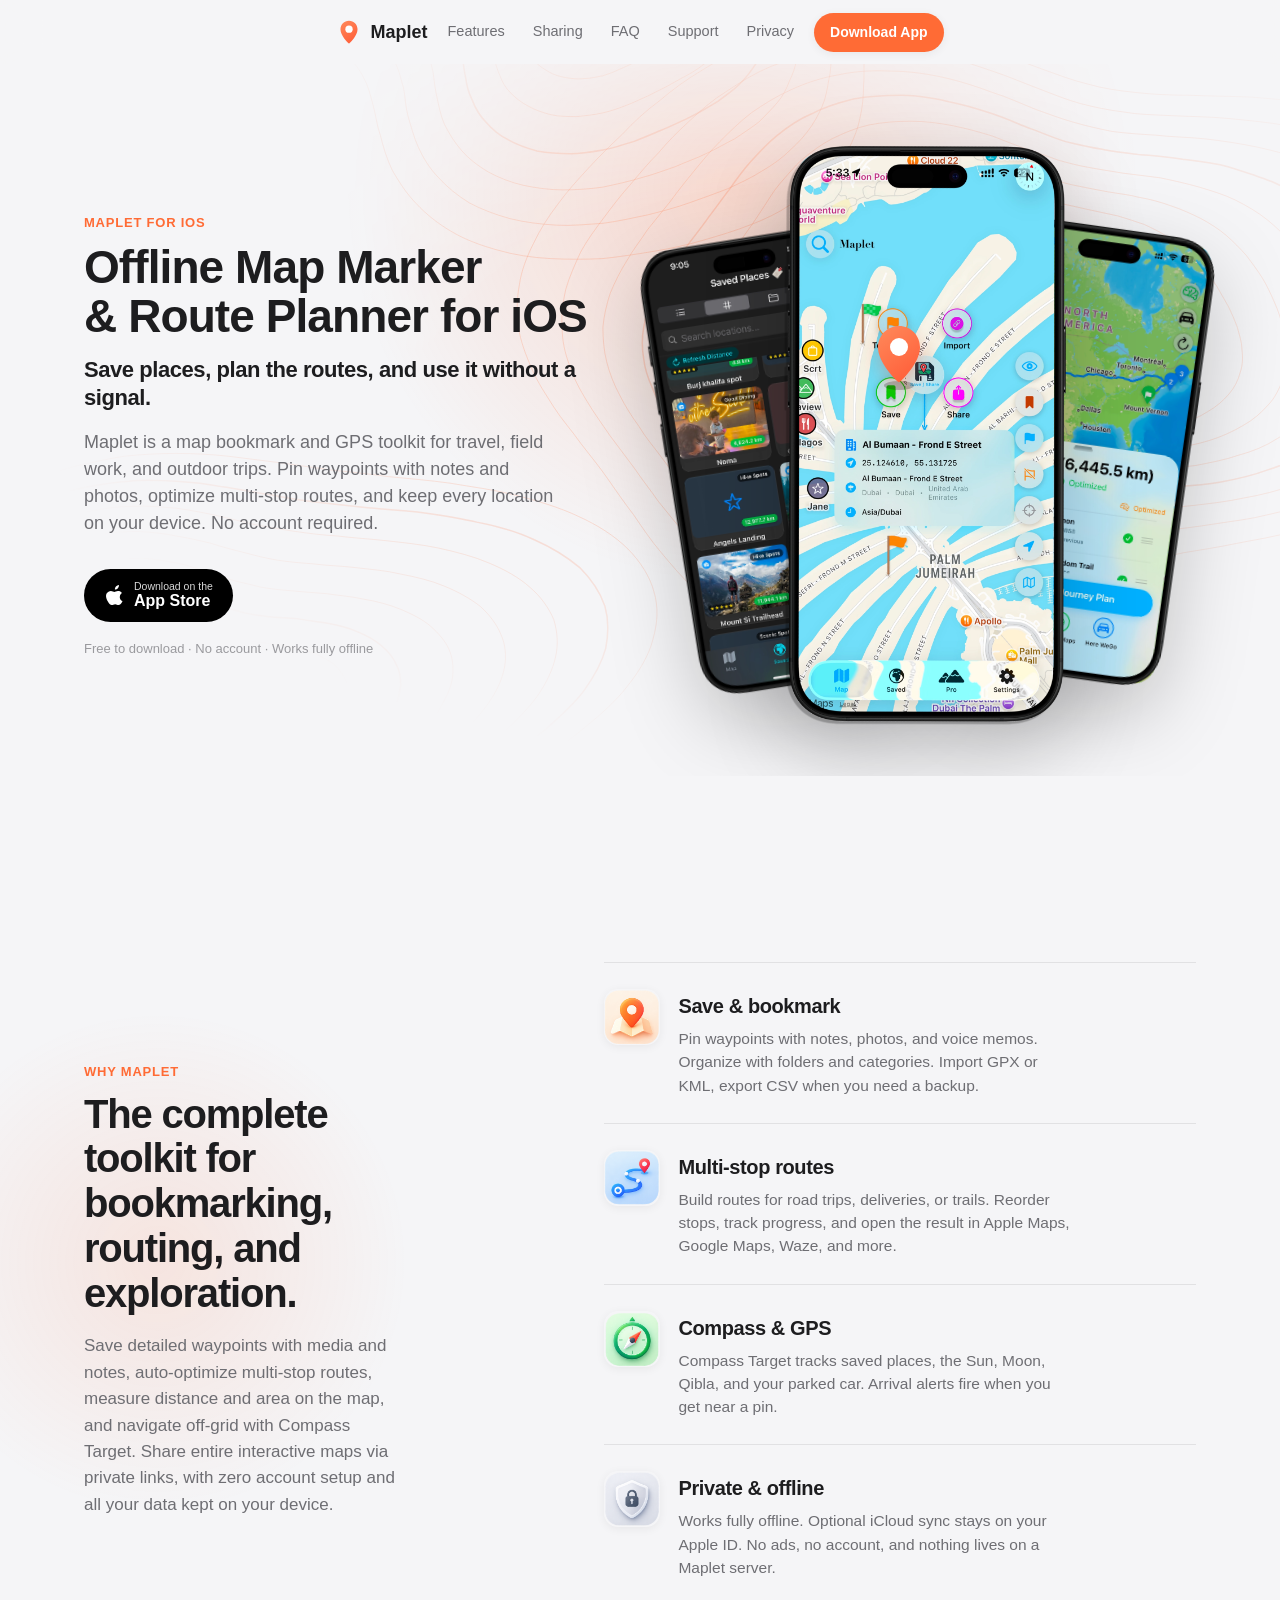
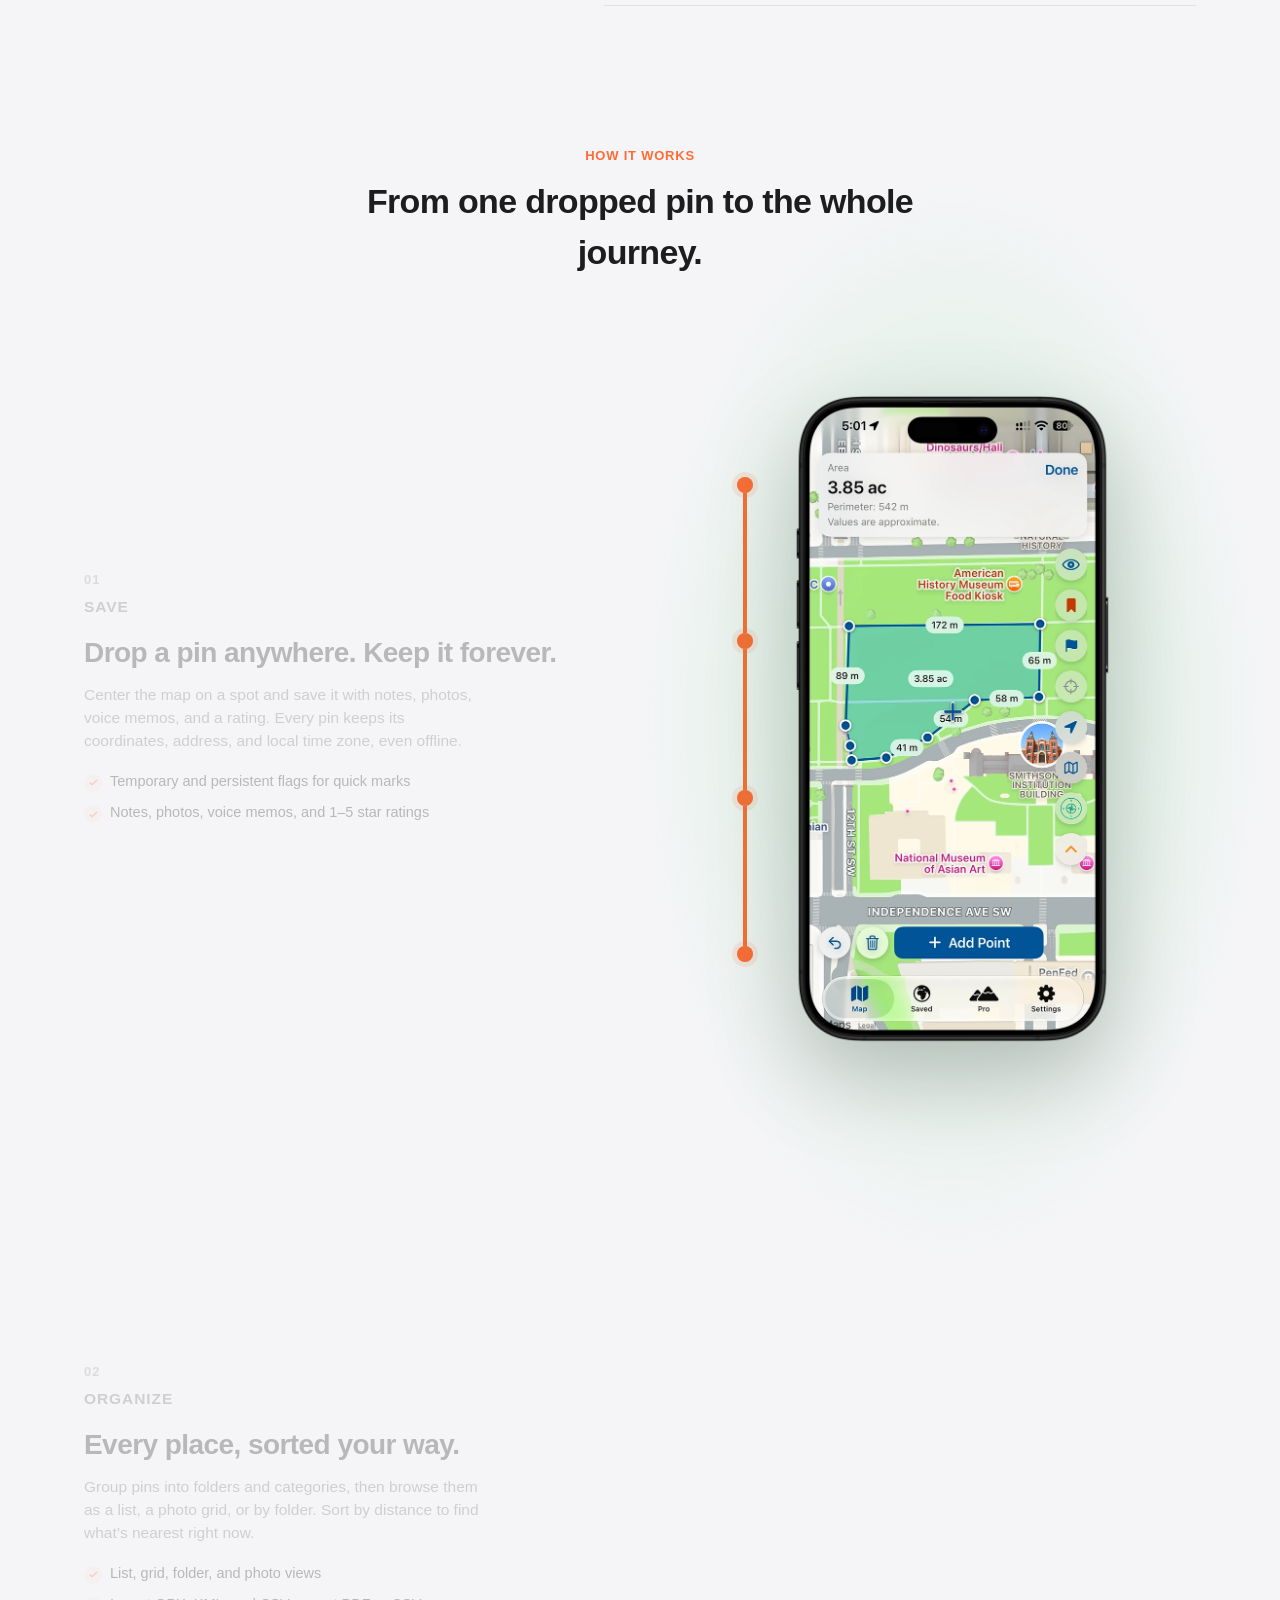
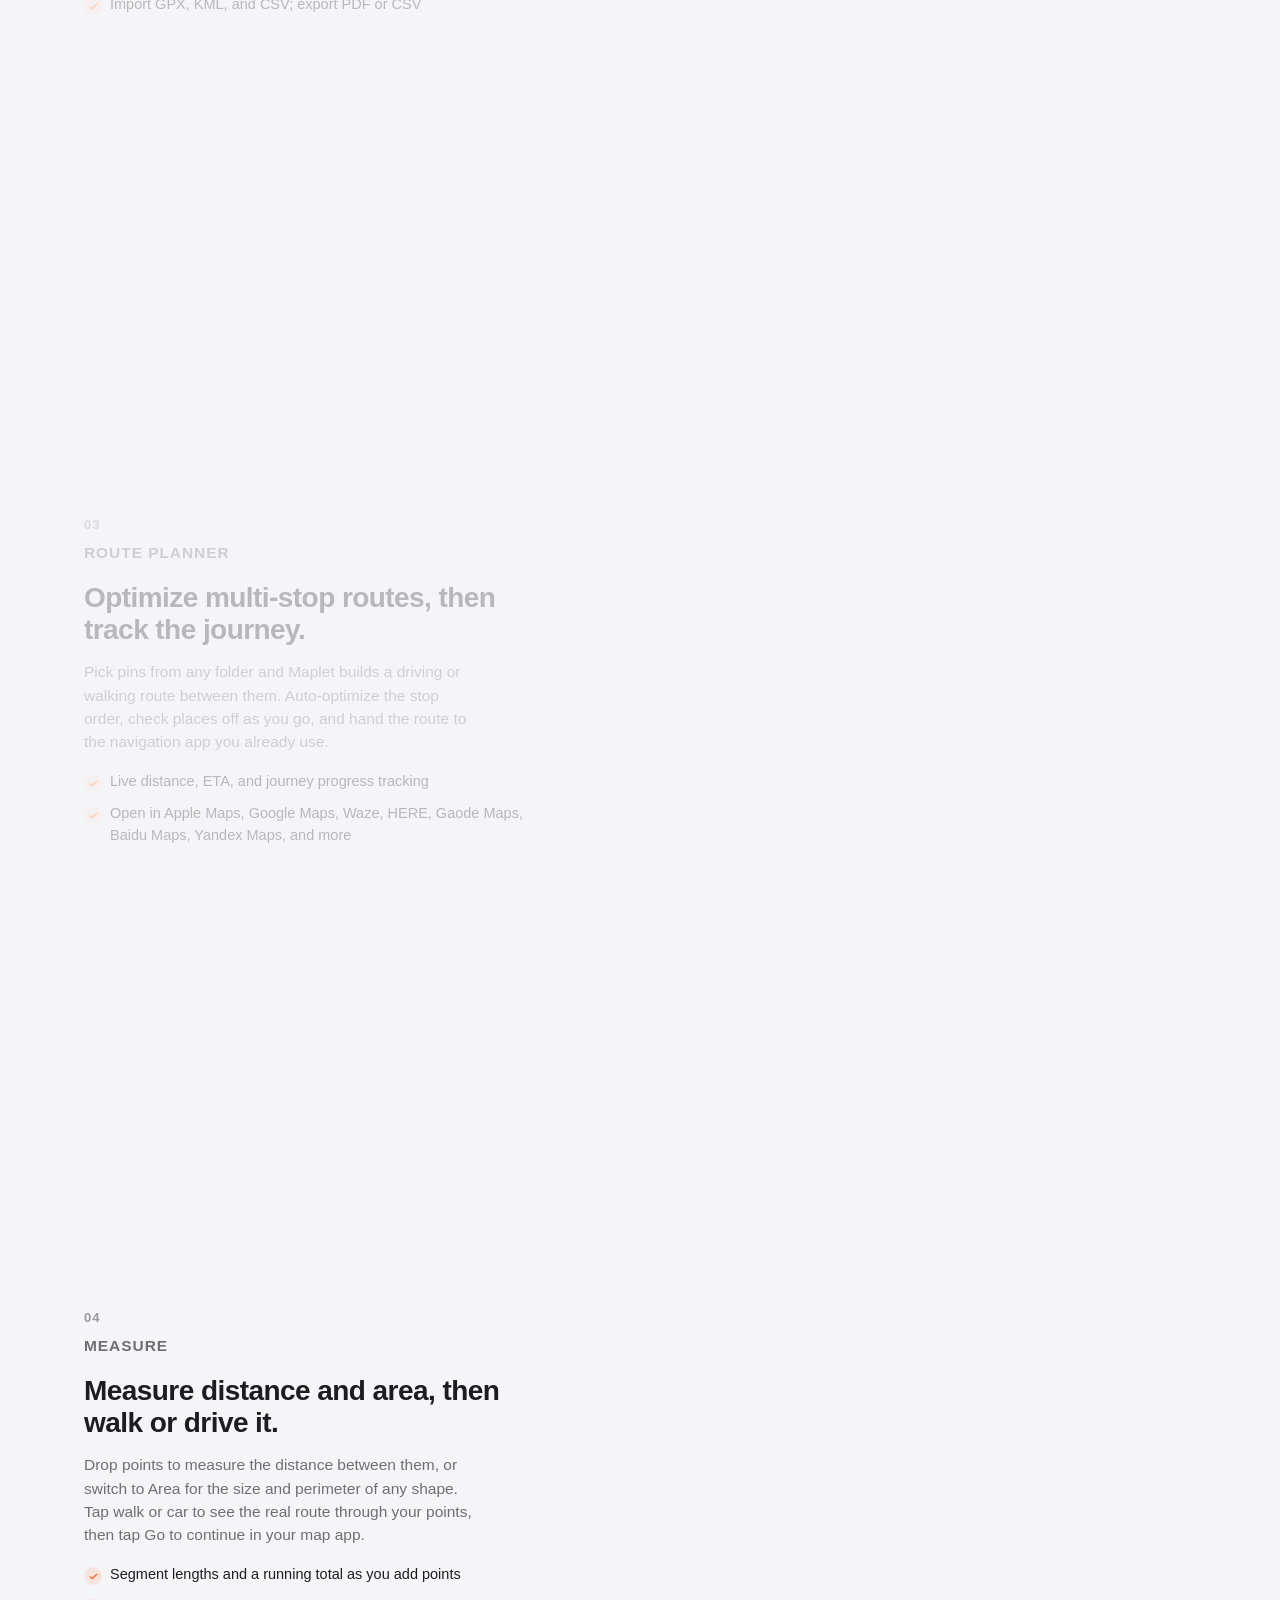
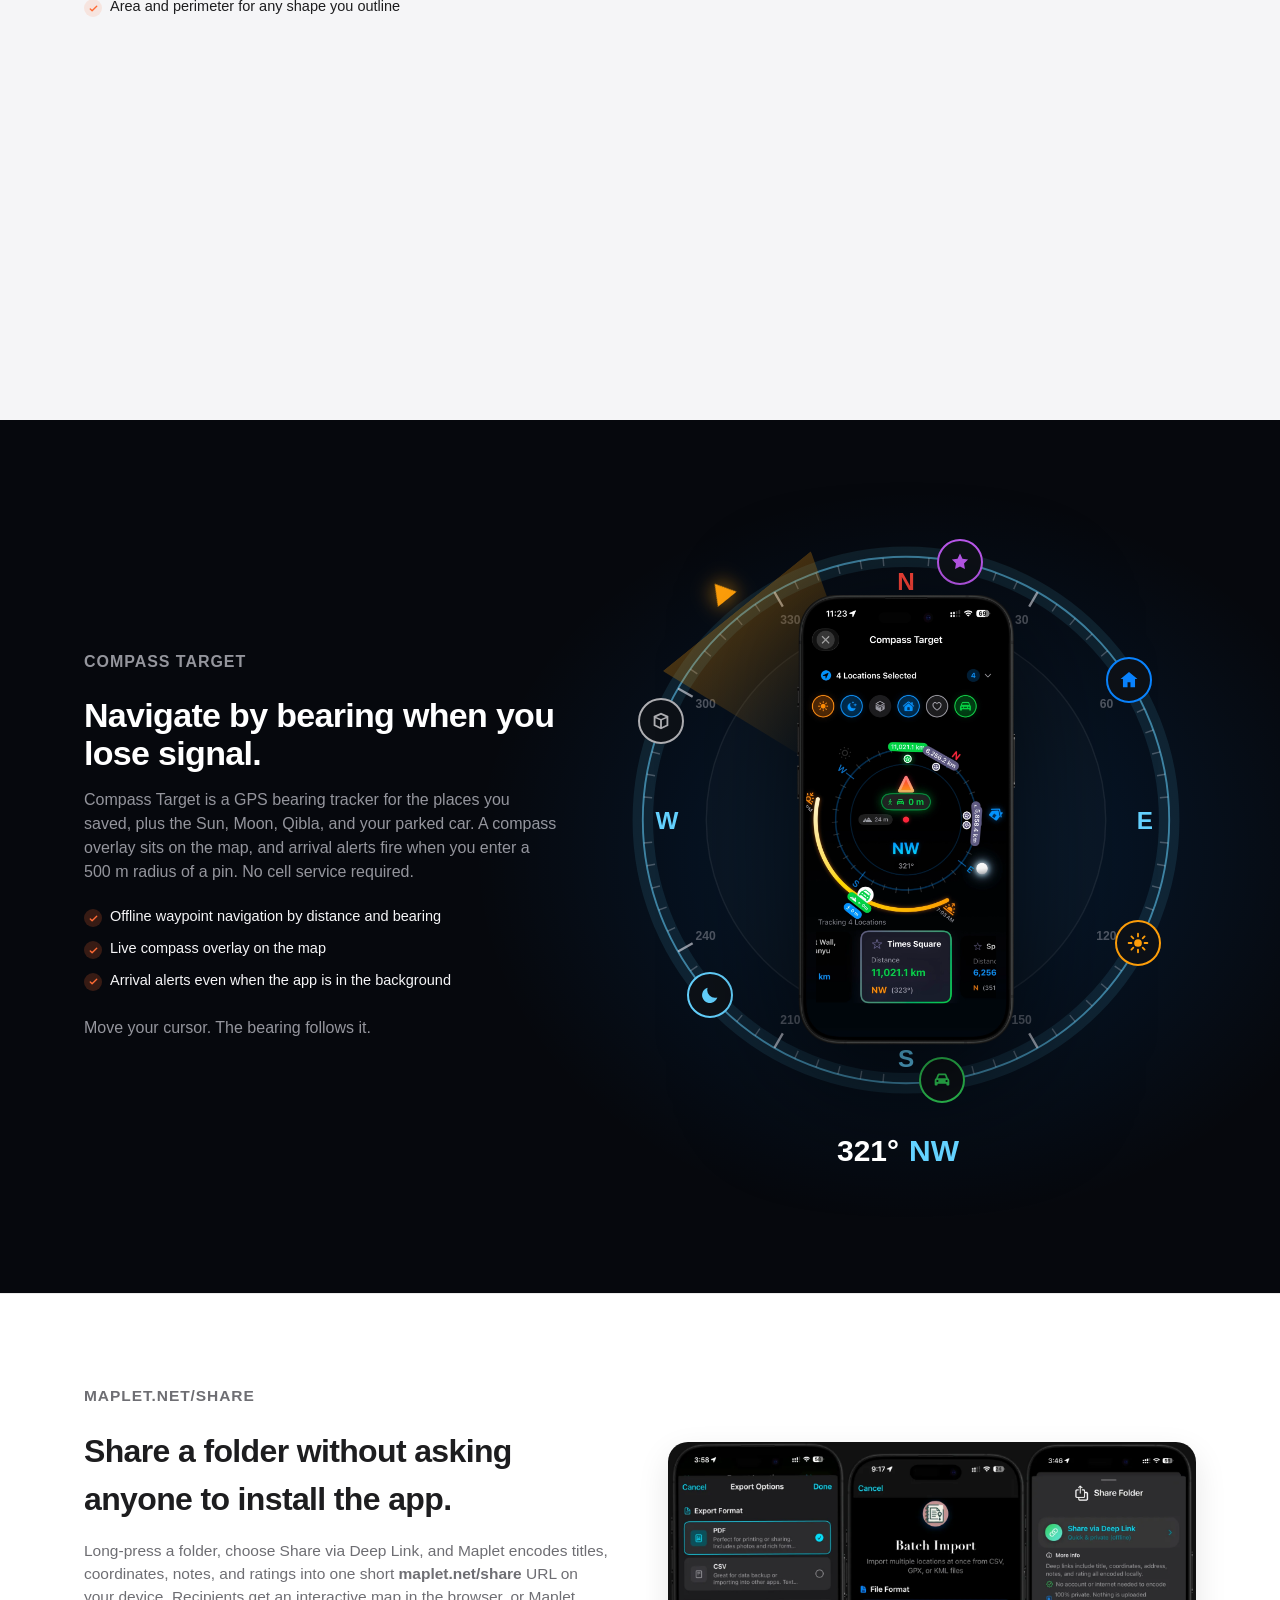
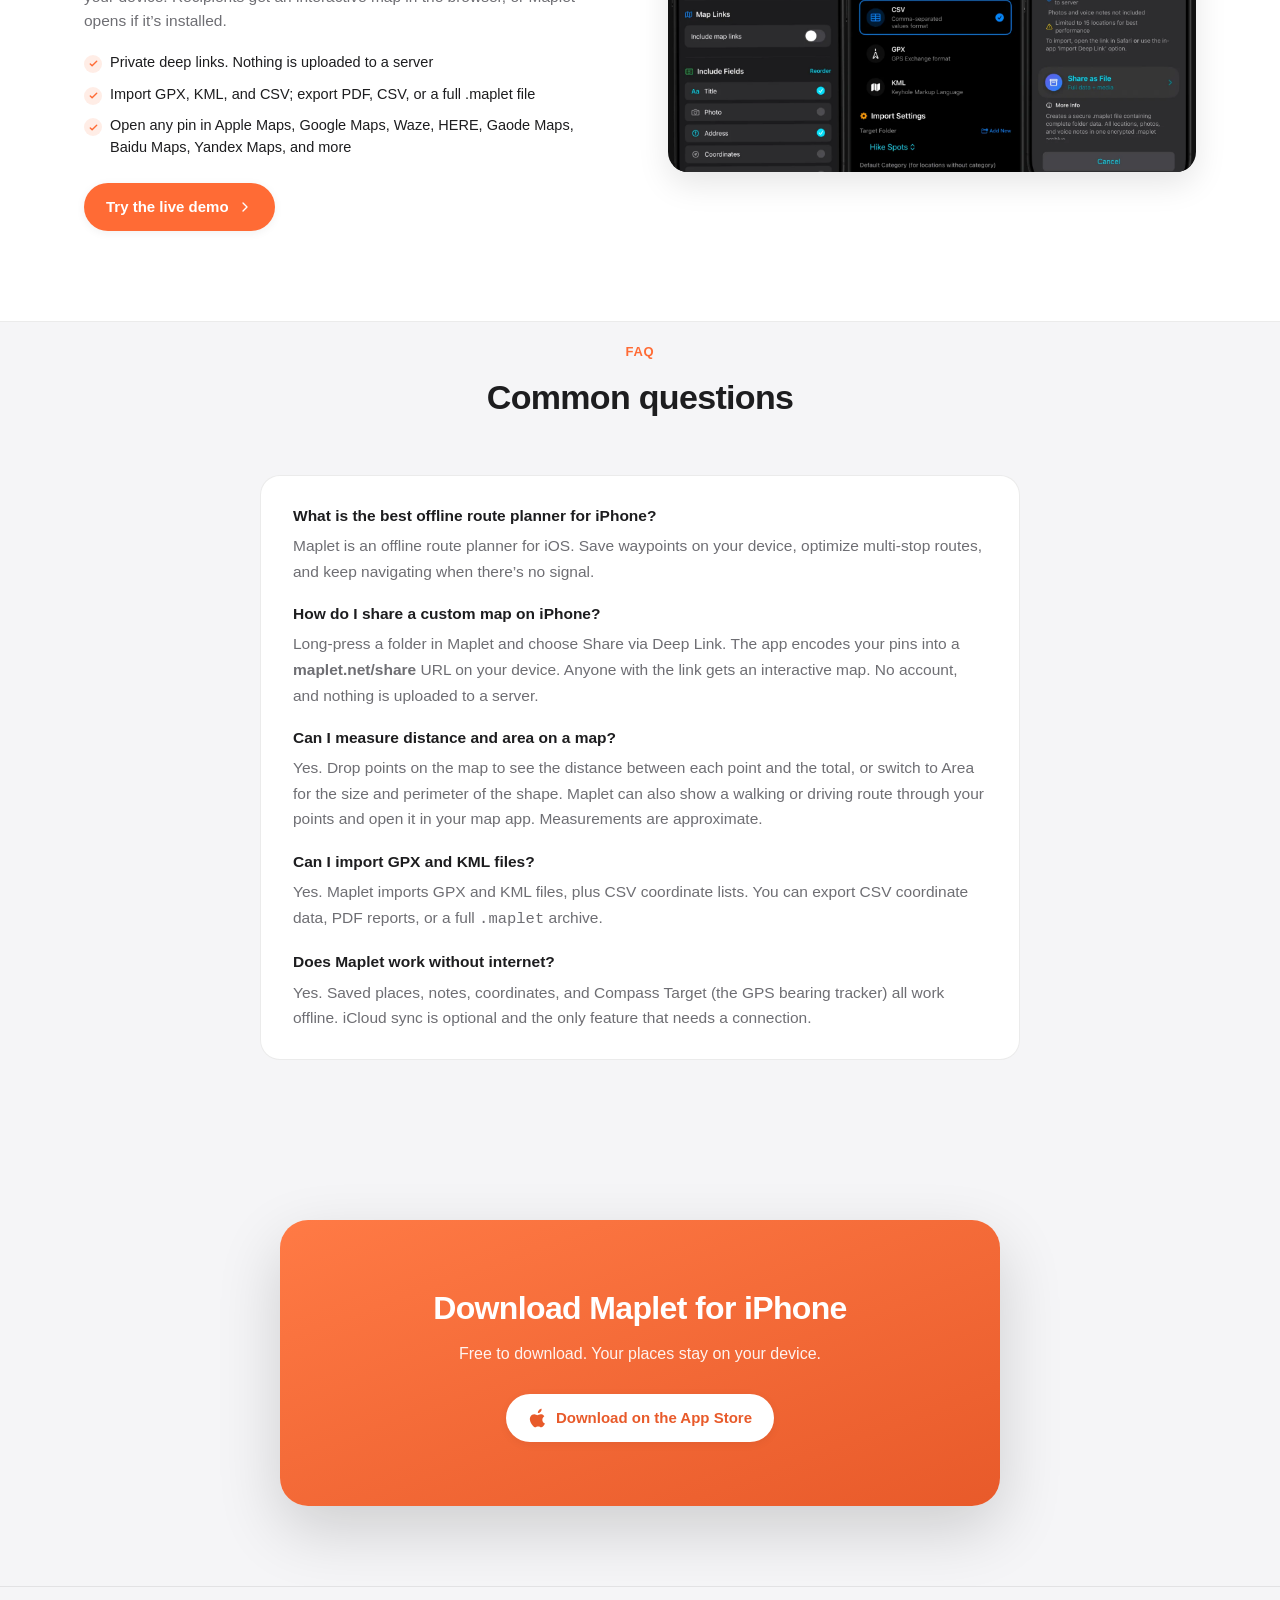
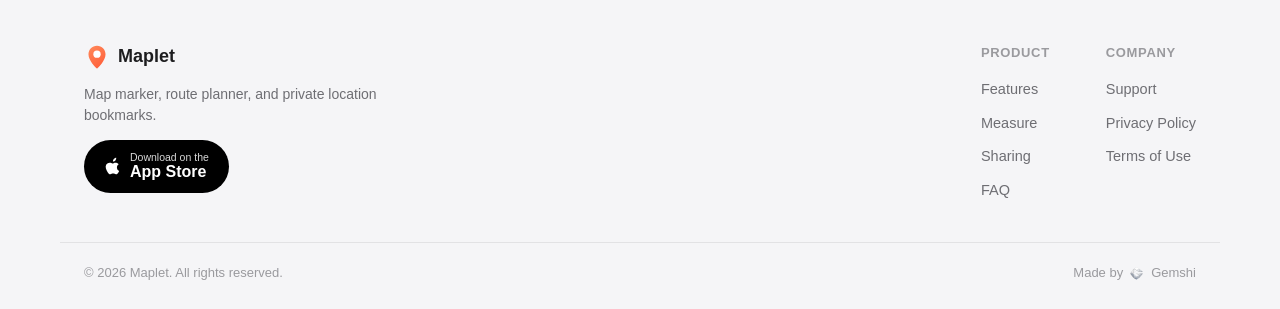
<file: index.html>
<!DOCTYPE html>
<html lang="en">
<head>
  <meta charset="UTF-8" />
  <meta name="viewport" content="width=device-width, initial-scale=1, viewport-fit=cover" />
  <title>Maplet: Map Location Marker, Compass Target &amp; Route Planner</title>
  <meta name="description" content="Pin your favorite places and navigate using any app. Maplet offers compass tracking, multi-stop route planning, and private offline folder sharing." />
  <meta name="theme-color" content="#F5F5F7" />

  <!-- Google tag (gtag.js) -->
  <link rel="preconnect" href="https://www.googletagmanager.com" />
  <script async src="https://www.googletagmanager.com/gtag/js?id=G-S4Z6WJTWKN" data-cfasync="false"></script>
  <script data-cfasync="false">
    window.dataLayer = window.dataLayer || [];
    function gtag(){ window.dataLayer.push(arguments); }
    window.gtag = gtag;
    gtag('js', new Date());
    gtag('config', 'G-S4Z6WJTWKN', {
      send_page_view: true,
      debug_mode: /[?&]ga_debug=1(?:&|$)/.test(location.search)
    });
  </script>

  <link rel="canonical" href="https://maplet.net/" />
  <link rel="icon" href="/favicon.ico" sizes="any" />
  <link rel="icon" type="image/png" sizes="144x144" href="/images/icon-144.png" />
  <link rel="apple-touch-icon" href="/images/apple-touch-icon.png" />

  <!-- Social preview -->
  <meta property="og:type" content="website" />
  <meta property="og:url" content="https://maplet.net/" />
  <meta property="og:title" content="Maplet: Offline Map Marker &amp; Route Planner for iOS" />
  <meta property="og:description" content="Offline map marker, waypoint saver, and multi-stop route planner. Private, works offline, no account required." />
  <meta property="og:image" content="https://maplet.net/images/MapletScr1.webp" />
  <meta property="og:site_name" content="Maplet" />
  <meta property="og:image:alt" content="Maplet map screen with Save, Share, and flag actions" />
  <meta name="twitter:card" content="summary_large_image" />
  <meta name="twitter:title" content="Maplet: Offline Map Marker &amp; Route Planner for iOS" />
  <meta name="twitter:description" content="Offline map marker, waypoint saver, and multi-stop route planner. Private, works offline, no account required." />
  <meta name="twitter:image" content="https://maplet.net/images/MapletScr1.webp" />
  <meta name="apple-itunes-app" content="app-id=6748853120" />

  <script type="application/ld+json">
  {
    "@context": "https://schema.org",
    "@type": "WebSite",
    "name": "Maplet",
    "url": "https://maplet.net",
    "description": "Offline map marker, waypoint saver, and multi-stop route planner."
  }
  </script>
  <script type="application/ld+json">
  {
    "@context": "https://schema.org",
    "@type": "MobileApplication",
    "name": "Maplet",
    "alternateName": "Maplet: Map Location Marker, Compass Target & Route Planner",
    "operatingSystem": "iOS",
    "applicationCategory": "NavigationApplication",
    "description": "Offline map marker, waypoint saver, compass target and multi-stop route planner for iPhone. Private, no account required.",
    "url": "https://maplet.net/",
    "downloadUrl": "https://apps.apple.com/app/id6748853120",
    "installUrl": "https://apps.apple.com/app/id6748853120",
    "image": "https://maplet.net/images/MapletScreenshot1.webp",
    "screenshot": [
      "https://maplet.net/images/MapletScreenshot1.webp",
      "https://maplet.net/images/MapletScreenshot2.webp",
      "https://maplet.net/images/MapletScreenshot4.webp",
      "https://maplet.net/images/MapletScreenshot5.webp",
      "https://maplet.net/images/MapletScreenshot6.webp"
    ],
    "offers": { "@type": "Offer", "price": "0", "priceCurrency": "USD" },
    "publisher": { "@id": "https://gemshi.com/#org" }
  }
  </script>
  <script type="application/ld+json">
  {
    "@context": "https://schema.org",
    "@type": "Organization",
    "@id": "https://gemshi.com/#org",
    "name": "Gemshi",
    "url": "https://gemshi.com/",
    "logo": "https://maplet.net/images/apple-touch-icon.png"
  }
  </script>
  <script type="application/ld+json">
  {
    "@context": "https://schema.org",
    "@type": "FAQPage",
    "mainEntity": [
      {
        "@type": "Question",
        "name": "What is the best offline route planner for iPhone?",
        "acceptedAnswer": {
          "@type": "Answer",
          "text": "Maplet is an offline route planner for iOS. Save waypoints on your device, build multi-stop routes, and navigate without cell service using Compass Target, a GPS bearing tracker for waypoint navigation."
        }
      },
      {
        "@type": "Question",
        "name": "How do I share a custom map on iPhone?",
        "acceptedAnswer": {
          "@type": "Answer",
          "text": "In Maplet, long-press a folder and choose Share via Deep Link. Maplet encodes your pins into a maplet.net/share URL on your device. Anyone with the link can open an interactive map in a browser, or in Maplet if the app is installed. Nothing is uploaded to a server."
        }
      },
      {
        "@type": "Question",
        "name": "Can I measure distance and area on a map with Maplet?",
        "acceptedAnswer": {
          "@type": "Answer",
          "text": "Yes. Drop points on the map to see the distance between each point and the total, or switch to Area for the size and perimeter of the shape. Maplet can also show a walking or driving route through your points and open it in your map app. Measurements are approximate."
        }
      },
      {
        "@type": "Question",
        "name": "Can I import GPX and KML files into Maplet?",
        "acceptedAnswer": {
          "@type": "Answer",
          "text": "Yes. Maplet can import GPX and KML files, as well as CSV lists of coordinates. You can also export CSV coordinate data, PDF reports, or a full .maplet archive."
        }
      },
      {
        "@type": "Question",
        "name": "Does Maplet work without internet?",
        "acceptedAnswer": {
          "@type": "Answer",
          "text": "Yes. Saved places, notes, coordinates, and Compass Target waypoint navigation work without a data connection. Optional iCloud sync is the only feature that needs the network."
        }
      }
    ]
  }
  </script>

  <link rel="preconnect" href="https://apps.apple.com" />
  <link rel="stylesheet" href="/styles.css" />
</head>
<body data-analytics="index">

  <!-- ===================================================================
       Header
       =================================================================== -->
  <header class="site-header" id="siteHeader">
    <div class="wrap header-inner">
      <a href="#top" class="brand">
        <span class="brand-mark" aria-hidden="true">
          <svg viewBox="0 0 32 32" fill="none" xmlns="http://www.w3.org/2000/svg">
            <path d="M16 2C10 2 5.5 6.8 5.5 12.6c0 7.8 9 16.4 10 17.3.3.3.7.3 1 0 1-.9 10-9.5 10-17.3C26.5 6.8 22 2 16 2Z" fill="url(#pinGradient)"/>
            <circle cx="16" cy="12.5" r="4.5" fill="#fff"/>
            <defs>
              <linearGradient id="pinGradient" x1="5.5" y1="2" x2="26.5" y2="29.9" gradientUnits="userSpaceOnUse">
                <stop stop-color="#FF8A5B"/>
                <stop offset="1" stop-color="#FF5A36"/>
              </linearGradient>
            </defs>
          </svg>
        </span>
        <span class="brand-name">Maplet</span>
      </a>

      <nav class="main-nav" id="mainNav">
        <a href="#features">Features</a>
        <a href="#share-showcase">Sharing</a>
        <a href="#faq">FAQ</a>
        <a href="/support">Support</a>
        <a href="/privacy">Privacy</a>
      </nav>

      <div class="header-actions">
        <a class="btn btn-primary btn-sm" href="https://apps.apple.com/app/id6748853120" target="_blank" rel="noopener" data-analytics-placement="header">
          Download App
        </a>
        <button class="nav-toggle" id="navToggle" aria-label="Toggle menu" aria-expanded="false" aria-controls="mainNav">
          <span></span><span></span><span></span>
        </button>
      </div>
    </div>
  </header>

  <main id="top">

    <!-- =================================================================
         Hero
         ================================================================= -->
    <section class="hero" id="hero">
      <div class="hero-bg" aria-hidden="true">
        <img class="hero-contours" src="images/hero-contours.svg" alt="" width="1600" height="1000" />
        <div class="hero-glow"></div>
      </div>
      <div class="wrap hero-inner">
        <div class="hero-copy">
          <p class="eyebrow hero-in" style="--d: 0s">Maplet for iOS</p>
          <h1 class="hero-title">
            <span class="line"><span style="--d: .05s">Offline Map Marker</span></span>
            <span class="line"><span style="--d: .15s">&amp; Route Planner for iOS</span></span>
          </h1>
          <p class="hero-punch hero-in" style="--d: .35s">Save places, plan the routes, and use it without a signal.</p>
          <p class="hero-sub hero-in" style="--d: .45s">
            Maplet is a map bookmark and GPS toolkit for travel, field work, and outdoor trips.
            Pin waypoints with notes and photos, optimize multi-stop routes, and keep every location
            on your device. No account required.
          </p>

          <div class="hero-ctas hero-in" style="--d: .55s">
            <a class="btn btn-appstore" href="https://apps.apple.com/app/id6748853120" target="_blank" rel="noopener" data-analytics-placement="hero">
              <svg viewBox="0 0 24 24" width="22" height="22" aria-hidden="true">
                <path fill="currentColor" d="M16.365 1.43c0 1.14-.493 2.27-1.177 3.08-.744.9-1.99 1.57-2.987 1.57-.12 0-.23-.02-.3-.03-.01-.06-.04-.22-.04-.39 0-1.15.572-2.27 1.206-2.98.804-.94 2.142-1.64 3.248-1.68.03.13.05.28.05.43zm4.565 15.71c-.03.07-.463 1.58-1.518 3.12-.94 1.36-1.93 2.72-3.48 2.75-1.52.03-2.01-.89-3.75-.89-1.73 0-2.28.87-3.72.92-1.5.05-2.64-1.47-3.59-2.83C2.79 17.09 1.2 12.98 3.02 10.16c.98-1.5 2.68-2.5 4.5-2.53 1.5-.03 2.94.98 3.75.98.81 0 2.54-1.22 4.28-1.04.73.03 2.77.3 4.09 2.24-.11.07-2.44 1.42-2.44 4.32.01 3.45 3.05 4.55 3.09 4.57z"/>
              </svg>
              <span class="appstore-text">
                <small>Download on the</small>
                App Store
              </span>
            </a>
          </div>

          <p class="hero-trust hero-in" style="--d: .65s">Free to download · No account · Works fully offline</p>
        </div>

        <div class="hero-stage" id="heroStage">
          <div class="hero-rig" id="heroRig">
            <div class="hero-phone hero-phone--left" style="--depth: -14">
              <div class="hero-phone-inner">
                <img src="images/MapletScreenshot2.webp" alt="Maplet Saved Places grid with photo cards, ratings, and distances" width="837" height="1718" fetchpriority="low" />
              </div>
            </div>
            <div class="hero-phone hero-phone--right" style="--depth: -10">
              <div class="hero-phone-inner">
                <img src="images/MapletScreenshot4.webp" alt="Maplet optimized driving route across North America with numbered stops" width="886" height="1816" fetchpriority="low" />
              </div>
            </div>
            <div class="hero-phone hero-phone--center" style="--depth: 18">
              <div class="hero-phone-inner">
                <img src="images/MapletScreenshot1.webp" alt="Maplet map screen with Save, Share, and flag actions over Palm Jumeirah, Dubai" width="1169" height="2164" fetchpriority="high" />
              </div>
            </div>
            <div class="hero-pin" style="--depth: 34" aria-hidden="true">
              <div class="hero-pin-float">
                <span class="hero-pin-ripple"></span>
                <span class="hero-pin-ripple"></span>
                <span class="hero-pin-shadow"></span>
                <svg class="hero-pin-mark" viewBox="0 0 32 32" fill="none" xmlns="http://www.w3.org/2000/svg">
                  <path d="M16 2C10 2 5.5 6.8 5.5 12.6c0 7.8 9 16.4 10 17.3.3.3.7.3 1 0 1-.9 10-9.5 10-17.3C26.5 6.8 22 2 16 2Z" fill="url(#heroPinGradient)"/>
                  <circle cx="16" cy="12.5" r="4.5" fill="#fff"/>
                  <defs>
                    <linearGradient id="heroPinGradient" x1="5.5" y1="2" x2="26.5" y2="29.9" gradientUnits="userSpaceOnUse">
                      <stop stop-color="#FF8A5B"/>
                      <stop offset="1" stop-color="#FF5A36"/>
                    </linearGradient>
                  </defs>
                </svg>
              </div>
            </div>
          </div>
        </div>
      </div>
    </section>

    <div class="wrap route-connector" data-route aria-hidden="true">
      <svg viewBox="0 0 1000 160" preserveAspectRatio="none">
        <path class="route-path" d="M160 6 C 160 96, 840 60, 840 154" />
      </svg>
      <span class="route-stop route-stop--a"></span>
      <span class="route-stop route-stop--b"></span>
    </div>

    <!-- =================================================================
         Features
         ================================================================= -->
    <section class="features" id="features">
      <div class="wrap features-inner">
        <div class="features-intro" data-reveal>
          <p class="eyebrow">Why Maplet</p>
          <h2>The complete toolkit for bookmarking, routing, and exploration.</h2>
          <p class="features-lede">
            Save detailed waypoints with media and notes, auto-optimize multi-stop routes, measure distance and area on the map, and navigate off-grid with Compass Target. Share entire interactive maps via private links, with zero account setup and all your data kept on your device.
          </p>
        </div>

        <ol class="capability-list" data-reveal>
          <li class="capability-item">
            <span class="capability-mark" aria-hidden="true">
              <img src="images/mapletSaveLocations.svg" alt="" width="32" height="32" loading="lazy" />
            </span>
            <div class="capability-copy">
              <h3>Save &amp; bookmark</h3>
              <p>Pin waypoints with notes, photos, and voice memos. Organize with folders and categories. Import GPX or KML, export CSV when you need a backup.</p>
            </div>
          </li>

          <li class="capability-item">
            <span class="capability-mark" aria-hidden="true">
              <img src="images/multiStopRoutes.svg" alt="" width="32" height="32" loading="lazy" />
            </span>
            <div class="capability-copy">
              <h3>Multi-stop routes</h3>
              <p>Build routes for road trips, deliveries, or trails. Reorder stops, track progress, and open the result in Apple Maps, Google Maps, Waze, and more.</p>
            </div>
          </li>

          <li class="capability-item">
            <span class="capability-mark" aria-hidden="true">
              <img src="images/locationOnCompass.svg" alt="" width="32" height="32" loading="lazy" />
            </span>
            <div class="capability-copy">
              <h3>Compass &amp; GPS</h3>
              <p>Compass Target tracks saved places, the Sun, Moon, Qibla, and your parked car. Arrival alerts fire when you get near a pin.</p>
            </div>
          </li>

          <li class="capability-item">
            <span class="capability-mark" aria-hidden="true">
              <img src="images/privateOffline.svg" alt="" width="32" height="32" loading="lazy" />
            </span>
            <div class="capability-copy">
              <h3>Private &amp; offline</h3>
              <p>Works fully offline. Optional iCloud sync stays on your Apple ID. No ads, no account, and nothing lives on a Maplet server.</p>
            </div>
          </li>
        </ol>
      </div>
    </section>

    <!-- =================================================================
         Showcase rows
         ================================================================= -->
    <section class="story" id="story">
      <div class="wrap">
        <div class="section-heading" data-reveal>
          <p class="eyebrow">How it works</p>
          <h2>From one dropped pin to the whole journey.</h2>
        </div>

        <div class="story-grid">
          <ol class="story-steps">
            <li class="story-step" data-step="0" id="save" data-reveal>
              <div class="story-copy">
                <span class="story-num">01</span>
                <p class="eyebrow">Save</p>
                <h3>Drop a pin anywhere. Keep it forever.</h3>
                <p>
                  Center the map on a spot and save it with notes, photos, voice memos, and a rating.
                  Every pin keeps its coordinates, address, and local time zone, even offline.
                </p>
                <ul class="checklist">
                  <li>Temporary and persistent flags for quick marks</li>
                  <li>Notes, photos, voice memos, and 1–5 star ratings</li>
                </ul>
              </div>
              <img class="story-shot-inline" src="images/MapletScreenshot1.webp" alt="Maplet map screen with Save, Share, and flag actions over Palm Jumeirah, Dubai" width="1169" height="2164" loading="lazy" />
            </li>

            <li class="story-step" data-step="1" id="organize" data-reveal>
              <div class="story-copy">
                <span class="story-num">02</span>
                <p class="eyebrow">Organize</p>
                <h3>Every place, sorted your way.</h3>
                <p>
                  Group pins into folders and categories, then browse them as a list, a photo grid,
                  or by folder. Sort by distance to find what’s nearest right now.
                </p>
                <ul class="checklist">
                  <li>List, grid, folder, and photo views</li>
                  <li>Import GPX, KML, and CSV; export PDF or CSV</li>
                </ul>
              </div>
              <img class="story-shot-inline" src="images/MapletScreenshot2.webp" alt="Maplet Saved Places grid with photo cards, ratings, and distances" width="837" height="1718" loading="lazy" />
            </li>

            <li class="story-step" data-step="2" id="routes" data-reveal>
              <div class="story-copy">
                <span class="story-num">03</span>
                <p class="eyebrow">Route planner</p>
                <h3>Optimize multi-stop routes, then track the journey.</h3>
                <p>
                  Pick pins from any folder and Maplet builds a driving or walking route between them.
                  Auto-optimize the stop order, check places off as you go, and hand the route to the
                  navigation app you already use.
                </p>
                <ul class="checklist">
                  <li>Live distance, ETA, and journey progress tracking</li>
                  <li>Open in Apple Maps, Google Maps, Waze, HERE, Gaode Maps, Baidu Maps, Yandex Maps, and more</li>
                </ul>
              </div>
              <img class="story-shot-inline" src="images/MapletScreenshot4.webp" alt="Maplet optimized driving route across North America with numbered stops and a Save as Journey Plan button" width="886" height="1816" loading="lazy" />
            </li>

            <li class="story-step" data-step="3" id="measure" data-reveal>
              <div class="story-copy">
                <span class="story-num">04</span>
                <p class="eyebrow">Measure</p>
                <h3>Measure distance and area, then walk or drive it.</h3>
                <p>
                  Drop points to measure the distance between them, or switch to Area for the size
                  and perimeter of any shape. Tap walk or car to see the real route through your
                  points, then tap Go to continue in your map app.
                </p>
                <ul class="checklist">
                  <li>Segment lengths and a running total as you add points</li>
                  <li>Area and perimeter for any shape you outline</li>
                </ul>
              </div>
              <img class="story-shot-inline" src="images/MapletScreenshot5.webp" alt="Maplet measuring the area of a park in Washington, D.C.: 3.85 acres with a 542 m perimeter" width="678" height="1349" loading="lazy" />
            </li>
          </ol>

          <div class="story-stage">
            <div class="story-sticky">
              <div class="story-rail" aria-hidden="true">
                <span class="story-rail-fill" id="storyRailFill"></span>
                <span class="story-rail-stop" data-step="0"></span>
                <span class="story-rail-stop" data-step="1"></span>
                <span class="story-rail-stop" data-step="2"></span>
                <span class="story-rail-stop" data-step="3"></span>
              </div>
              <div class="story-phone">
                <span class="story-glow" data-step="0" aria-hidden="true"></span>
                <span class="story-glow" data-step="1" aria-hidden="true"></span>
                <span class="story-glow" data-step="2" aria-hidden="true"></span>
                <span class="story-glow" data-step="3" aria-hidden="true"></span>
                <img class="story-shot is-active" data-step="0" data-fit="padded" src="images/MapletScreenshot1.webp" alt="Maplet map screen with Save, Share, and flag actions" width="1169" height="2164" loading="lazy" />
                <img class="story-shot" data-step="1" src="images/MapletScreenshot2.webp" alt="Maplet Saved Places photo grid" width="837" height="1718" loading="lazy" />
                <img class="story-shot" data-step="2" src="images/MapletScreenshot4.webp" alt="Maplet optimized multi-stop driving route" width="886" height="1816" loading="lazy" />
                <img class="story-shot" data-step="3" src="images/MapletScreenshot5.webp" alt="Maplet area measurement of 3.85 acres" width="678" height="1349" loading="lazy" />
              </div>
            </div>
          </div>
        </div>
      </div>
    </section>

    <div class="wrap route-connector route-connector--flip" data-route aria-hidden="true">
      <svg viewBox="0 0 1000 160" preserveAspectRatio="none">
        <path class="route-path" d="M840 6 C 840 96, 160 60, 160 154" />
      </svg>
      <span class="route-stop route-stop--a"></span>
      <span class="route-stop route-stop--b"></span>
    </div>

    <!-- Fades the whole screen to night while the Compass section is in view
         (opacity only; driven by a CSS scroll timeline where supported). -->
    <div class="lights-out" aria-hidden="true"></div>

    <section class="compass-section" id="compass">
      <div class="wrap compass-inner">
        <div class="compass-copy" data-reveal>
          <p class="eyebrow">Compass Target</p>
          <h2>Navigate by bearing when you lose signal.</h2>
          <p>
            Compass Target is a GPS bearing tracker for the places you saved, plus the Sun, Moon,
            Qibla, and your parked car. A compass overlay sits on the map, and arrival alerts fire
            when you enter a 500&nbsp;m radius of a pin. No cell service required.
          </p>
          <ul class="checklist">
            <li>Offline waypoint navigation by distance and bearing</li>
            <li>Live compass overlay on the map</li>
            <li>Arrival alerts even when the app is in the background</li>
          </ul>
          <p class="compass-hint">Move your cursor. The bearing follows it.</p>
        </div>

        <div class="compass-stage" data-reveal="zoom">
          <div class="compass-dial" id="compassDial">
            <svg class="compass-ring" viewBox="0 0 600 600" aria-hidden="true">
              <circle class="dial-halo" cx="300" cy="300" r="282" />
              <circle class="dial-rim" cx="300" cy="300" r="282" />
              <circle class="dial-inner" cx="300" cy="300" r="214" />
              <path class="dial-minor" d="M324.6 19.1L323.8 28M349 22.3L347.4 31.1M373 27.6L370.7 36.3M396.4 35L393.4 43.5M419.2 44.4L415.4 52.6M461.7 69L456.6 76.4M481.3 84L475.5 90.9M499.4 100.6L493 107M516 118.7L509.1 124.5M531 138.3L523.6 143.4M555.6 180.8L547.4 184.6M565 203.6L556.5 206.6M572.4 227L563.7 229.3M577.7 251L568.9 252.6M580.9 275.4L572 276.2M580.9 324.6L572 323.8M577.7 349L568.9 347.4M572.4 373L563.7 370.7M565 396.4L556.5 393.4M555.6 419.2L547.4 415.4M531 461.7L523.6 456.6M516 481.3L509.1 475.5M499.4 499.4L493 493M481.3 516L475.5 509.1M461.7 531L456.6 523.6M419.2 555.6L415.4 547.4M396.4 565L393.4 556.5M373 572.4L370.7 563.7M349 577.7L347.4 568.9M324.6 580.9L323.8 572M275.4 580.9L276.2 572M251 577.7L252.6 568.9M227 572.4L229.3 563.7M203.6 565L206.6 556.5M180.8 555.6L184.6 547.4M138.3 531L143.4 523.6M118.7 516L124.5 509.1M100.6 499.4L107 493M84 481.3L90.9 475.5M69 461.7L76.4 456.6M44.4 419.2L52.6 415.4M35 396.4L43.5 393.4M27.6 373L36.3 370.7M22.3 349L31.1 347.4M19.1 324.6L28 323.8M19.1 275.4L28 276.2M22.3 251L31.1 252.6M27.6 227L36.3 229.3M35 203.6L43.5 206.6M44.4 180.8L52.6 184.6M69 138.3L76.4 143.4M84 118.7L90.9 124.5M100.6 100.6L107 107M118.7 84L124.5 90.9M138.3 69L143.4 76.4M180.8 44.4L184.6 52.6M203.6 35L206.6 43.5M227 27.6L229.3 36.3M251 22.3L252.6 31.1M275.4 19.1L276.2 28"/>
              <path class="dial-major" d="M441 55.8L432 71.4M544.2 159L528.6 168M544.2 441L528.6 432M441 544.2L432 528.6M159 544.2L168 528.6M55.8 441L71.4 432M55.8 159L71.4 168M159 55.8L168 71.4"/>
              <g class="dial-deg"><text x="424" y="85.2">30</text><text x="514.8" y="176">60</text><text x="514.8" y="424">120</text><text x="424" y="514.8">150</text><text x="176" y="514.8">210</text><text x="85.2" y="424">240</text><text x="85.2" y="176">300</text><text x="176" y="85.2">330</text></g>
              <g class="dial-cardinal">
                <text class="is-north" x="300" y="44">N</text>
                <text x="556" y="300">E</text>
                <text x="300" y="556">S</text>
                <text x="44" y="300">W</text>
              </g>
            </svg>

            <!-- Rotates around the dial center; only its transform changes -->
            <div class="compass-needle" aria-hidden="true">
              <span class="compass-beam"></span>
              <span class="compass-tip"></span>
            </div>

            <ul class="compass-targets" aria-label="Things Compass Target can point to">
              <li class="ct ct--star"  style="left: 59.8%; top: 4%"     data-bearing="12"><span class="ct-icon"><svg viewBox="0 0 24 24"><path d="M12 2.8l2.7 5.6 6.1.9-4.4 4.3 1 6.1L12 16.8l-5.4 2.9 1-6.1-4.4-4.3 6.1-.9L12 2.8z"/></svg></span><span class="ct-label">Saved place</span></li>
              <li class="ct ct--home"  style="left: 89.9%; top: 25.1%"  data-bearing="58"><span class="ct-icon"><svg viewBox="0 0 24 24"><path d="M12 3.2 2.8 11h2.6v9h5v-5.5h3.2V20h5v-9h2.6L12 3.2z"/></svg></span><span class="ct-label">Home</span></li>
              <li class="ct ct--sun"   style="left: 91.5%; top: 72.1%"  data-bearing="118"><span class="ct-icon"><svg viewBox="0 0 24 24"><circle cx="12" cy="12" r="4.2"/><path d="M12 1.8v3M12 19.2v3M1.8 12h3M19.2 12h3M4.8 4.8l2.1 2.1M17.1 17.1l2.1 2.1M4.8 19.2l2.1-2.1M17.1 6.9l2.1-2.1" stroke-width="2" stroke-linecap="round"/></svg></span><span class="ct-label">Sun</span></li>
              <li class="ct ct--car"   style="left: 56.5%; top: 96.5%"  data-bearing="172"><span class="ct-icon"><svg viewBox="0 0 24 24"><path d="M5.5 10.2 7 6.4C7.4 5.5 8.2 5 9.1 5h5.8c.9 0 1.7.5 2.1 1.4l1.5 3.8A2.5 2.5 0 0 1 20 12.5V17a1 1 0 0 1-1 1h-1.2a1 1 0 0 1-1-1v-1H7.2v1a1 1 0 0 1-1 1H5a1 1 0 0 1-1-1v-4.5a2.5 2.5 0 0 1 1.5-2.3zM7.6 10h8.8l-1.1-2.9a.7.7 0 0 0-.6-.4H9.3a.7.7 0 0 0-.6.4L7.6 10zM7 14.3a1.2 1.2 0 1 0 0-2.4 1.2 1.2 0 0 0 0 2.4zm10 0a1.2 1.2 0 1 0 0-2.4 1.2 1.2 0 0 0 0 2.4z"/></svg></span><span class="ct-label">Parked car</span></li>
              <li class="ct ct--moon"  style="left: 15.1%; top: 81.4%"  data-bearing="228"><span class="ct-icon"><svg viewBox="0 0 24 24"><path d="M20 14.6A8.5 8.5 0 0 1 9.4 4 8.5 8.5 0 1 0 20 14.6z"/></svg></span><span class="ct-label">Moon</span></li>
              <li class="ct ct--qibla" style="left: 6.4%;  top: 32.4%"  data-bearing="292"><span class="ct-icon"><svg viewBox="0 0 24 24"><path d="M12 3 4 6.5v10.8L12 21l8-3.7V6.5L12 3zm0 2.2 5.3 2.3L12 9.8 6.7 7.5 12 5.2zM6 9.1l5 2.2v7.2l-5-2.3V9.1zm7 9.4v-7.2l5-2.2v7.1l-5 2.3z"/></svg></span><span class="ct-label">Qibla</span></li>
            </ul>

            <div class="compass-phone">
              <img src="images/MapletScreenshot6.webp" alt="Maplet Compass Target screen tracking four locations, with Sun, Moon, Qibla, home and car targets around a compass heading NW 321°" width="812" height="1665" loading="lazy" />
            </div>
          </div>

          <p class="compass-readout" aria-hidden="true">
            <span class="compass-readout-deg" id="compassDeg">321°</span>
            <span class="compass-readout-dir" id="compassDir">NW</span>
          </p>
        </div>
      </div>
    </section>

    <!-- =================================================================
         Universal Link showcase
         ================================================================= -->
    <section class="share-showcase" id="share-showcase">
      <div class="wrap share-showcase-inner">
        <div class="share-copy" data-reveal>
          <p class="eyebrow">maplet.net/share</p>
          <h2>Share a folder without asking anyone to install the app.</h2>
          <p>
            Long-press a folder, choose Share via Deep Link, and Maplet encodes titles, coordinates,
            notes, and ratings into one short <strong>maplet.net/share</strong> URL on your device.
            Recipients get an interactive map in the browser, or Maplet opens if it’s installed.
          </p>

          <ul class="checklist">
            <li>Private deep links. Nothing is uploaded to a server</li>
            <li>Import GPX, KML, and CSV; export PDF, CSV, or a full .maplet file</li>
            <li>Open any pin in Apple Maps, Google Maps, Waze, HERE, Gaode Maps, Baidu Maps, Yandex Maps, and more</li>
          </ul>

          <a class="btn btn-primary" href="share/?data=[base64]">
            Try the live demo
            <svg viewBox="0 0 24 24" width="16" height="16" fill="none" stroke="currentColor" stroke-width="2" aria-hidden="true"><path stroke-linecap="round" stroke-linejoin="round" d="M9 6l6 6-6 6"/></svg>
          </a>
        </div>

        <div class="share-media" data-reveal="iris">
          <div class="share-media-frame">
            <img src="images/MapletScr6.webp" alt="Maplet's Share Folder screen showing the Share via Deep Link option, next to the Export Options and Batch Import screens" loading="lazy" />
          </div>
        </div>
      </div>
    </section>

    <!-- =================================================================
         FAQ
         ================================================================= -->
    <section class="home-faq" id="faq">
      <div class="wrap">
        <div class="section-heading" data-reveal>
          <p class="eyebrow">FAQ</p>
          <h2>Common questions</h2>
        </div>
        <dl class="faq home-faq-list" data-reveal>
          <dt>What is the best offline route planner for iPhone?</dt>
          <dd>Maplet is an offline route planner for iOS. Save waypoints on your device, optimize multi-stop routes, and keep navigating when there’s no signal.</dd>

          <dt>How do I share a custom map on iPhone?</dt>
          <dd>Long-press a folder in Maplet and choose Share via Deep Link. The app encodes your pins into a <strong>maplet.net/share</strong> URL on your device. Anyone with the link gets an interactive map. No account, and nothing is uploaded to a server.</dd>

          <dt>Can I measure distance and area on a map?</dt>
          <dd>Yes. Drop points on the map to see the distance between each point and the total, or switch to Area for the size and perimeter of the shape. Maplet can also show a walking or driving route through your points and open it in your map app. Measurements are approximate.</dd>

          <dt>Can I import GPX and KML files?</dt>
          <dd>Yes. Maplet imports GPX and KML files, plus CSV coordinate lists. You can export CSV coordinate data, PDF reports, or a full <code>.maplet</code> archive.</dd>

          <dt>Does Maplet work without internet?</dt>
          <dd>Yes. Saved places, notes, coordinates, and Compass Target (the GPS bearing tracker) all work offline. iCloud sync is optional and the only feature that needs a connection.</dd>
        </dl>
      </div>
    </section>

    <!-- =================================================================
         Closing CTA
         ================================================================= -->
    <section class="cta-band">
      <div class="wrap cta-inner" data-reveal="zoom">
        <h2>Download Maplet for iPhone</h2>
        <p>Free to download. Your places stay on your device.</p>
        <a class="btn btn-light" href="https://apps.apple.com/app/id6748853120" target="_blank" rel="noopener" data-analytics-placement="cta_band">
          <svg viewBox="0 0 24 24" width="20" height="20" aria-hidden="true">
            <path fill="currentColor" d="M16.365 1.43c0 1.14-.493 2.27-1.177 3.08-.744.9-1.99 1.57-2.987 1.57-.12 0-.23-.02-.3-.03-.01-.06-.04-.22-.04-.39 0-1.15.572-2.27 1.206-2.98.804-.94 2.142-1.64 3.248-1.68.03.13.05.28.05.43zm4.565 15.71c-.03.07-.463 1.58-1.518 3.12-.94 1.36-1.93 2.72-3.48 2.75-1.52.03-2.01-.89-3.75-.89-1.73 0-2.28.87-3.72.92-1.5.05-2.64-1.47-3.59-2.83C2.79 17.09 1.2 12.98 3.02 10.16c.98-1.5 2.68-2.5 4.5-2.53 1.5-.03 2.94.98 3.75.98.81 0 2.54-1.22 4.28-1.04.73.03 2.77.3 4.09 2.24-.11.07-2.44 1.42-2.44 4.32.01 3.45 3.05 4.55 3.09 4.57z"/>
          </svg>
          Download on the App Store
        </a>
      </div>
    </section>

  </main>

  <!-- ===================================================================
       Footer
       =================================================================== -->
  <footer class="site-footer">
    <div class="wrap footer-inner">
      <div class="footer-brand">
        <a href="#top" class="brand">
          <span class="brand-mark" aria-hidden="true">
            <svg viewBox="0 0 32 32" fill="none" xmlns="http://www.w3.org/2000/svg">
              <path d="M16 2C10 2 5.5 6.8 5.5 12.6c0 7.8 9 16.4 10 17.3.3.3.7.3 1 0 1-.9 10-9.5 10-17.3C26.5 6.8 22 2 16 2Z" fill="url(#pinGradientFooter)"/>
              <circle cx="16" cy="12.5" r="4.5" fill="#fff"/>
              <defs>
                <linearGradient id="pinGradientFooter" x1="5.5" y1="2" x2="26.5" y2="29.9" gradientUnits="userSpaceOnUse">
                  <stop stop-color="#FF8A5B"/>
                  <stop offset="1" stop-color="#FF5A36"/>
                </linearGradient>
              </defs>
            </svg>
          </span>
          <span class="brand-name">Maplet</span>
        </a>
        <p>Map marker, route planner, and private location bookmarks.</p>
        <a class="btn btn-appstore btn-sm" href="https://apps.apple.com/app/id6748853120" target="_blank" rel="noopener" data-analytics-placement="footer">
          <svg viewBox="0 0 24 24" width="18" height="18" aria-hidden="true">
            <path fill="currentColor" d="M16.365 1.43c0 1.14-.493 2.27-1.177 3.08-.744.9-1.99 1.57-2.987 1.57-.12 0-.23-.02-.3-.03-.01-.06-.04-.22-.04-.39 0-1.15.572-2.27 1.206-2.98.804-.94 2.142-1.64 3.248-1.68.03.13.05.28.05.43zm4.565 15.71c-.03.07-.463 1.58-1.518 3.12-.94 1.36-1.93 2.72-3.48 2.75-1.52.03-2.01-.89-3.75-.89-1.73 0-2.28.87-3.72.92-1.5.05-2.64-1.47-3.59-2.83C2.79 17.09 1.2 12.98 3.02 10.16c.98-1.5 2.68-2.5 4.5-2.53 1.5-.03 2.94.98 3.75.98.81 0 2.54-1.22 4.28-1.04.73.03 2.77.3 4.09 2.24-.11.07-2.44 1.42-2.44 4.32.01 3.45 3.05 4.55 3.09 4.57z"/>
          </svg>
          <span class="appstore-text"><small>Download on the</small>App Store</span>
        </a>
      </div>

      <div class="footer-links">
        <div class="footer-col">
          <h4>Product</h4>
          <a href="#features">Features</a>
          <a href="#measure">Measure</a>
          <a href="#share-showcase">Sharing</a>
          <a href="#faq">FAQ</a>
        </div>
        <div class="footer-col">
          <h4>Company</h4>
          <a href="/support">Support</a>
          <a href="/privacy">Privacy Policy</a>
          <a href="/terms">Terms of Use</a>
        </div>
      </div>
    </div>

    <div class="wrap footer-bottom">
      <p>© <span id="year"></span> Maplet. All rights reserved.</p>
      <p class="footer-credit">
        <a class="footer-credit-link" href="https://gemshi.com/" target="_blank" rel="noopener noreferrer">
          Made by
          <img src="images/GemshiLogoDark.png" alt="Gemshi" width="16" height="16" />
          Gemshi
        </a>
      </p>
    </div>
  </footer>

  <script src="analytics.js"></script>
  <script src="script.js"></script>
</body>
</html>
</file>
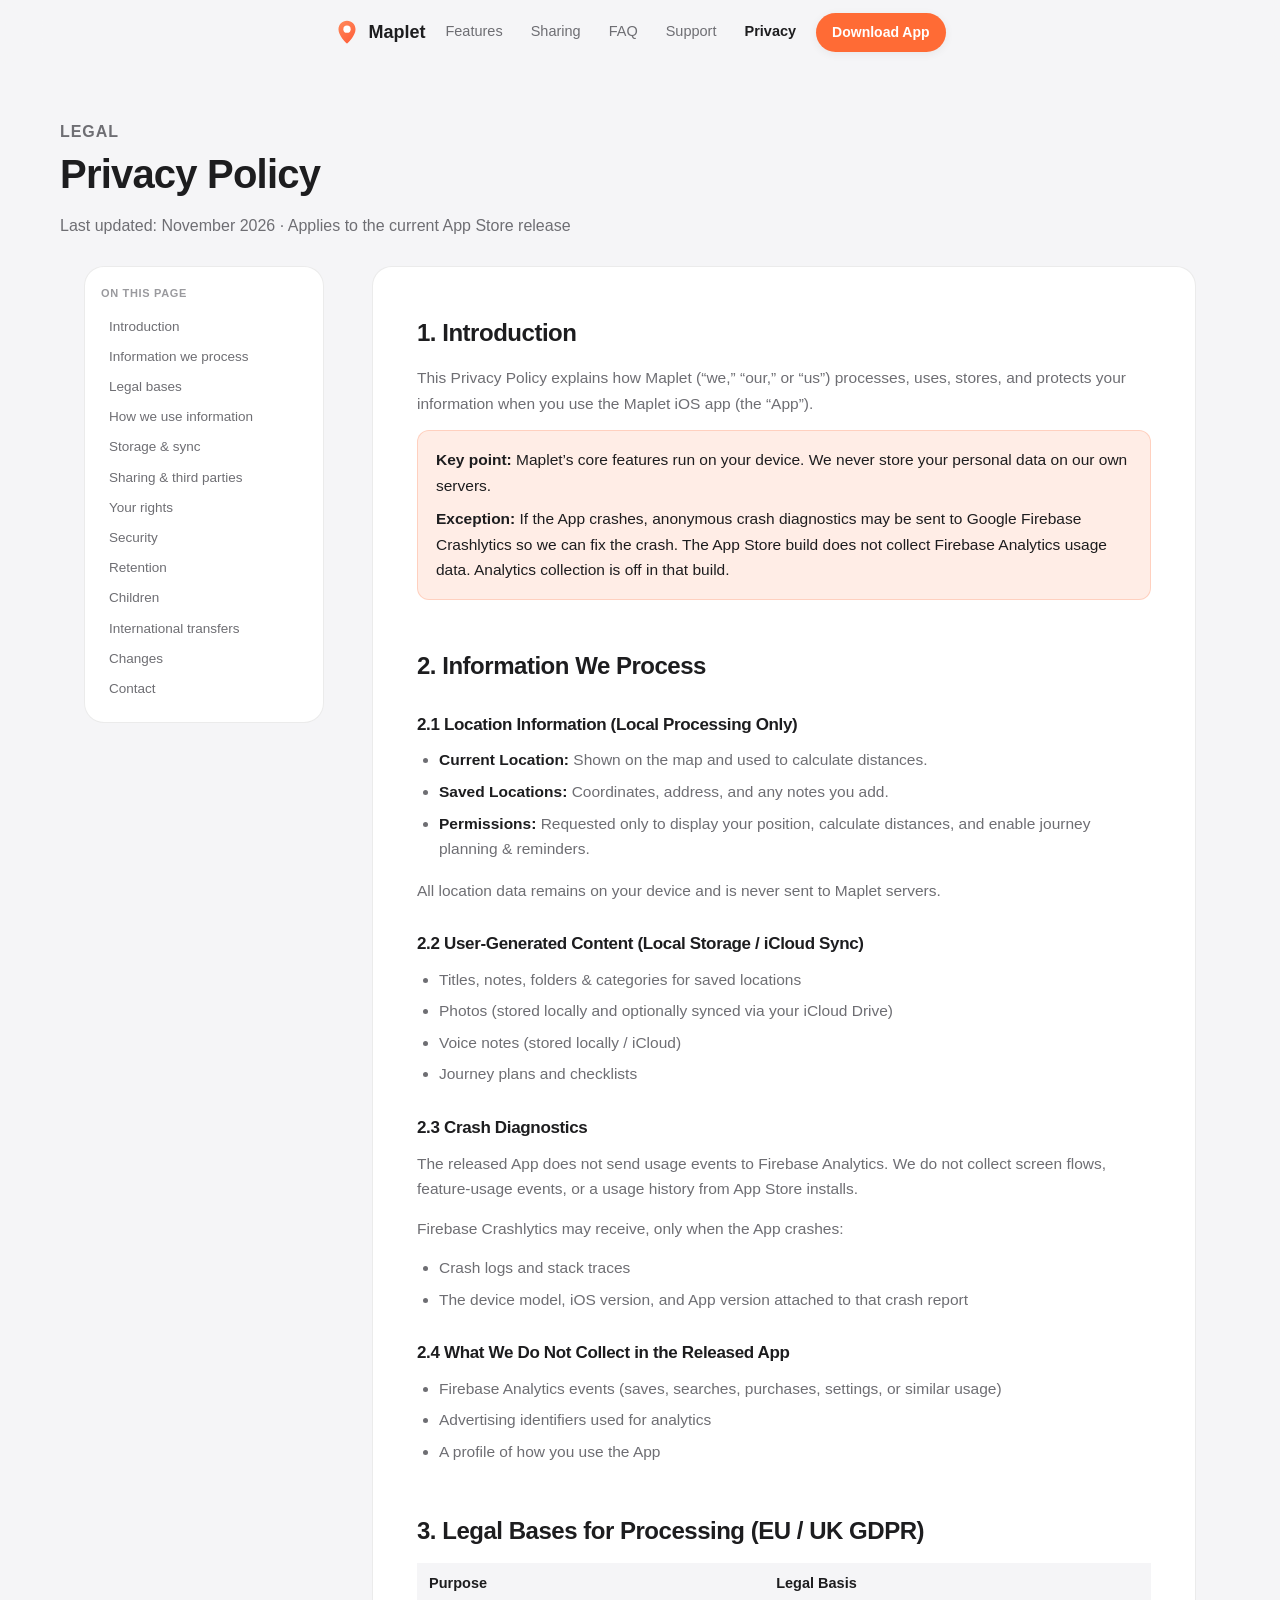
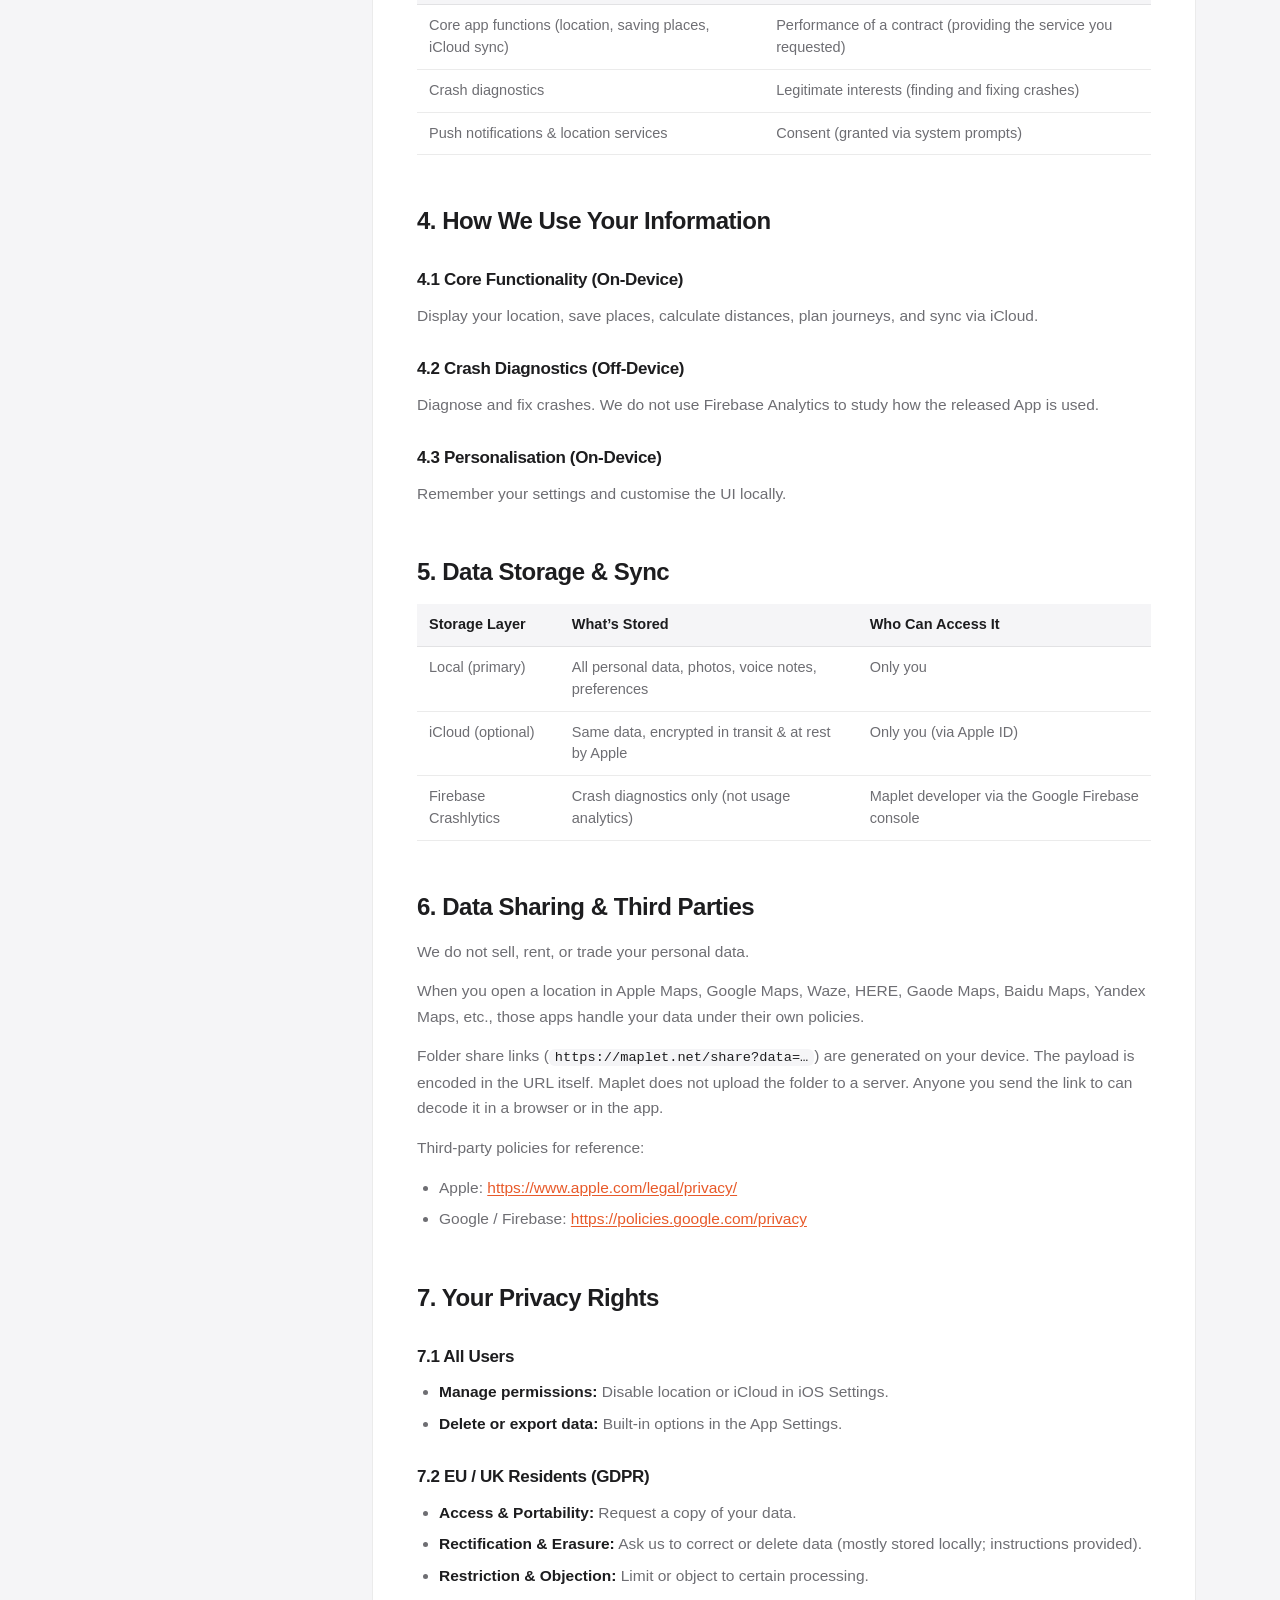
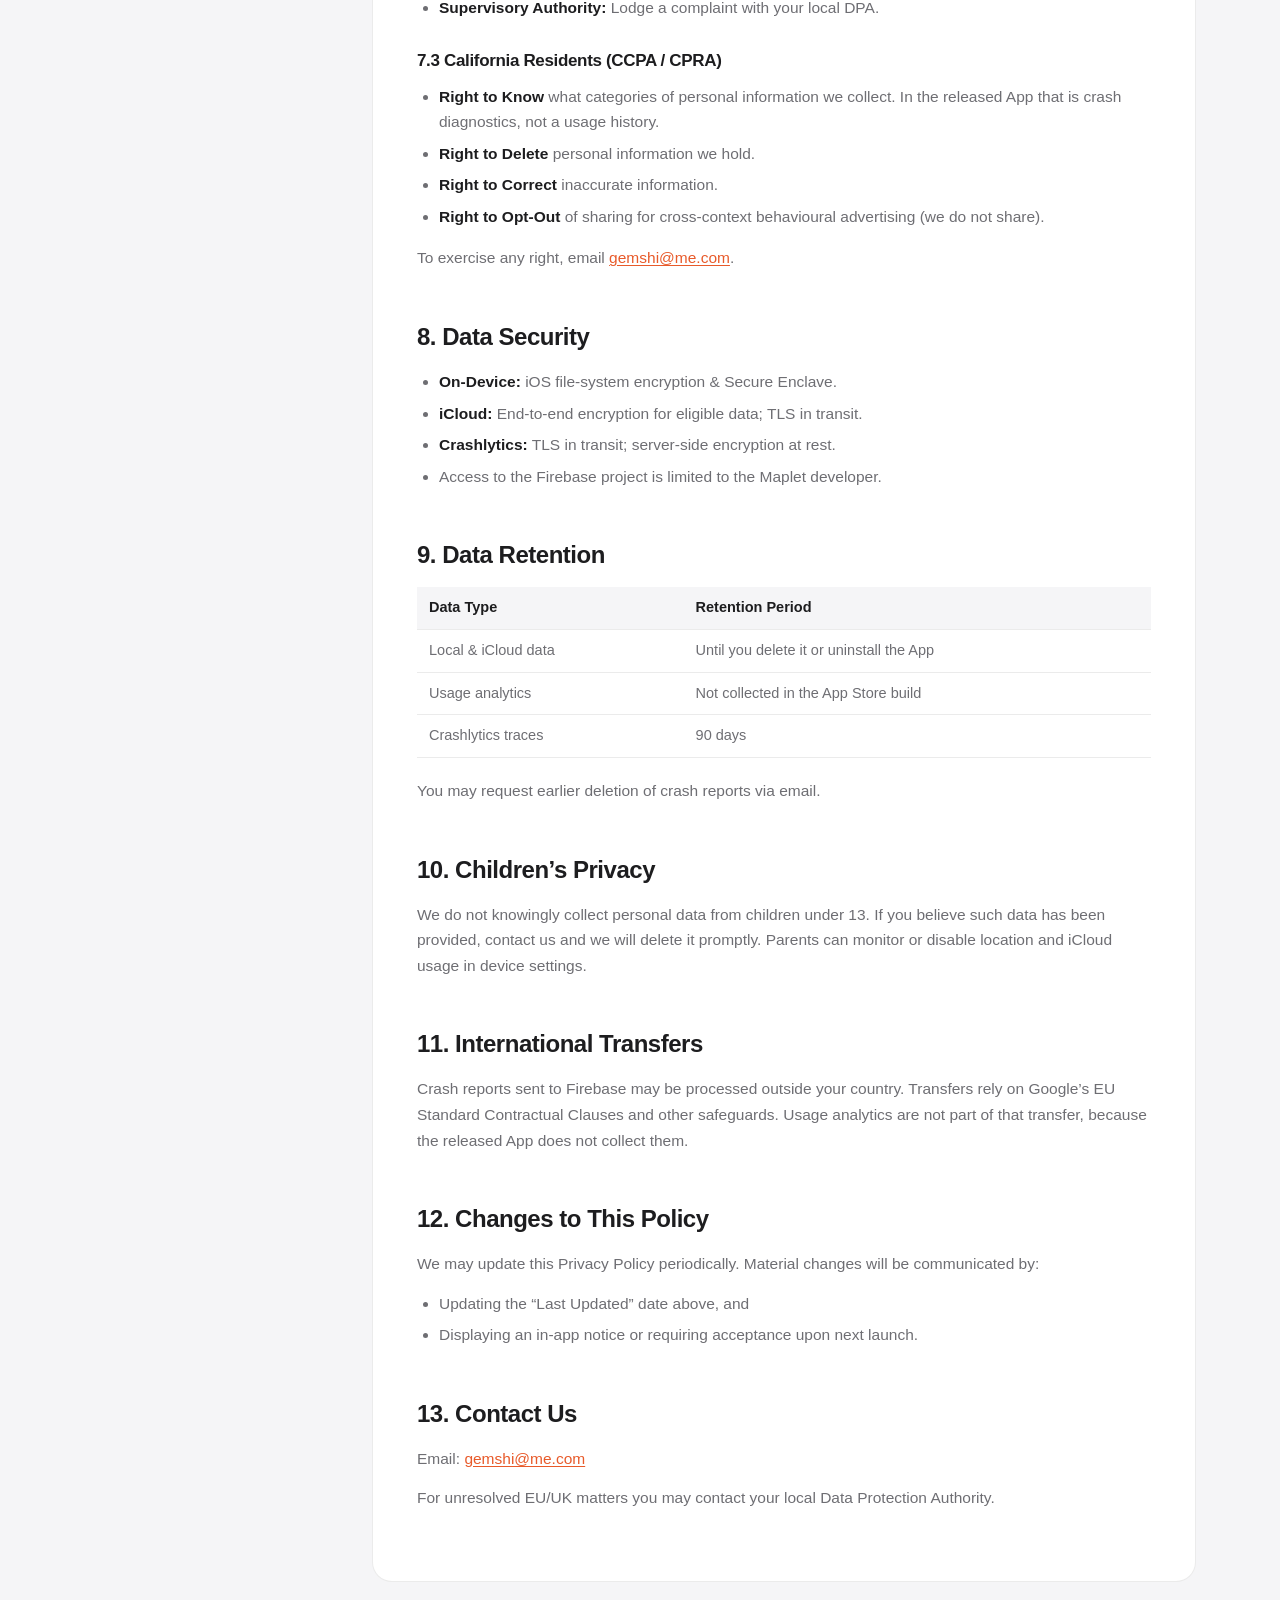
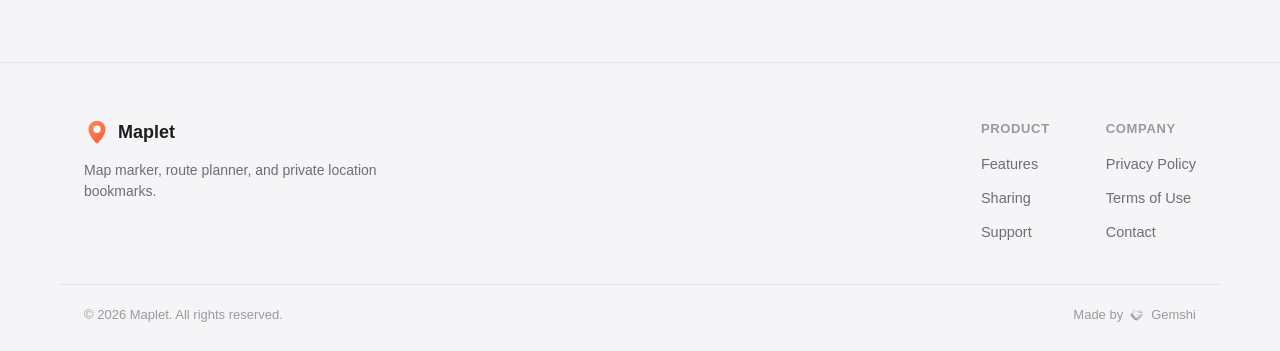
<file: privacy.html>
<!DOCTYPE html>
<html lang="en">
<head>
  <meta charset="UTF-8" />
  <meta name="viewport" content="width=device-width, initial-scale=1, viewport-fit=cover" />
  <title>Privacy Policy: Maplet</title>
  <meta name="description" content="How Maplet processes, stores, and protects your information. Core features run on-device; we never store your personal data on our servers." />
  <meta name="theme-color" content="#F5F5F7" />
  <link rel="canonical" href="https://maplet.net/privacy" />
  <link rel="icon" href="/favicon.ico" sizes="any" />
  <link rel="icon" type="image/png" sizes="144x144" href="/images/icon-144.png" />
  <link rel="apple-touch-icon" href="/images/apple-touch-icon.png" />
  <meta property="og:type" content="website" />
  <meta property="og:site_name" content="Maplet" />
  <meta property="og:url" content="https://maplet.net/privacy" />
  <meta property="og:title" content="Privacy Policy: Maplet" />
  <meta property="og:description" content="How Maplet processes, stores, and protects your information. Core features run on-device." />
  <meta property="og:image" content="https://maplet.net/images/MapletScr1.webp" />
  <meta name="twitter:card" content="summary_large_image" />
  <link rel="stylesheet" href="/styles.css" />
</head>
<body>
  <header class="site-header" id="siteHeader">
    <div class="wrap header-inner">
      <a href="/" class="brand">
        <span class="brand-mark" aria-hidden="true">
          <svg viewBox="0 0 32 32" fill="none" xmlns="http://www.w3.org/2000/svg">
            <path d="M16 2C10 2 5.5 6.8 5.5 12.6c0 7.8 9 16.4 10 17.3.3.3.7.3 1 0 1-.9 10-9.5 10-17.3C26.5 6.8 22 2 16 2Z" fill="url(#pinGradient)"/>
            <circle cx="16" cy="12.5" r="4.5" fill="#fff"/>
            <defs>
              <linearGradient id="pinGradient" x1="5.5" y1="2" x2="26.5" y2="29.9" gradientUnits="userSpaceOnUse">
                <stop stop-color="#FF8A5B"/>
                <stop offset="1" stop-color="#FF5A36"/>
              </linearGradient>
            </defs>
          </svg>
        </span>
        <span class="brand-name">Maplet</span>
      </a>
      <nav class="main-nav" id="mainNav">
        <a href="/#features">Features</a>
        <a href="/#share-showcase">Sharing</a>
        <a href="/#faq">FAQ</a>
        <a href="/support">Support</a>
        <a href="/privacy" aria-current="page">Privacy</a>
      </nav>
      <div class="header-actions">
        <a class="btn btn-primary btn-sm" href="https://apps.apple.com/app/id6748853120" target="_blank" rel="noopener">Download App</a>
        <button class="nav-toggle" id="navToggle" aria-label="Toggle menu" aria-expanded="false" aria-controls="mainNav">
          <span></span><span></span><span></span>
        </button>
      </div>
    </div>
  </header>

  <main>
    <div class="wrap doc-hero">
      <p class="eyebrow">Legal</p>
      <h1>Privacy Policy</h1>
      <p>Last updated: November 2026 · Applies to the current App Store release</p>
    </div>

    <div class="wrap doc-layout">
      <nav class="doc-toc" aria-label="On this page">
        <h2>On this page</h2>
        <a href="#introduction">Introduction</a>
        <a href="#information">Information we process</a>
        <a href="#legal-bases">Legal bases</a>
        <a href="#use">How we use information</a>
        <a href="#storage">Storage &amp; sync</a>
        <a href="#sharing">Sharing &amp; third parties</a>
        <a href="#rights">Your rights</a>
        <a href="#security">Security</a>
        <a href="#retention">Retention</a>
        <a href="#children">Children</a>
        <a href="#transfers">International transfers</a>
        <a href="#changes">Changes</a>
        <a href="#contact">Contact</a>
      </nav>

      <article class="prose">
        <h2 id="introduction">1. Introduction</h2>
        <p>This Privacy Policy explains how Maplet (“we,” “our,” or “us”) processes, uses, stores, and protects your information when you use the Maplet iOS app (the “App”).</p>
        <div class="callout">
          <p><strong>Key point:</strong> Maplet’s core features run on your device. We never store your personal data on our own servers.</p>
          <p><strong>Exception:</strong> If the App crashes, anonymous crash diagnostics may be sent to Google Firebase Crashlytics so we can fix the crash. The App Store build does not collect Firebase Analytics usage data. Analytics collection is off in that build.</p>
        </div>

        <h2 id="information">2. Information We Process</h2>
        <h3>2.1 Location Information (Local Processing Only)</h3>
        <ul>
          <li><strong>Current Location:</strong> Shown on the map and used to calculate distances.</li>
          <li><strong>Saved Locations:</strong> Coordinates, address, and any notes you add.</li>
          <li><strong>Permissions:</strong> Requested only to display your position, calculate distances, and enable journey planning &amp; reminders.</li>
        </ul>
        <p>All location data remains on your device and is never sent to Maplet servers.</p>

        <h3>2.2 User-Generated Content (Local Storage / iCloud Sync)</h3>
        <ul>
          <li>Titles, notes, folders &amp; categories for saved locations</li>
          <li>Photos (stored locally and optionally synced via your iCloud Drive)</li>
          <li>Voice notes (stored locally / iCloud)</li>
          <li>Journey plans and checklists</li>
        </ul>

        <h3>2.3 Crash Diagnostics</h3>
        <p>The released App does not send usage events to Firebase Analytics. We do not collect screen flows, feature-usage events, or a usage history from App Store installs.</p>
        <p>Firebase Crashlytics may receive, only when the App crashes:</p>
        <ul>
          <li>Crash logs and stack traces</li>
          <li>The device model, iOS version, and App version attached to that crash report</li>
        </ul>

        <h3>2.4 What We Do Not Collect in the Released App</h3>
        <ul>
          <li>Firebase Analytics events (saves, searches, purchases, settings, or similar usage)</li>
          <li>Advertising identifiers used for analytics</li>
          <li>A profile of how you use the App</li>
        </ul>

        <h2 id="legal-bases">3. Legal Bases for Processing (EU / UK GDPR)</h2>
        <table>
          <thead>
            <tr><th>Purpose</th><th>Legal Basis</th></tr>
          </thead>
          <tbody>
            <tr><td>Core app functions (location, saving places, iCloud sync)</td><td>Performance of a contract (providing the service you requested)</td></tr>
            <tr><td>Crash diagnostics</td><td>Legitimate interests (finding and fixing crashes)</td></tr>
            <tr><td>Push notifications &amp; location services</td><td>Consent (granted via system prompts)</td></tr>
          </tbody>
        </table>

        <h2 id="use">4. How We Use Your Information</h2>
        <h3>4.1 Core Functionality (On-Device)</h3>
        <p>Display your location, save places, calculate distances, plan journeys, and sync via iCloud.</p>
        <h3>4.2 Crash Diagnostics (Off-Device)</h3>
        <p>Diagnose and fix crashes. We do not use Firebase Analytics to study how the released App is used.</p>
        <h3>4.3 Personalisation (On-Device)</h3>
        <p>Remember your settings and customise the UI locally.</p>

        <h2 id="storage">5. Data Storage &amp; Sync</h2>
        <table>
          <thead>
            <tr><th>Storage Layer</th><th>What’s Stored</th><th>Who Can Access It</th></tr>
          </thead>
          <tbody>
            <tr><td>Local (primary)</td><td>All personal data, photos, voice notes, preferences</td><td>Only you</td></tr>
            <tr><td>iCloud (optional)</td><td>Same data, encrypted in transit &amp; at rest by Apple</td><td>Only you (via Apple ID)</td></tr>
            <tr><td>Firebase Crashlytics</td><td>Crash diagnostics only (not usage analytics)</td><td>Maplet developer via the Google Firebase console</td></tr>
          </tbody>
        </table>

        <h2 id="sharing">6. Data Sharing &amp; Third Parties</h2>
        <p>We do not sell, rent, or trade your personal data.</p>
        <p>When you open a location in Apple Maps, Google Maps, Waze, HERE, Gaode Maps, Baidu Maps, Yandex Maps, etc., those apps handle your data under their own policies.</p>
        <p>Folder share links (<code>https://maplet.net/share?data=…</code>) are generated on your device. The payload is encoded in the URL itself. Maplet does not upload the folder to a server. Anyone you send the link to can decode it in a browser or in the app.</p>
        <p>Third-party policies for reference:</p>
        <ul>
          <li>Apple: <a href="https://www.apple.com/legal/privacy/" target="_blank" rel="noopener">https://www.apple.com/legal/privacy/</a></li>
          <li>Google / Firebase: <a href="https://policies.google.com/privacy" target="_blank" rel="noopener">https://policies.google.com/privacy</a></li>
        </ul>

        <h2 id="rights">7. Your Privacy Rights</h2>
        <h3>7.1 All Users</h3>
        <ul>
          <li><strong>Manage permissions:</strong> Disable location or iCloud in iOS Settings.</li>
          <li><strong>Delete or export data:</strong> Built-in options in the App Settings.</li>
        </ul>
        <h3>7.2 EU / UK Residents (GDPR)</h3>
        <ul>
          <li><strong>Access &amp; Portability:</strong> Request a copy of your data.</li>
          <li><strong>Rectification &amp; Erasure:</strong> Ask us to correct or delete data (mostly stored locally; instructions provided).</li>
          <li><strong>Restriction &amp; Objection:</strong> Limit or object to certain processing.</li>
          <li><strong>Supervisory Authority:</strong> Lodge a complaint with your local DPA.</li>
        </ul>
        <h3>7.3 California Residents (CCPA / CPRA)</h3>
        <ul>
          <li><strong>Right to Know</strong> what categories of personal information we collect. In the released App that is crash diagnostics, not a usage history.</li>
          <li><strong>Right to Delete</strong> personal information we hold.</li>
          <li><strong>Right to Correct</strong> inaccurate information.</li>
          <li><strong>Right to Opt-Out</strong> of sharing for cross-context behavioural advertising (we do not share).</li>
        </ul>
        <p>To exercise any right, email <a href="mailto:gemshi@me.com">gemshi@me.com</a>.</p>

        <h2 id="security">8. Data Security</h2>
        <ul>
          <li><strong>On-Device:</strong> iOS file-system encryption &amp; Secure Enclave.</li>
          <li><strong>iCloud:</strong> End-to-end encryption for eligible data; TLS in transit.</li>
          <li><strong>Crashlytics:</strong> TLS in transit; server-side encryption at rest.</li>
          <li>Access to the Firebase project is limited to the Maplet developer.</li>
        </ul>

        <h2 id="retention">9. Data Retention</h2>
        <table>
          <thead>
            <tr><th>Data Type</th><th>Retention Period</th></tr>
          </thead>
          <tbody>
            <tr><td>Local &amp; iCloud data</td><td>Until you delete it or uninstall the App</td></tr>
            <tr><td>Usage analytics</td><td>Not collected in the App Store build</td></tr>
            <tr><td>Crashlytics traces</td><td>90 days</td></tr>
          </tbody>
        </table>
        <p>You may request earlier deletion of crash reports via email.</p>

        <h2 id="children">10. Children’s Privacy</h2>
        <p>We do not knowingly collect personal data from children under 13. If you believe such data has been provided, contact us and we will delete it promptly. Parents can monitor or disable location and iCloud usage in device settings.</p>

        <h2 id="transfers">11. International Transfers</h2>
        <p>Crash reports sent to Firebase may be processed outside your country. Transfers rely on Google’s EU Standard Contractual Clauses and other safeguards. Usage analytics are not part of that transfer, because the released App does not collect them.</p>

        <h2 id="changes">12. Changes to This Policy</h2>
        <p>We may update this Privacy Policy periodically. Material changes will be communicated by:</p>
        <ul>
          <li>Updating the “Last Updated” date above, and</li>
          <li>Displaying an in-app notice or requiring acceptance upon next launch.</li>
        </ul>

        <h2 id="contact">13. Contact Us</h2>
        <p>Email: <a href="mailto:gemshi@me.com">gemshi@me.com</a></p>
        <p>For unresolved EU/UK matters you may contact your local Data Protection Authority.</p>
      </article>
    </div>
  </main>

  <footer class="site-footer">
    <div class="wrap footer-inner">
      <div class="footer-brand">
        <a href="/" class="brand">
          <span class="brand-mark" aria-hidden="true">
            <svg viewBox="0 0 32 32" fill="none" xmlns="http://www.w3.org/2000/svg">
              <path d="M16 2C10 2 5.5 6.8 5.5 12.6c0 7.8 9 16.4 10 17.3.3.3.7.3 1 0 1-.9 10-9.5 10-17.3C26.5 6.8 22 2 16 2Z" fill="url(#pinGradientFooter)"/>
              <circle cx="16" cy="12.5" r="4.5" fill="#fff"/>
              <defs>
                <linearGradient id="pinGradientFooter" x1="5.5" y1="2" x2="26.5" y2="29.9" gradientUnits="userSpaceOnUse">
                  <stop stop-color="#FF8A5B"/>
                  <stop offset="1" stop-color="#FF5A36"/>
                </linearGradient>
              </defs>
            </svg>
          </span>
          <span class="brand-name">Maplet</span>
        </a>
        <p>Map marker, route planner, and private location bookmarks.</p>
      </div>
      <div class="footer-links">
        <div class="footer-col">
          <h4>Product</h4>
          <a href="/#features">Features</a>
          <a href="/#share-showcase">Sharing</a>
          <a href="/support">Support</a>
        </div>
        <div class="footer-col">
          <h4>Company</h4>
          <a href="/privacy">Privacy Policy</a>
          <a href="/terms">Terms of Use</a>
          <a href="mailto:gemshi@me.com">Contact</a>
        </div>
      </div>
    </div>
    <div class="wrap footer-bottom">
      <p>© <span id="year"></span> Maplet. All rights reserved.</p>
      <p class="footer-credit"><a class="footer-credit-link" href="https://gemshi.com/" target="_blank" rel="noopener noreferrer">Made by <img src="images/GemshiLogoDark.png" alt="Gemshi" width="16" height="16" /> Gemshi</a></p>
    </div>
  </footer>
  <script src="script.js"></script>
</body>
</html>
</file>
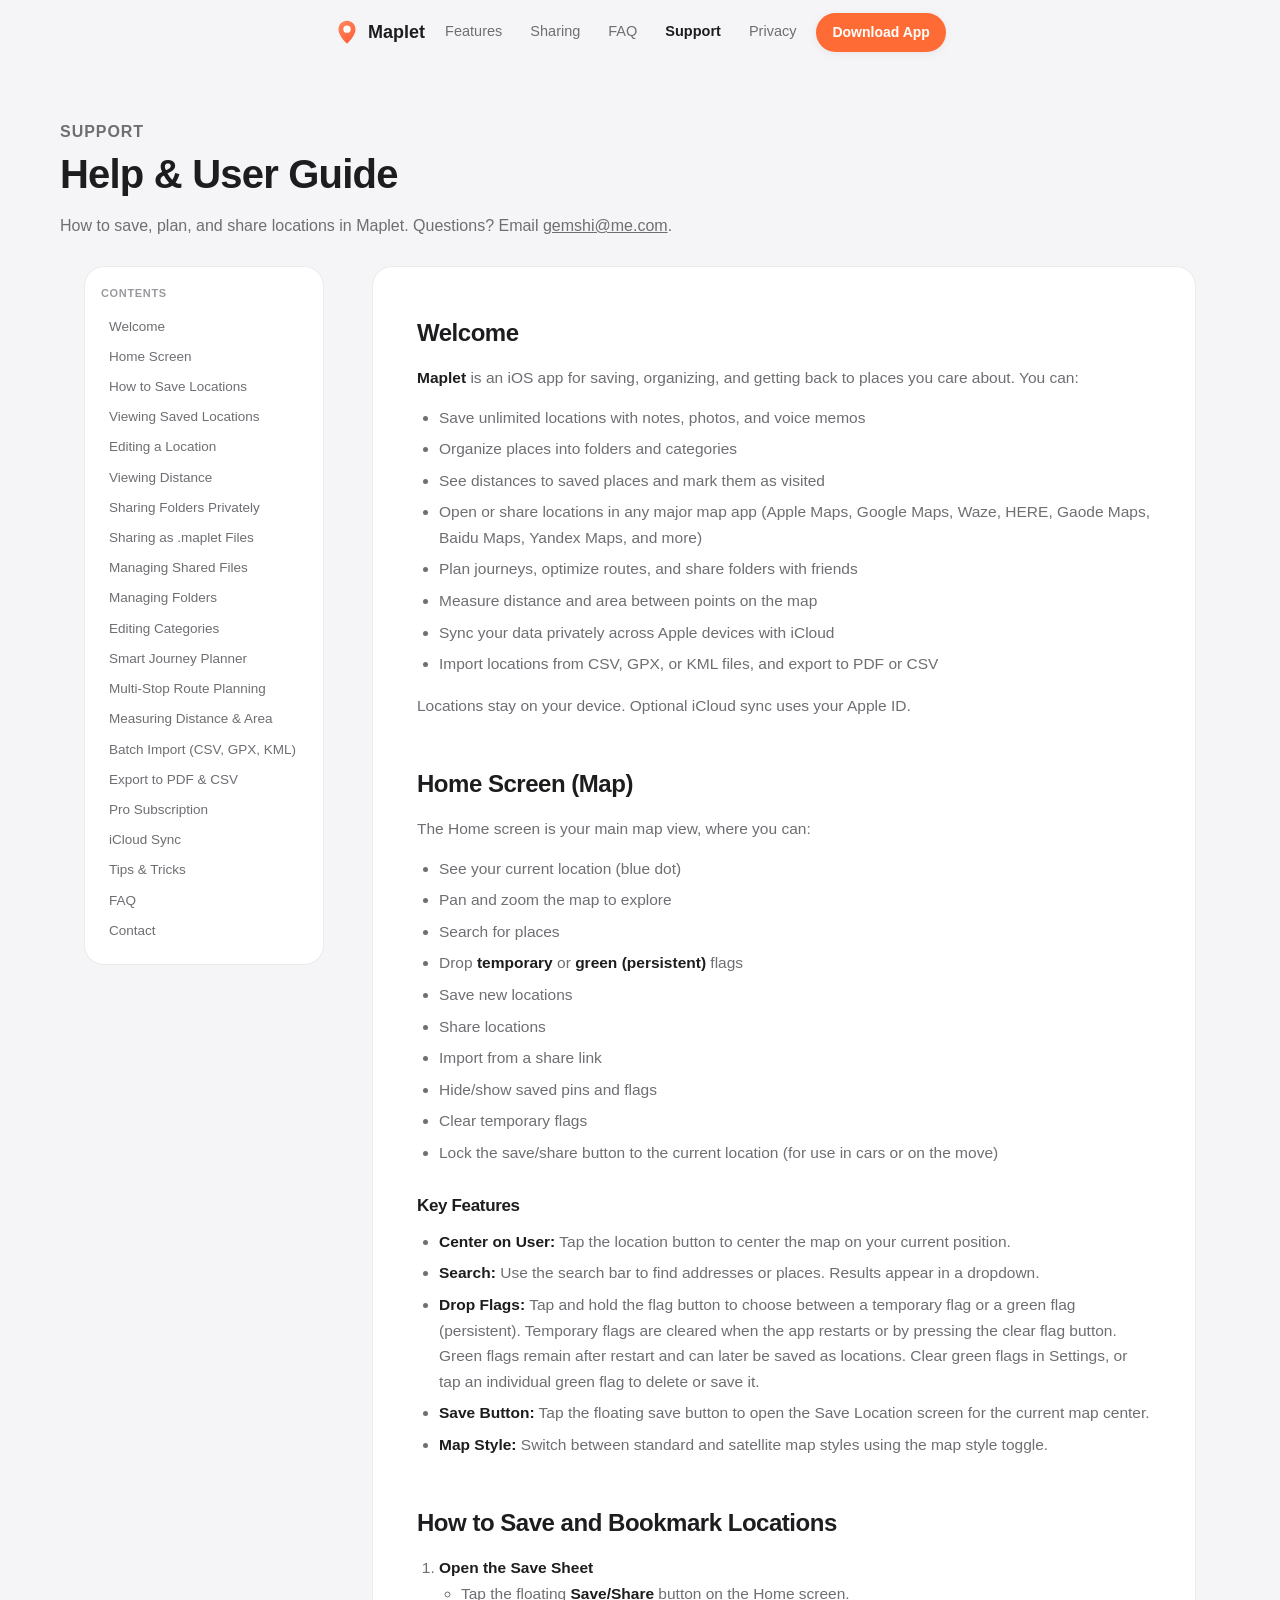
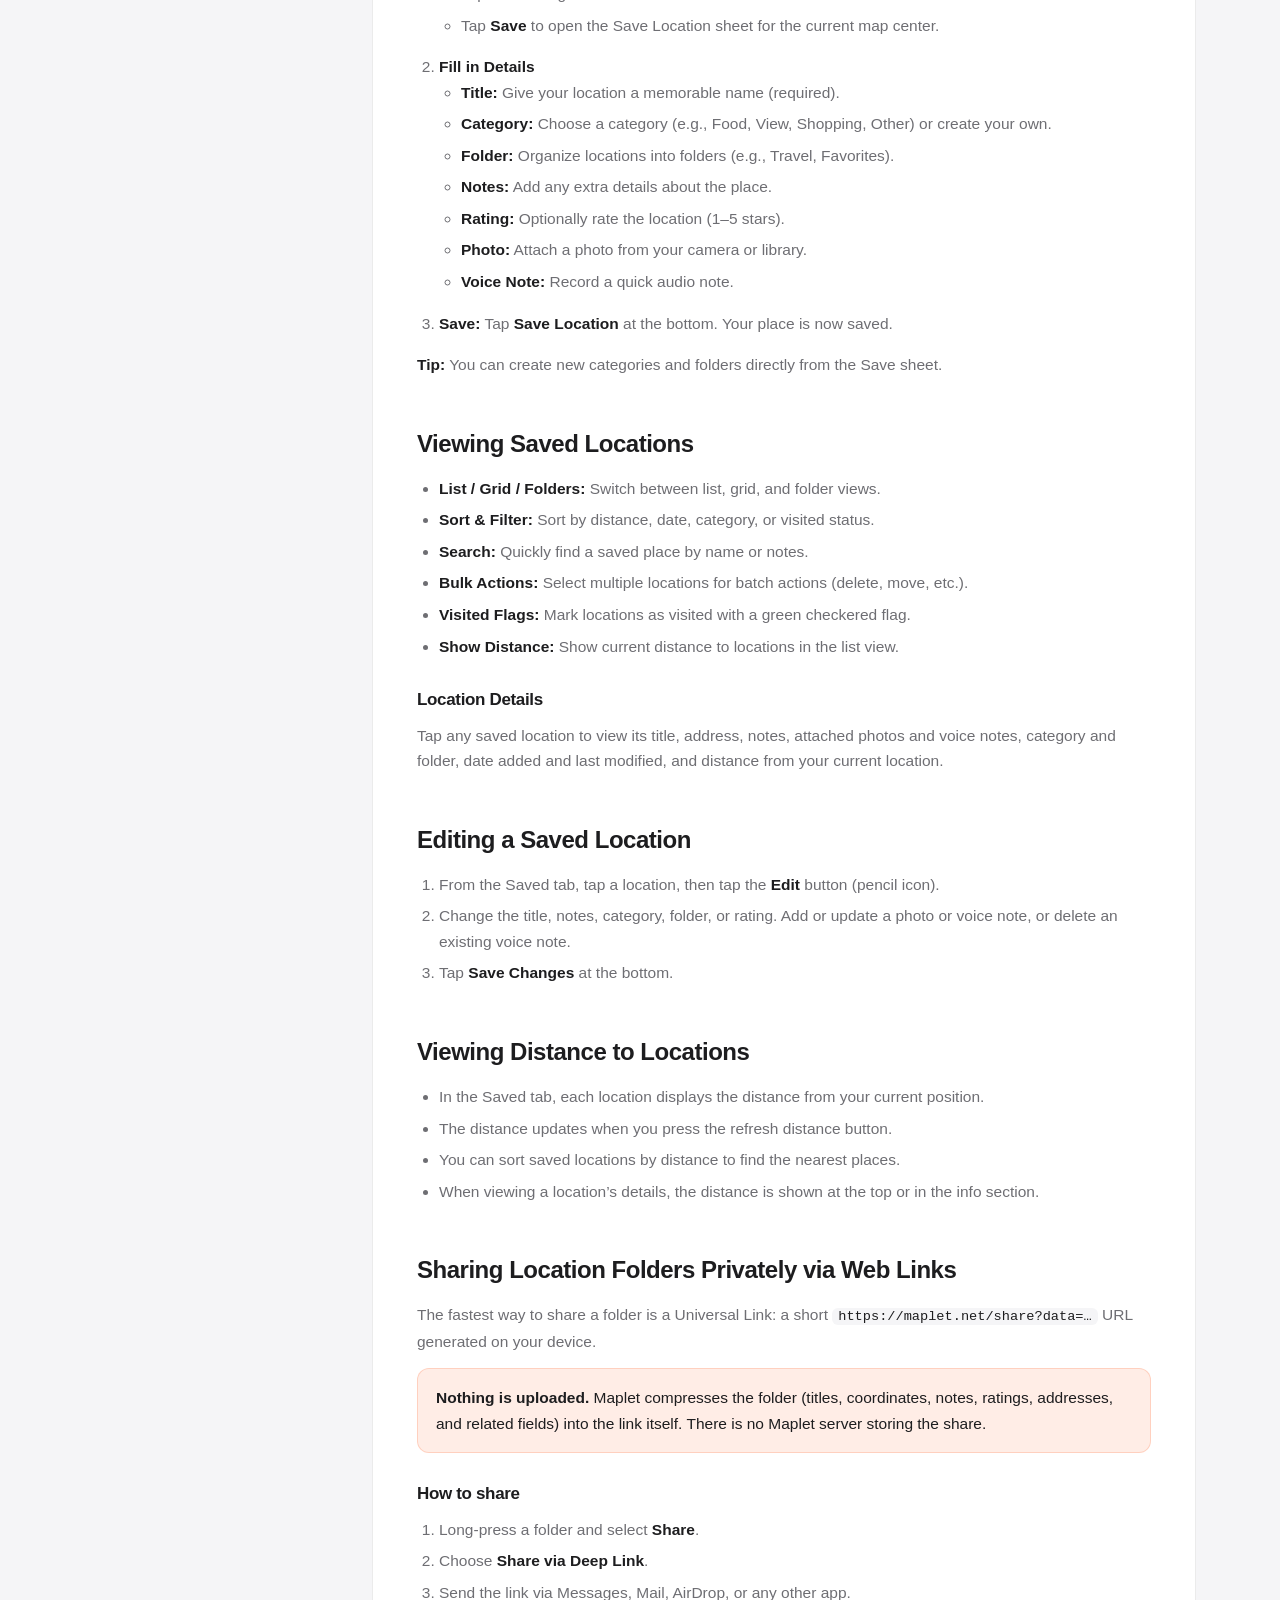
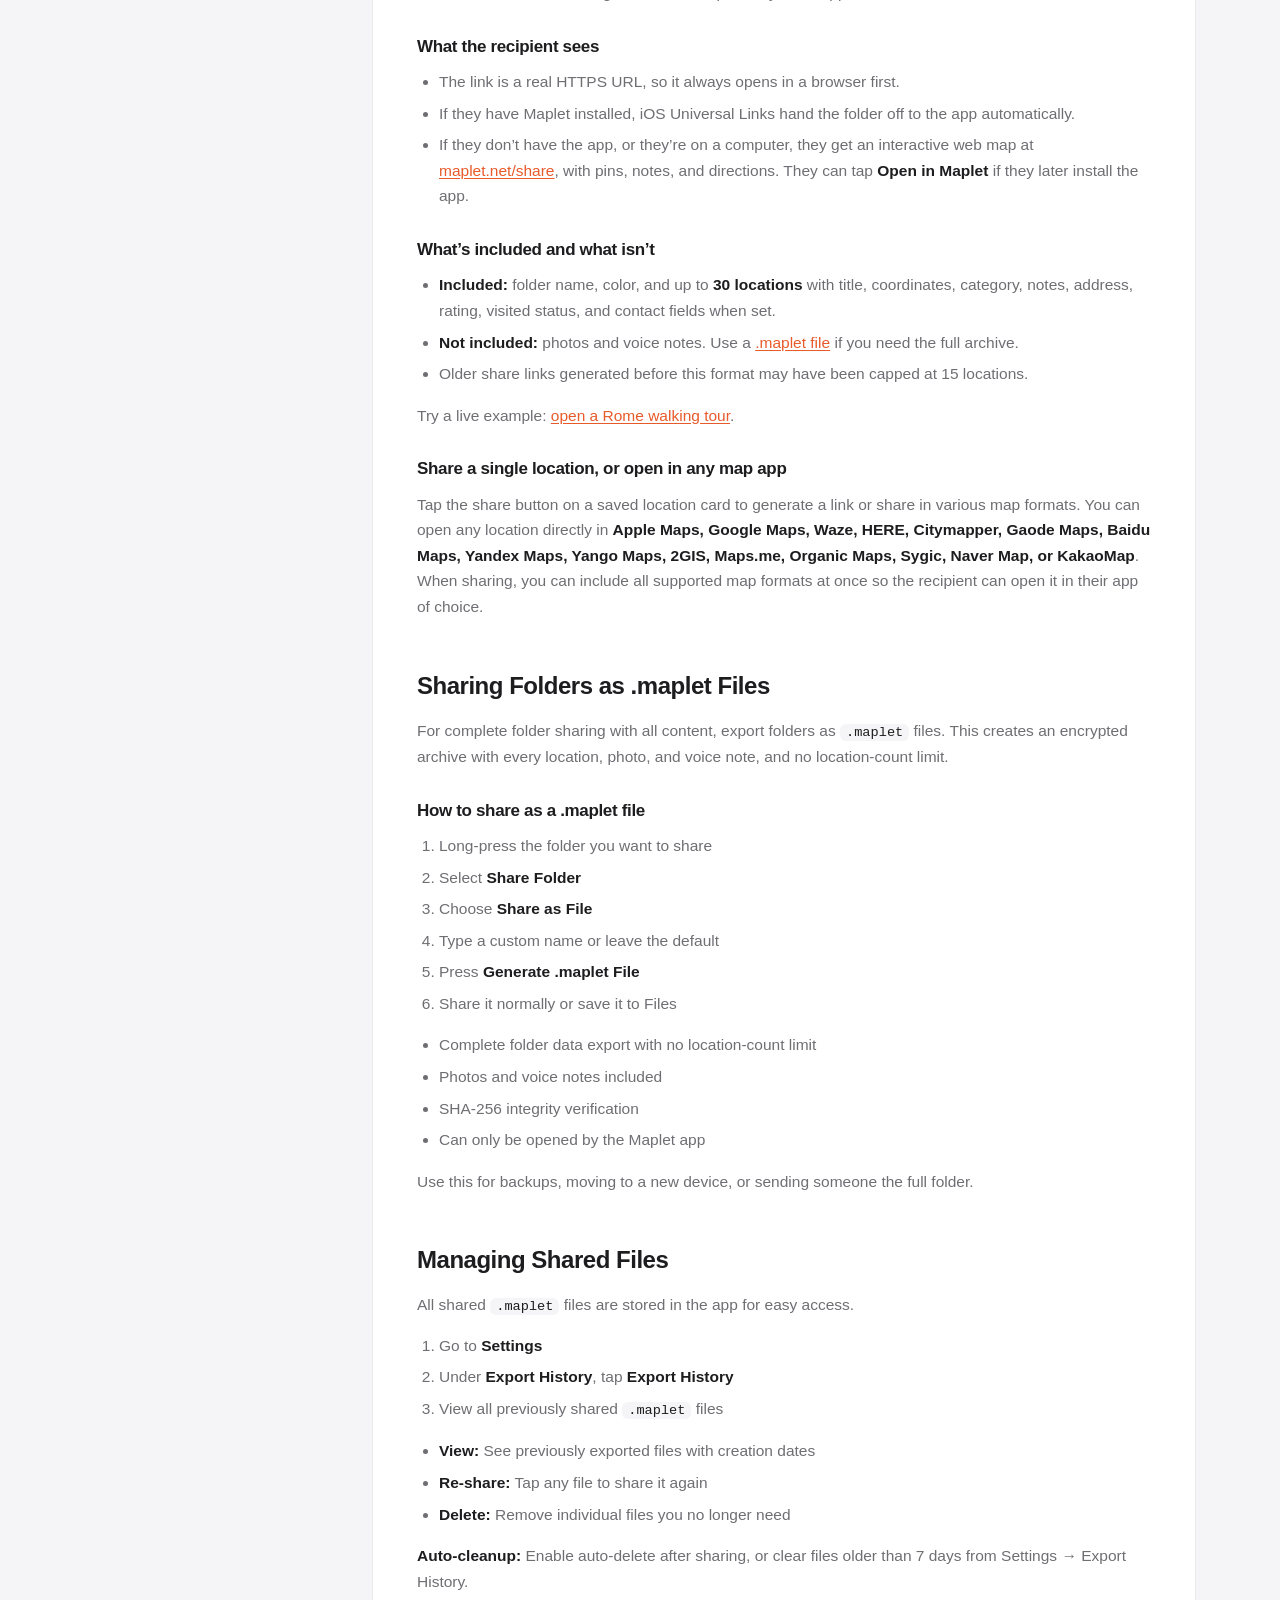
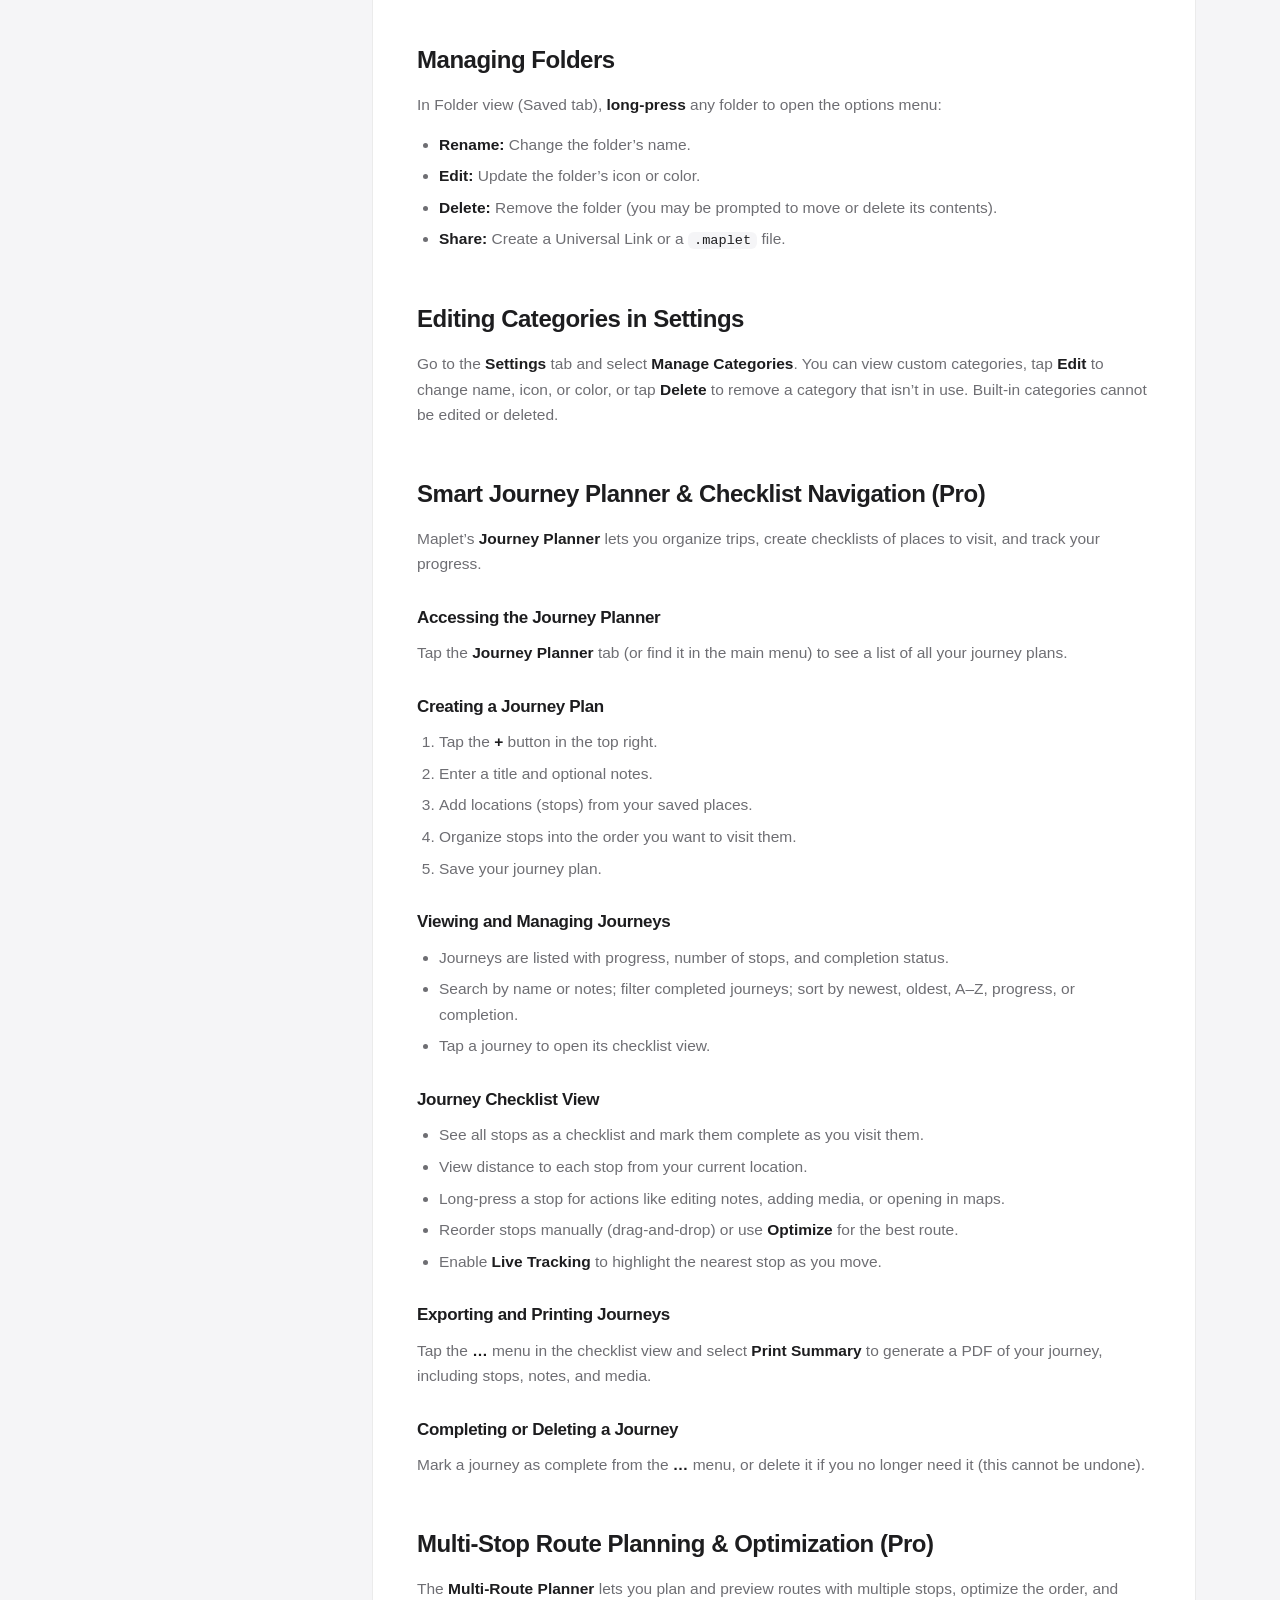
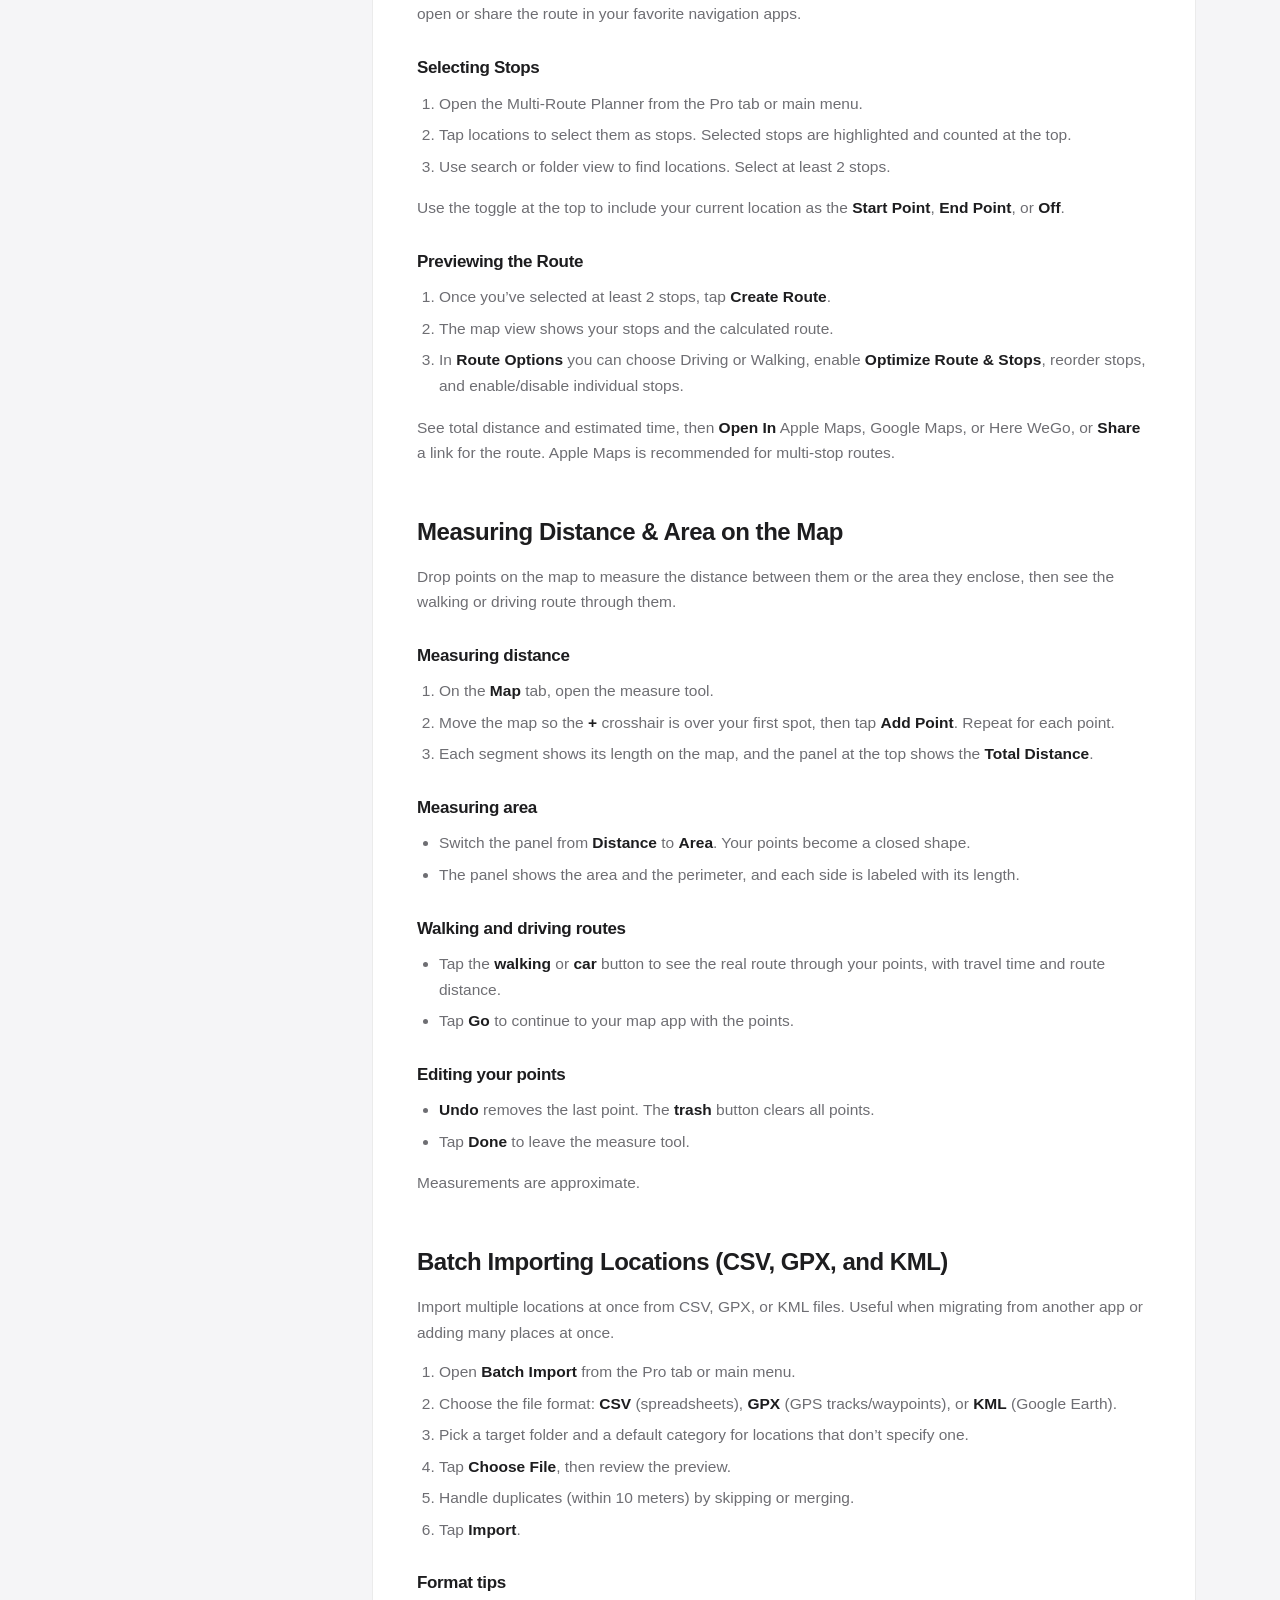
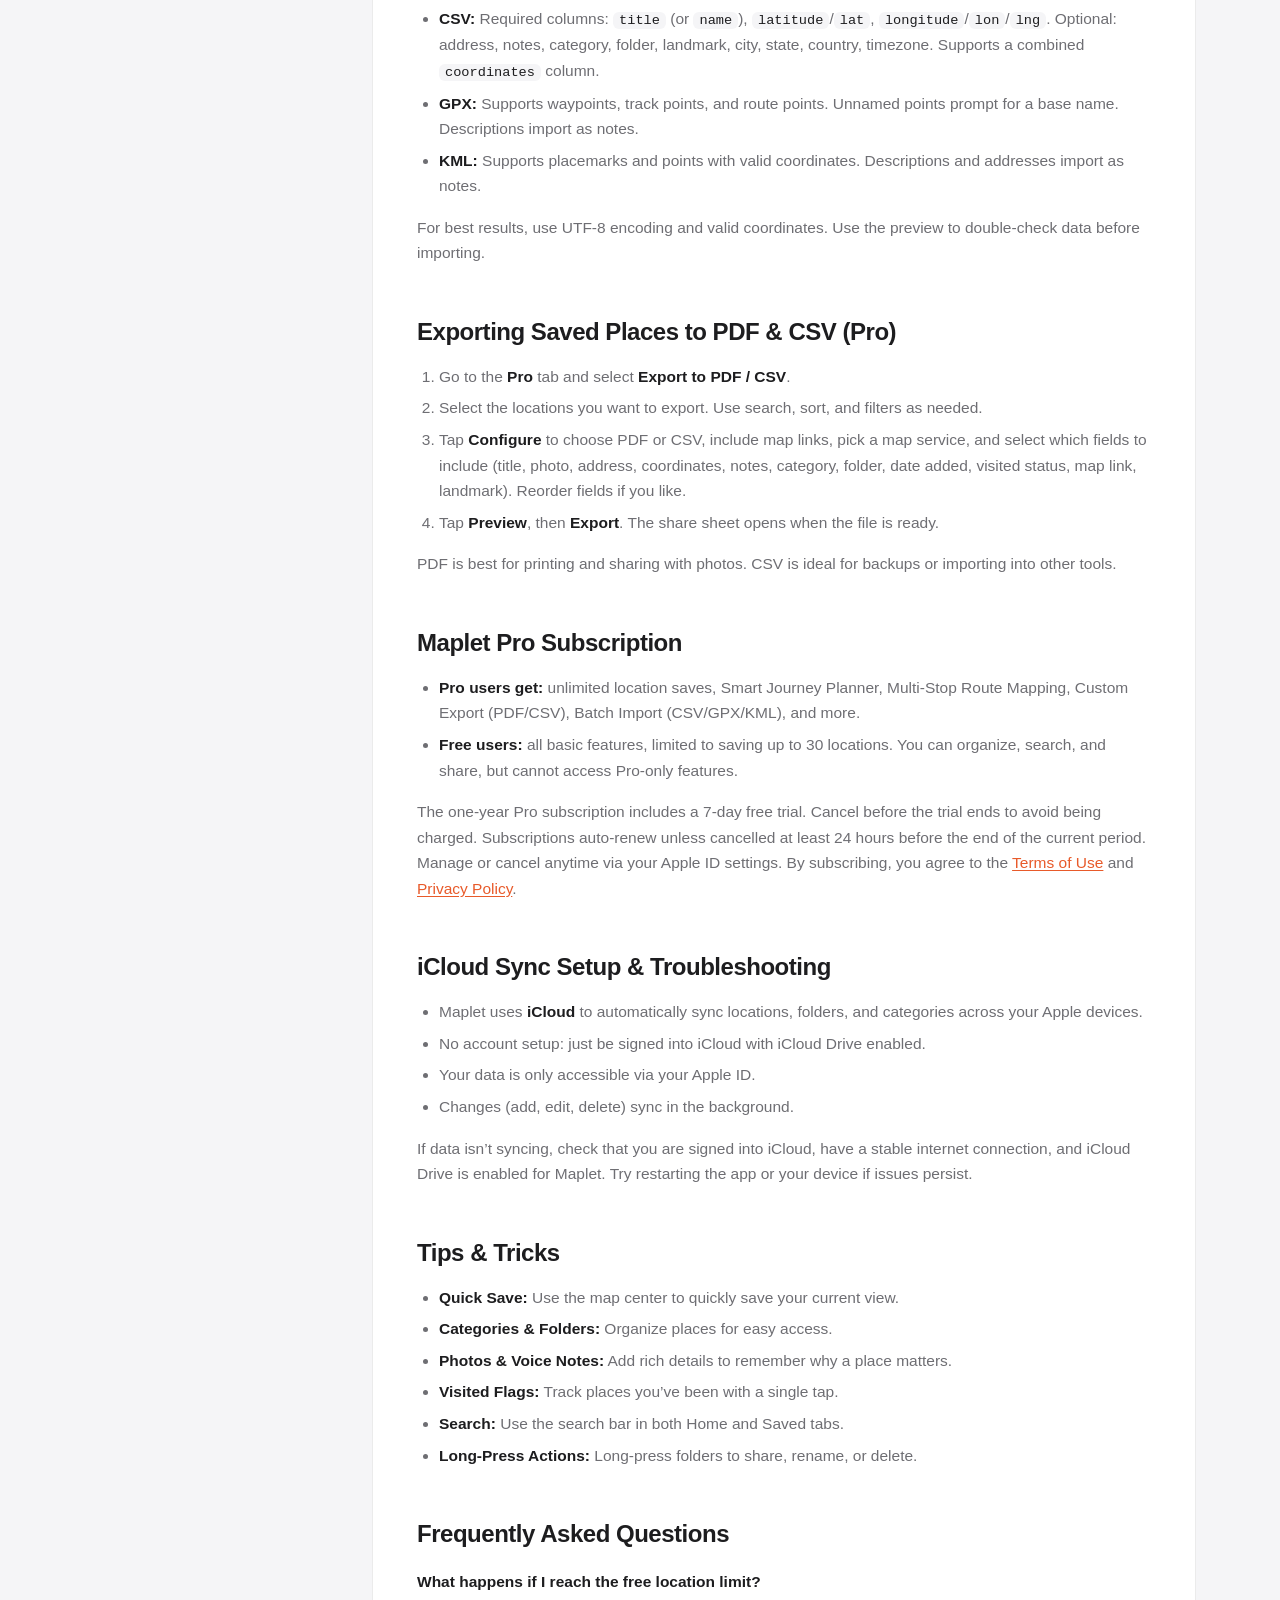
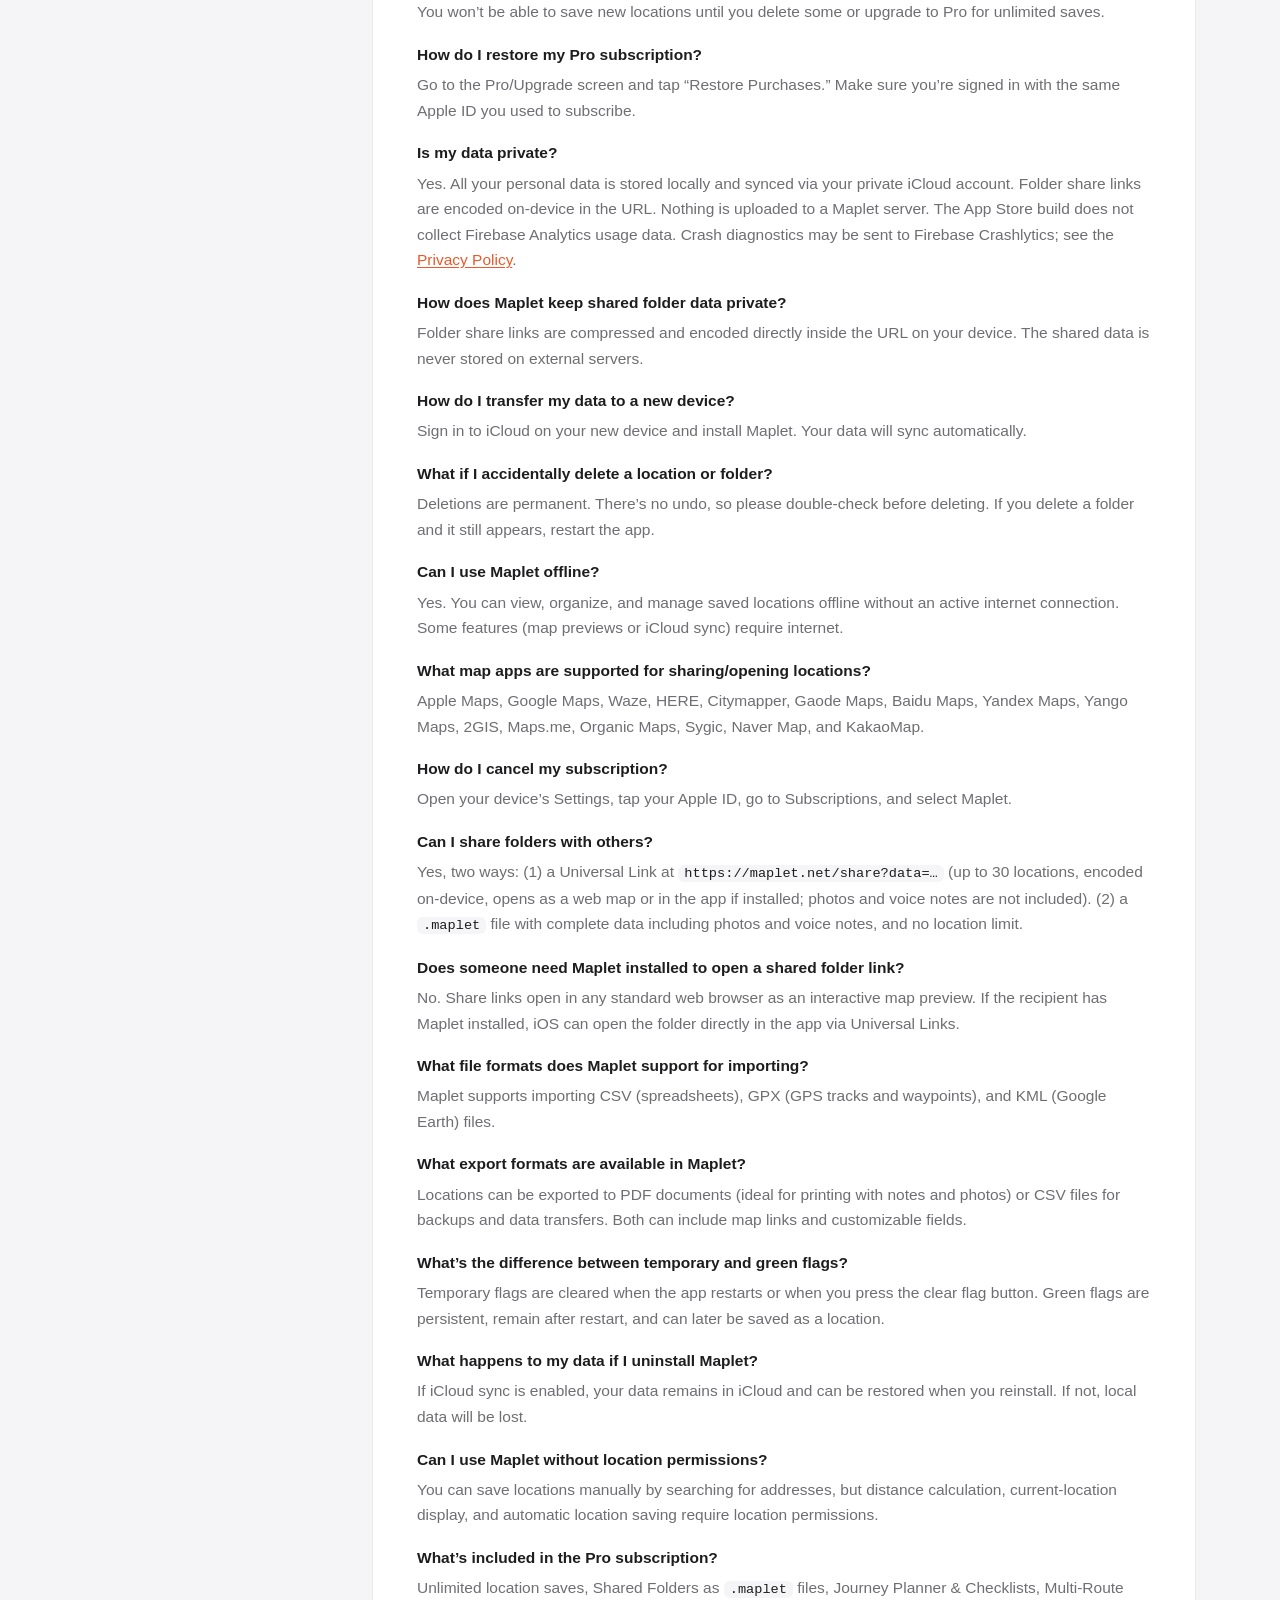
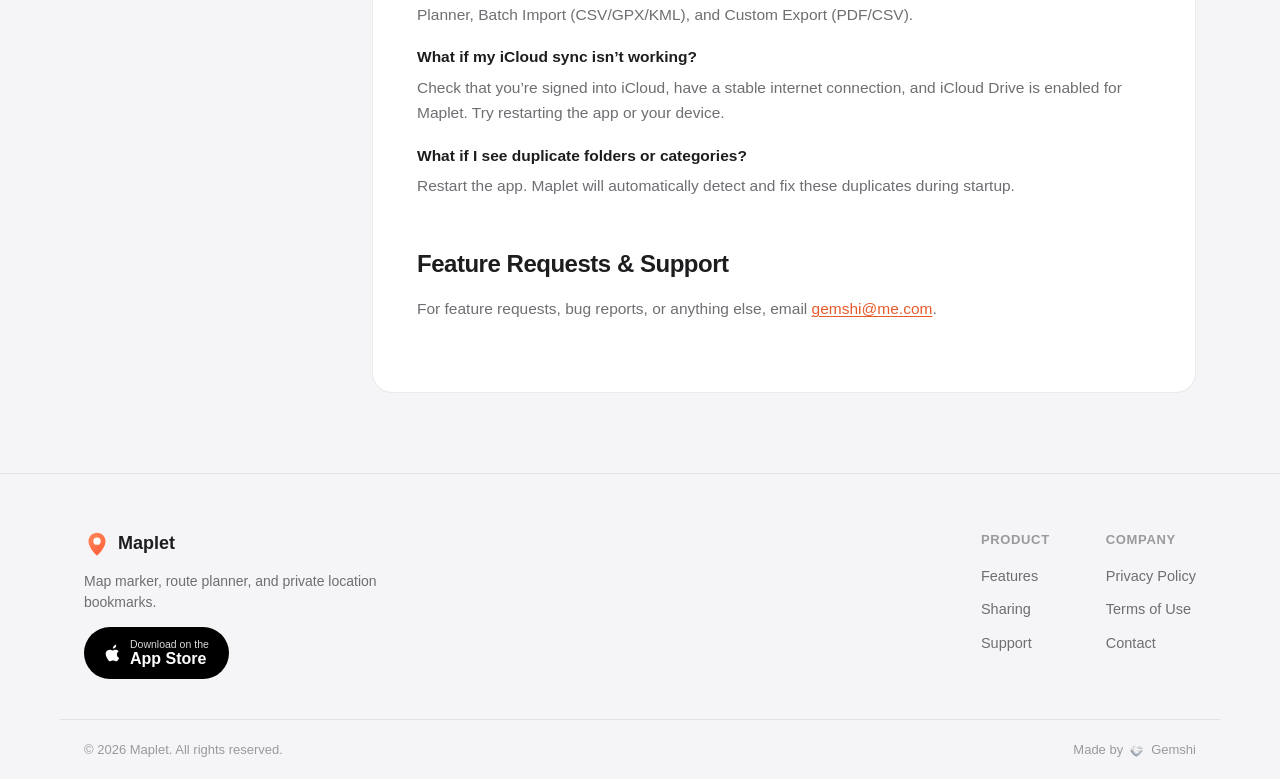
<file: support.html>
<!DOCTYPE html>
<html lang="en">
<head>
  <meta charset="UTF-8" />
  <meta name="viewport" content="width=device-width, initial-scale=1, viewport-fit=cover" />
  <title>Maplet User Guide &amp; Support: Offline Maps, Routes &amp; GPX Import</title>
  <meta name="description" content="Complete user guide for Maplet. Learn how to save waypoints, import GPX/KML/CSV files, plan multi-stop routes, and share private map folders on iOS." />
  <meta name="theme-color" content="#F5F5F7" />

  <!-- Google tag (gtag.js) -->
  <link rel="preconnect" href="https://www.googletagmanager.com" />
  <script async src="https://www.googletagmanager.com/gtag/js?id=G-S4Z6WJTWKN" data-cfasync="false"></script>
  <script data-cfasync="false">
    window.dataLayer = window.dataLayer || [];
    function gtag(){ window.dataLayer.push(arguments); }
    window.gtag = gtag;
    gtag('js', new Date());
    gtag('config', 'G-S4Z6WJTWKN', {
      send_page_view: true,
      debug_mode: /[?&]ga_debug=1(?:&|$)/.test(location.search)
    });
  </script>

  <link rel="canonical" href="https://maplet.net/support" />
  <link rel="icon" href="/favicon.ico" sizes="any" />
  <link rel="icon" type="image/png" sizes="144x144" href="/images/icon-144.png" />
  <link rel="apple-touch-icon" href="/images/apple-touch-icon.png" />

  <meta property="og:type" content="article" />
  <meta property="og:url" content="https://maplet.net/support" />
  <meta property="og:title" content="Maplet User Guide &amp; Support" />
  <meta property="og:description" content="Step-by-step guides for offline location bookmarking, GPX/KML importing, multi-stop route planning, and folder sharing." />
  <meta property="og:image" content="https://maplet.net/images/MapletScr1.webp" />
  <meta property="og:site_name" content="Maplet" />
  <meta name="twitter:card" content="summary_large_image" />
  <meta name="twitter:title" content="Maplet User Guide &amp; Support" />
  <meta name="twitter:description" content="Step-by-step guides for offline location bookmarking, GPX/KML importing, multi-stop route planning, and folder sharing." />
  <meta name="twitter:image" content="https://maplet.net/images/MapletScr1.webp" />

  <script type="application/ld+json">
  {
    "@context": "https://schema.org",
    "@type": "FAQPage",
    "mainEntity": [
      {
        "@type": "Question",
        "name": "What happens if I reach the free location limit?",
        "acceptedAnswer": {
          "@type": "Answer",
          "text": "You won’t be able to save new locations until you delete some or upgrade to Pro for unlimited saves."
        }
      },
      {
        "@type": "Question",
        "name": "How do I restore my Pro subscription?",
        "acceptedAnswer": {
          "@type": "Answer",
          "text": "Go to the Pro/Upgrade screen and tap Restore Purchases. Make sure you’re signed in with the same Apple ID you used to subscribe."
        }
      },
      {
        "@type": "Question",
        "name": "Is my data private?",
        "acceptedAnswer": {
          "@type": "Answer",
          "text": "Yes. All your personal data is stored locally and synced via your private iCloud account. Folder share links are encoded on-device in the URL. Nothing is uploaded to a Maplet server. The App Store build does not collect Firebase Analytics usage data. Crash diagnostics may be sent to Firebase Crashlytics; see the Privacy Policy."
        }
      },
      {
        "@type": "Question",
        "name": "How does Maplet keep shared folder data private?",
        "acceptedAnswer": {
          "@type": "Answer",
          "text": "Folder share links are compressed and encoded directly inside the URL on your device. The shared data is never stored on external servers."
        }
      },
      {
        "@type": "Question",
        "name": "How do I transfer my data to a new device?",
        "acceptedAnswer": {
          "@type": "Answer",
          "text": "Sign in to iCloud on your new device and install Maplet. Your data will sync automatically."
        }
      },
      {
        "@type": "Question",
        "name": "What if I accidentally delete a location or folder?",
        "acceptedAnswer": {
          "@type": "Answer",
          "text": "Deletions are permanent. There’s no undo, so please double-check before deleting. If you delete a folder and it still appears, restart the app."
        }
      },
      {
        "@type": "Question",
        "name": "Can I use Maplet offline?",
        "acceptedAnswer": {
          "@type": "Answer",
          "text": "Yes. You can view, organize, and manage saved locations offline without an active internet connection. Some features (map previews or iCloud sync) require internet."
        }
      },
      {
        "@type": "Question",
        "name": "What map apps are supported for sharing/opening locations?",
        "acceptedAnswer": {
          "@type": "Answer",
          "text": "Apple Maps, Google Maps, Waze, HERE, Citymapper, Gaode Maps, Baidu Maps, Yandex Maps, Yango Maps, 2GIS, Maps.me, Organic Maps, Sygic, Naver Map, and KakaoMap."
        }
      },
      {
        "@type": "Question",
        "name": "How do I cancel my subscription?",
        "acceptedAnswer": {
          "@type": "Answer",
          "text": "Open your device’s Settings, tap your Apple ID, go to Subscriptions, and select Maplet."
        }
      },
      {
        "@type": "Question",
        "name": "Can I share folders with others?",
        "acceptedAnswer": {
          "@type": "Answer",
          "text": "Yes, two ways: (1) a Universal Link at https://maplet.net/share (up to 30 locations, encoded on-device, opens as a web map or in the app if installed; photos and voice notes are not included). (2) a .maplet file with complete data including photos and voice notes, and no location limit."
        }
      },
      {
        "@type": "Question",
        "name": "Does someone need Maplet installed to open a shared folder link?",
        "acceptedAnswer": {
          "@type": "Answer",
          "text": "No. Share links open in any standard web browser as an interactive map preview. If the recipient has Maplet installed, iOS can open the folder directly in the app via Universal Links."
        }
      },
      {
        "@type": "Question",
        "name": "What file formats does Maplet support for importing?",
        "acceptedAnswer": {
          "@type": "Answer",
          "text": "Maplet supports importing CSV (spreadsheets), GPX (GPS tracks and waypoints), and KML (Google Earth) files."
        }
      },
      {
        "@type": "Question",
        "name": "What export formats are available in Maplet?",
        "acceptedAnswer": {
          "@type": "Answer",
          "text": "Locations can be exported to PDF documents (ideal for printing with notes and photos) or CSV files for backups and data transfers. Both can include map links and customizable fields."
        }
      },
      {
        "@type": "Question",
        "name": "What’s the difference between temporary and green flags?",
        "acceptedAnswer": {
          "@type": "Answer",
          "text": "Temporary flags are cleared when the app restarts or when you press the clear flag button. Green flags are persistent, remain after restart, and can later be saved as a location."
        }
      },
      {
        "@type": "Question",
        "name": "What happens to my data if I uninstall Maplet?",
        "acceptedAnswer": {
          "@type": "Answer",
          "text": "If iCloud sync is enabled, your data remains in iCloud and can be restored when you reinstall. If not, local data will be lost."
        }
      },
      {
        "@type": "Question",
        "name": "Can I use Maplet without location permissions?",
        "acceptedAnswer": {
          "@type": "Answer",
          "text": "You can save locations manually by searching for addresses, but distance calculation, current-location display, and automatic location saving require location permissions."
        }
      },
      {
        "@type": "Question",
        "name": "What’s included in the Pro subscription?",
        "acceptedAnswer": {
          "@type": "Answer",
          "text": "Unlimited location saves, Shared Folders as .maplet files, Journey Planner & Checklists, Multi-Route Planner, Batch Import (CSV/GPX/KML), and Custom Export (PDF/CSV)."
        }
      },
      {
        "@type": "Question",
        "name": "What if my iCloud sync isn’t working?",
        "acceptedAnswer": {
          "@type": "Answer",
          "text": "Check that you’re signed into iCloud, have a stable internet connection, and iCloud Drive is enabled for Maplet. Try restarting the app or your device."
        }
      },
      {
        "@type": "Question",
        "name": "What if I see duplicate folders or categories?",
        "acceptedAnswer": {
          "@type": "Answer",
          "text": "Restart the app. Maplet will automatically detect and fix these duplicates during startup."
        }
      }
    ]
  }
  </script>

  <link rel="stylesheet" href="/styles.css" />
</head>
<body data-analytics="support">
  <header class="site-header" id="siteHeader">
    <div class="wrap header-inner">
      <a href="/" class="brand">
        <span class="brand-mark" aria-hidden="true">
          <svg viewBox="0 0 32 32" fill="none" xmlns="http://www.w3.org/2000/svg">
            <path d="M16 2C10 2 5.5 6.8 5.5 12.6c0 7.8 9 16.4 10 17.3.3.3.7.3 1 0 1-.9 10-9.5 10-17.3C26.5 6.8 22 2 16 2Z" fill="url(#pinGradient)"/>
            <circle cx="16" cy="12.5" r="4.5" fill="#fff"/>
            <defs>
              <linearGradient id="pinGradient" x1="5.5" y1="2" x2="26.5" y2="29.9" gradientUnits="userSpaceOnUse">
                <stop stop-color="#FF8A5B"/>
                <stop offset="1" stop-color="#FF5A36"/>
              </linearGradient>
            </defs>
          </svg>
        </span>
        <span class="brand-name">Maplet</span>
      </a>
      <nav class="main-nav" id="mainNav">
        <a href="/#features">Features</a>
        <a href="/#share-showcase">Sharing</a>
        <a href="/#faq">FAQ</a>
        <a href="/support" aria-current="page">Support</a>
        <a href="/privacy">Privacy</a>
      </nav>
      <div class="header-actions">
        <a class="btn btn-primary btn-sm" href="https://apps.apple.com/app/id6748853120" target="_blank" rel="noopener" data-analytics-placement="header">Download App</a>
        <button class="nav-toggle" id="navToggle" aria-label="Toggle menu" aria-expanded="false" aria-controls="mainNav">
          <span></span><span></span><span></span>
        </button>
      </div>
    </div>
  </header>

  <main>
    <div class="wrap doc-hero">
      <p class="eyebrow">Support</p>
      <h1>Help &amp; User Guide</h1>
      <p>How to save, plan, and share locations in Maplet. Questions? Email <a href="mailto:gemshi@me.com">gemshi@me.com</a>.</p>
    </div>

    <div class="wrap doc-layout">
      <nav class="doc-toc" aria-label="Contents">
        <h2>Contents</h2>
        <a href="#welcome">Welcome</a>
        <a href="#home">Home Screen</a>
        <a href="#saving">How to Save Locations</a>
        <a href="#viewing">Viewing Saved Locations</a>
        <a href="#editing">Editing a Location</a>
        <a href="#distance">Viewing Distance</a>
        <a href="#sharing">Sharing Folders Privately</a>
        <a href="#maplet-files">Sharing as .maplet Files</a>
        <a href="#shared-files">Managing Shared Files</a>
        <a href="#folders">Managing Folders</a>
        <a href="#categories">Editing Categories</a>
        <a href="#journey">Smart Journey Planner</a>
        <a href="#multi-route">Multi-Stop Route Planning</a>
        <a href="#measure">Measuring Distance &amp; Area</a>
        <a href="#importing">Batch Import (CSV, GPX, KML)</a>
        <a href="#exporting">Export to PDF &amp; CSV</a>
        <a href="#pro">Pro Subscription</a>
        <a href="#icloud">iCloud Sync</a>
        <a href="#tips">Tips &amp; Tricks</a>
        <a href="#faq">FAQ</a>
        <a href="#contact">Contact</a>
      </nav>

      <article class="prose">
        <h2 id="welcome">Welcome</h2>
        <p><strong>Maplet</strong> is an iOS app for saving, organizing, and getting back to places you care about. You can:</p>
        <ul>
          <li>Save unlimited locations with notes, photos, and voice memos</li>
          <li>Organize places into folders and categories</li>
          <li>See distances to saved places and mark them as visited</li>
          <li>Open or share locations in any major map app (Apple Maps, Google Maps, Waze, HERE, Gaode Maps, Baidu Maps, Yandex Maps, and more)</li>
          <li>Plan journeys, optimize routes, and share folders with friends</li>
          <li>Measure distance and area between points on the map</li>
          <li>Sync your data privately across Apple devices with iCloud</li>
          <li>Import locations from CSV, GPX, or KML files, and export to PDF or CSV</li>
        </ul>
        <p>Locations stay on your device. Optional iCloud sync uses your Apple ID.</p>

        <h2 id="home">Home Screen (Map)</h2>
        <p>The Home screen is your main map view, where you can:</p>
        <ul>
          <li>See your current location (blue dot)</li>
          <li>Pan and zoom the map to explore</li>
          <li>Search for places</li>
          <li>Drop <strong>temporary</strong> or <strong>green (persistent)</strong> flags</li>
          <li>Save new locations</li>
          <li>Share locations</li>
          <li>Import from a share link</li>
          <li>Hide/show saved pins and flags</li>
          <li>Clear temporary flags</li>
          <li>Lock the save/share button to the current location (for use in cars or on the move)</li>
        </ul>
        <h3>Key Features</h3>
        <ul>
          <li><strong>Center on User:</strong> Tap the location button to center the map on your current position.</li>
          <li><strong>Search:</strong> Use the search bar to find addresses or places. Results appear in a dropdown.</li>
          <li><strong>Drop Flags:</strong> Tap and hold the flag button to choose between a temporary flag or a green flag (persistent). Temporary flags are cleared when the app restarts or by pressing the clear flag button. Green flags remain after restart and can later be saved as locations. Clear green flags in Settings, or tap an individual green flag to delete or save it.</li>
          <li><strong>Save Button:</strong> Tap the floating save button to open the Save Location screen for the current map center.</li>
          <li><strong>Map Style:</strong> Switch between standard and satellite map styles using the map style toggle.</li>
        </ul>

        <h2 id="saving">How to Save and Bookmark Locations</h2>
        <ol>
          <li>
            <strong>Open the Save Sheet</strong>
            <ul>
              <li>Tap the floating <strong>Save/Share</strong> button on the Home screen.</li>
              <li>Tap <strong>Save</strong> to open the Save Location sheet for the current map center.</li>
            </ul>
          </li>
          <li>
            <strong>Fill in Details</strong>
            <ul>
              <li><strong>Title:</strong> Give your location a memorable name (required).</li>
              <li><strong>Category:</strong> Choose a category (e.g., Food, View, Shopping, Other) or create your own.</li>
              <li><strong>Folder:</strong> Organize locations into folders (e.g., Travel, Favorites).</li>
              <li><strong>Notes:</strong> Add any extra details about the place.</li>
              <li><strong>Rating:</strong> Optionally rate the location (1–5 stars).</li>
              <li><strong>Photo:</strong> Attach a photo from your camera or library.</li>
              <li><strong>Voice Note:</strong> Record a quick audio note.</li>
            </ul>
          </li>
          <li><strong>Save:</strong> Tap <strong>Save Location</strong> at the bottom. Your place is now saved.</li>
        </ol>
        <p><strong>Tip:</strong> You can create new categories and folders directly from the Save sheet.</p>

        <h2 id="viewing">Viewing Saved Locations</h2>
        <ul>
          <li><strong>List / Grid / Folders:</strong> Switch between list, grid, and folder views.</li>
          <li><strong>Sort &amp; Filter:</strong> Sort by distance, date, category, or visited status.</li>
          <li><strong>Search:</strong> Quickly find a saved place by name or notes.</li>
          <li><strong>Bulk Actions:</strong> Select multiple locations for batch actions (delete, move, etc.).</li>
          <li><strong>Visited Flags:</strong> Mark locations as visited with a green checkered flag.</li>
          <li><strong>Show Distance:</strong> Show current distance to locations in the list view.</li>
        </ul>
        <h3>Location Details</h3>
        <p>Tap any saved location to view its title, address, notes, attached photos and voice notes, category and folder, date added and last modified, and distance from your current location.</p>

        <h2 id="editing">Editing a Saved Location</h2>
        <ol>
          <li>From the Saved tab, tap a location, then tap the <strong>Edit</strong> button (pencil icon).</li>
          <li>Change the title, notes, category, folder, or rating. Add or update a photo or voice note, or delete an existing voice note.</li>
          <li>Tap <strong>Save Changes</strong> at the bottom.</li>
        </ol>

        <h2 id="distance">Viewing Distance to Locations</h2>
        <ul>
          <li>In the Saved tab, each location displays the distance from your current position.</li>
          <li>The distance updates when you press the refresh distance button.</li>
          <li>You can sort saved locations by distance to find the nearest places.</li>
          <li>When viewing a location’s details, the distance is shown at the top or in the info section.</li>
        </ul>

        <h2 id="sharing">Sharing Location Folders Privately via Web Links</h2>
        <p>The fastest way to share a folder is a Universal Link: a short <code>https://maplet.net/share?data=…</code> URL generated on your device.</p>
        <div class="callout">
          <p><strong>Nothing is uploaded.</strong> Maplet compresses the folder (titles, coordinates, notes, ratings, addresses, and related fields) into the link itself. There is no Maplet server storing the share.</p>
        </div>
        <h3>How to share</h3>
        <ol>
          <li>Long-press a folder and select <strong>Share</strong>.</li>
          <li>Choose <strong>Share via Deep Link</strong>.</li>
          <li>Send the link via Messages, Mail, AirDrop, or any other app.</li>
        </ol>
        <h3>What the recipient sees</h3>
        <ul>
          <li>The link is a real HTTPS URL, so it always opens in a browser first.</li>
          <li>If they have Maplet installed, iOS Universal Links hand the folder off to the app automatically.</li>
          <li>If they don’t have the app, or they’re on a computer, they get an interactive web map at <a href="/#share-showcase">maplet.net/share</a>, with pins, notes, and directions. They can tap <strong>Open in Maplet</strong> if they later install the app.</li>
        </ul>
        <h3>What’s included and what isn’t</h3>
        <ul>
          <li><strong>Included:</strong> folder name, color, and up to <strong>30 locations</strong> with title, coordinates, category, notes, address, rating, visited status, and contact fields when set.</li>
          <li><strong>Not included:</strong> photos and voice notes. Use a <a href="#maplet-files">.maplet file</a> if you need the full archive.</li>
          <li>Older share links generated before this format may have been capped at 15 locations.</li>
        </ul>
        <p>Try a live example: <a href="share/?data=[base64]">open a Rome walking tour</a>.</p>

        <h3>Share a single location, or open in any map app</h3>
        <p>Tap the share button on a saved location card to generate a link or share in various map formats. You can open any location directly in <strong>Apple Maps, Google Maps, Waze, HERE, Citymapper, Gaode Maps, Baidu Maps, Yandex Maps, Yango Maps, 2GIS, Maps.me, Organic Maps, Sygic, Naver Map, or KakaoMap</strong>. When sharing, you can include all supported map formats at once so the recipient can open it in their app of choice.</p>

        <h2 id="maplet-files">Sharing Folders as .maplet Files</h2>
        <p>For complete folder sharing with all content, export folders as <code>.maplet</code> files. This creates an encrypted archive with every location, photo, and voice note, and no location-count limit.</p>
        <h3>How to share as a .maplet file</h3>
        <ol>
          <li>Long-press the folder you want to share</li>
          <li>Select <strong>Share Folder</strong></li>
          <li>Choose <strong>Share as File</strong></li>
          <li>Type a custom name or leave the default</li>
          <li>Press <strong>Generate .maplet File</strong></li>
          <li>Share it normally or save it to Files</li>
        </ol>
        <ul>
          <li>Complete folder data export with no location-count limit</li>
          <li>Photos and voice notes included</li>
          <li>SHA-256 integrity verification</li>
          <li>Can only be opened by the Maplet app</li>
        </ul>
        <p>Use this for backups, moving to a new device, or sending someone the full folder.</p>

        <h2 id="shared-files">Managing Shared Files</h2>
        <p>All shared <code>.maplet</code> files are stored in the app for easy access.</p>
        <ol>
          <li>Go to <strong>Settings</strong></li>
          <li>Under <strong>Export History</strong>, tap <strong>Export History</strong></li>
          <li>View all previously shared <code>.maplet</code> files</li>
        </ol>
        <ul>
          <li><strong>View:</strong> See previously exported files with creation dates</li>
          <li><strong>Re-share:</strong> Tap any file to share it again</li>
          <li><strong>Delete:</strong> Remove individual files you no longer need</li>
        </ul>
        <p><strong>Auto-cleanup:</strong> Enable auto-delete after sharing, or clear files older than 7 days from Settings → Export History.</p>

        <h2 id="folders">Managing Folders</h2>
        <p>In Folder view (Saved tab), <strong>long-press</strong> any folder to open the options menu:</p>
        <ul>
          <li><strong>Rename:</strong> Change the folder’s name.</li>
          <li><strong>Edit:</strong> Update the folder’s icon or color.</li>
          <li><strong>Delete:</strong> Remove the folder (you may be prompted to move or delete its contents).</li>
          <li><strong>Share:</strong> Create a Universal Link or a <code>.maplet</code> file.</li>
        </ul>

        <h2 id="categories">Editing Categories in Settings</h2>
        <p>Go to the <strong>Settings</strong> tab and select <strong>Manage Categories</strong>. You can view custom categories, tap <strong>Edit</strong> to change name, icon, or color, or tap <strong>Delete</strong> to remove a category that isn’t in use. Built-in categories cannot be edited or deleted.</p>

        <h2 id="journey">Smart Journey Planner &amp; Checklist Navigation (Pro)</h2>
        <p>Maplet’s <strong>Journey Planner</strong> lets you organize trips, create checklists of places to visit, and track your progress.</p>
        <h3>Accessing the Journey Planner</h3>
        <p>Tap the <strong>Journey Planner</strong> tab (or find it in the main menu) to see a list of all your journey plans.</p>
        <h3>Creating a Journey Plan</h3>
        <ol>
          <li>Tap the <strong>+</strong> button in the top right.</li>
          <li>Enter a title and optional notes.</li>
          <li>Add locations (stops) from your saved places.</li>
          <li>Organize stops into the order you want to visit them.</li>
          <li>Save your journey plan.</li>
        </ol>
        <h3>Viewing and Managing Journeys</h3>
        <ul>
          <li>Journeys are listed with progress, number of stops, and completion status.</li>
          <li>Search by name or notes; filter completed journeys; sort by newest, oldest, A–Z, progress, or completion.</li>
          <li>Tap a journey to open its checklist view.</li>
        </ul>
        <h3>Journey Checklist View</h3>
        <ul>
          <li>See all stops as a checklist and mark them complete as you visit them.</li>
          <li>View distance to each stop from your current location.</li>
          <li>Long-press a stop for actions like editing notes, adding media, or opening in maps.</li>
          <li>Reorder stops manually (drag-and-drop) or use <strong>Optimize</strong> for the best route.</li>
          <li>Enable <strong>Live Tracking</strong> to highlight the nearest stop as you move.</li>
        </ul>
        <h3>Exporting and Printing Journeys</h3>
        <p>Tap the <strong>…</strong> menu in the checklist view and select <strong>Print Summary</strong> to generate a PDF of your journey, including stops, notes, and media.</p>
        <h3>Completing or Deleting a Journey</h3>
        <p>Mark a journey as complete from the <strong>…</strong> menu, or delete it if you no longer need it (this cannot be undone).</p>

        <h2 id="multi-route">Multi-Stop Route Planning &amp; Optimization (Pro)</h2>
        <p>The <strong>Multi-Route Planner</strong> lets you plan and preview routes with multiple stops, optimize the order, and open or share the route in your favorite navigation apps.</p>
        <h3>Selecting Stops</h3>
        <ol>
          <li>Open the Multi-Route Planner from the Pro tab or main menu.</li>
          <li>Tap locations to select them as stops. Selected stops are highlighted and counted at the top.</li>
          <li>Use search or folder view to find locations. Select at least 2 stops.</li>
        </ol>
        <p>Use the toggle at the top to include your current location as the <strong>Start Point</strong>, <strong>End Point</strong>, or <strong>Off</strong>.</p>
        <h3>Previewing the Route</h3>
        <ol>
          <li>Once you’ve selected at least 2 stops, tap <strong>Create Route</strong>.</li>
          <li>The map view shows your stops and the calculated route.</li>
          <li>In <strong>Route Options</strong> you can choose Driving or Walking, enable <strong>Optimize Route &amp; Stops</strong>, reorder stops, and enable/disable individual stops.</li>
        </ol>
        <p>See total distance and estimated time, then <strong>Open In</strong> Apple Maps, Google Maps, or Here WeGo, or <strong>Share</strong> a link for the route. Apple Maps is recommended for multi-stop routes.</p>

        <h2 id="measure">Measuring Distance &amp; Area on the Map</h2>
        <p>Drop points on the map to measure the distance between them or the area they enclose, then see the walking or driving route through them.</p>
        <h3>Measuring distance</h3>
        <ol>
          <li>On the <strong>Map</strong> tab, open the measure tool.</li>
          <li>Move the map so the <strong>+</strong> crosshair is over your first spot, then tap <strong>Add Point</strong>. Repeat for each point.</li>
          <li>Each segment shows its length on the map, and the panel at the top shows the <strong>Total Distance</strong>.</li>
        </ol>
        <h3>Measuring area</h3>
        <ul>
          <li>Switch the panel from <strong>Distance</strong> to <strong>Area</strong>. Your points become a closed shape.</li>
          <li>The panel shows the area and the perimeter, and each side is labeled with its length.</li>
        </ul>
        <h3>Walking and driving routes</h3>
        <ul>
          <li>Tap the <strong>walking</strong> or <strong>car</strong> button to see the real route through your points, with travel time and route distance.</li>
          <li>Tap <strong>Go</strong> to continue to your map app with the points.</li>
        </ul>
        <h3>Editing your points</h3>
        <ul>
          <li><strong>Undo</strong> removes the last point. The <strong>trash</strong> button clears all points.</li>
          <li>Tap <strong>Done</strong> to leave the measure tool.</li>
        </ul>
        <p>Measurements are approximate.</p>

        <h2 id="importing">Batch Importing Locations (CSV, GPX, and KML)</h2>
        <p>Import multiple locations at once from CSV, GPX, or KML files. Useful when migrating from another app or adding many places at once.</p>
        <ol>
          <li>Open <strong>Batch Import</strong> from the Pro tab or main menu.</li>
          <li>Choose the file format: <strong>CSV</strong> (spreadsheets), <strong>GPX</strong> (GPS tracks/waypoints), or <strong>KML</strong> (Google Earth).</li>
          <li>Pick a target folder and a default category for locations that don’t specify one.</li>
          <li>Tap <strong>Choose File</strong>, then review the preview.</li>
          <li>Handle duplicates (within 10 meters) by skipping or merging.</li>
          <li>Tap <strong>Import</strong>.</li>
        </ol>
        <h3>Format tips</h3>
        <ul>
          <li><strong>CSV:</strong> Required columns: <code>title</code> (or <code>name</code>), <code>latitude</code>/<code>lat</code>, <code>longitude</code>/<code>lon</code>/<code>lng</code>. Optional: address, notes, category, folder, landmark, city, state, country, timezone. Supports a combined <code>coordinates</code> column.</li>
          <li><strong>GPX:</strong> Supports waypoints, track points, and route points. Unnamed points prompt for a base name. Descriptions import as notes.</li>
          <li><strong>KML:</strong> Supports placemarks and points with valid coordinates. Descriptions and addresses import as notes.</li>
        </ul>
        <p>For best results, use UTF-8 encoding and valid coordinates. Use the preview to double-check data before importing.</p>

        <h2 id="exporting">Exporting Saved Places to PDF &amp; CSV (Pro)</h2>
        <ol>
          <li>Go to the <strong>Pro</strong> tab and select <strong>Export to PDF / CSV</strong>.</li>
          <li>Select the locations you want to export. Use search, sort, and filters as needed.</li>
          <li>Tap <strong>Configure</strong> to choose PDF or CSV, include map links, pick a map service, and select which fields to include (title, photo, address, coordinates, notes, category, folder, date added, visited status, map link, landmark). Reorder fields if you like.</li>
          <li>Tap <strong>Preview</strong>, then <strong>Export</strong>. The share sheet opens when the file is ready.</li>
        </ol>
        <p>PDF is best for printing and sharing with photos. CSV is ideal for backups or importing into other tools.</p>

        <h2 id="pro">Maplet Pro Subscription</h2>
        <ul>
          <li><strong>Pro users get:</strong> unlimited location saves, Smart Journey Planner, Multi-Stop Route Mapping, Custom Export (PDF/CSV), Batch Import (CSV/GPX/KML), and more.</li>
          <li><strong>Free users:</strong> all basic features, limited to saving up to 30 locations. You can organize, search, and share, but cannot access Pro-only features.</li>
        </ul>
        <p>The one-year Pro subscription includes a 7-day free trial. Cancel before the trial ends to avoid being charged. Subscriptions auto-renew unless cancelled at least 24 hours before the end of the current period. Manage or cancel anytime via your Apple ID settings. By subscribing, you agree to the <a href="/terms">Terms of Use</a> and <a href="/privacy">Privacy Policy</a>.</p>

        <h2 id="icloud">iCloud Sync Setup &amp; Troubleshooting</h2>
        <ul>
          <li>Maplet uses <strong>iCloud</strong> to automatically sync locations, folders, and categories across your Apple devices.</li>
          <li>No account setup: just be signed into iCloud with iCloud Drive enabled.</li>
          <li>Your data is only accessible via your Apple ID.</li>
          <li>Changes (add, edit, delete) sync in the background.</li>
        </ul>
        <p>If data isn’t syncing, check that you are signed into iCloud, have a stable internet connection, and iCloud Drive is enabled for Maplet. Try restarting the app or your device if issues persist.</p>

        <h2 id="tips">Tips &amp; Tricks</h2>
        <ul>
          <li><strong>Quick Save:</strong> Use the map center to quickly save your current view.</li>
          <li><strong>Categories &amp; Folders:</strong> Organize places for easy access.</li>
          <li><strong>Photos &amp; Voice Notes:</strong> Add rich details to remember why a place matters.</li>
          <li><strong>Visited Flags:</strong> Track places you’ve been with a single tap.</li>
          <li><strong>Search:</strong> Use the search bar in both Home and Saved tabs.</li>
          <li><strong>Long-Press Actions:</strong> Long-press folders to share, rename, or delete.</li>
        </ul>

        <h2 id="faq">Frequently Asked Questions</h2>
        <dl class="faq">
          <dt>What happens if I reach the free location limit?</dt>
          <dd>You won’t be able to save new locations until you delete some or upgrade to Pro for unlimited saves.</dd>

          <dt>How do I restore my Pro subscription?</dt>
          <dd>Go to the Pro/Upgrade screen and tap “Restore Purchases.” Make sure you’re signed in with the same Apple ID you used to subscribe.</dd>

          <dt>Is my data private?</dt>
          <dd>Yes. All your personal data is stored locally and synced via your private iCloud account. Folder share links are encoded on-device in the URL. Nothing is uploaded to a Maplet server. The App Store build does not collect Firebase Analytics usage data. Crash diagnostics may be sent to Firebase Crashlytics; see the <a href="/privacy">Privacy Policy</a>.</dd>

          <dt>How does Maplet keep shared folder data private?</dt>
          <dd>Folder share links are compressed and encoded directly inside the URL on your device. The shared data is never stored on external servers.</dd>

          <dt>How do I transfer my data to a new device?</dt>
          <dd>Sign in to iCloud on your new device and install Maplet. Your data will sync automatically.</dd>

          <dt>What if I accidentally delete a location or folder?</dt>
          <dd>Deletions are permanent. There’s no undo, so please double-check before deleting. If you delete a folder and it still appears, restart the app.</dd>

          <dt>Can I use Maplet offline?</dt>
          <dd>Yes. You can view, organize, and manage saved locations offline without an active internet connection. Some features (map previews or iCloud sync) require internet.</dd>

          <dt>What map apps are supported for sharing/opening locations?</dt>
          <dd>Apple Maps, Google Maps, Waze, HERE, Citymapper, Gaode Maps, Baidu Maps, Yandex Maps, Yango Maps, 2GIS, Maps.me, Organic Maps, Sygic, Naver Map, and KakaoMap.</dd>

          <dt>How do I cancel my subscription?</dt>
          <dd>Open your device’s Settings, tap your Apple ID, go to Subscriptions, and select Maplet.</dd>

          <dt>Can I share folders with others?</dt>
          <dd>Yes, two ways: (1) a Universal Link at <code>https://maplet.net/share?data=…</code> (up to 30 locations, encoded on-device, opens as a web map or in the app if installed; photos and voice notes are not included). (2) a <code>.maplet</code> file with complete data including photos and voice notes, and no location limit.</dd>

          <dt>Does someone need Maplet installed to open a shared folder link?</dt>
          <dd>No. Share links open in any standard web browser as an interactive map preview. If the recipient has Maplet installed, iOS can open the folder directly in the app via Universal Links.</dd>

          <dt>What file formats does Maplet support for importing?</dt>
          <dd>Maplet supports importing CSV (spreadsheets), GPX (GPS tracks and waypoints), and KML (Google Earth) files.</dd>

          <dt>What export formats are available in Maplet?</dt>
          <dd>Locations can be exported to PDF documents (ideal for printing with notes and photos) or CSV files for backups and data transfers. Both can include map links and customizable fields.</dd>

          <dt>What’s the difference between temporary and green flags?</dt>
          <dd>Temporary flags are cleared when the app restarts or when you press the clear flag button. Green flags are persistent, remain after restart, and can later be saved as a location.</dd>

          <dt>What happens to my data if I uninstall Maplet?</dt>
          <dd>If iCloud sync is enabled, your data remains in iCloud and can be restored when you reinstall. If not, local data will be lost.</dd>

          <dt>Can I use Maplet without location permissions?</dt>
          <dd>You can save locations manually by searching for addresses, but distance calculation, current-location display, and automatic location saving require location permissions.</dd>

          <dt>What’s included in the Pro subscription?</dt>
          <dd>Unlimited location saves, Shared Folders as <code>.maplet</code> files, Journey Planner &amp; Checklists, Multi-Route Planner, Batch Import (CSV/GPX/KML), and Custom Export (PDF/CSV).</dd>

          <dt>What if my iCloud sync isn’t working?</dt>
          <dd>Check that you’re signed into iCloud, have a stable internet connection, and iCloud Drive is enabled for Maplet. Try restarting the app or your device.</dd>

          <dt>What if I see duplicate folders or categories?</dt>
          <dd>Restart the app. Maplet will automatically detect and fix these duplicates during startup.</dd>
        </dl>

        <h2 id="contact">Feature Requests &amp; Support</h2>
        <p>For feature requests, bug reports, or anything else, email <a href="mailto:gemshi@me.com">gemshi@me.com</a>.</p>
      </article>
    </div>
  </main>

  <footer class="site-footer">
    <div class="wrap footer-inner">
      <div class="footer-brand">
        <a href="/" class="brand">
          <span class="brand-mark" aria-hidden="true">
            <svg viewBox="0 0 32 32" fill="none" xmlns="http://www.w3.org/2000/svg">
              <path d="M16 2C10 2 5.5 6.8 5.5 12.6c0 7.8 9 16.4 10 17.3.3.3.7.3 1 0 1-.9 10-9.5 10-17.3C26.5 6.8 22 2 16 2Z" fill="url(#pinGradientFooter)"/>
              <circle cx="16" cy="12.5" r="4.5" fill="#fff"/>
              <defs>
                <linearGradient id="pinGradientFooter" x1="5.5" y1="2" x2="26.5" y2="29.9" gradientUnits="userSpaceOnUse">
                  <stop stop-color="#FF8A5B"/>
                  <stop offset="1" stop-color="#FF5A36"/>
                </linearGradient>
              </defs>
            </svg>
          </span>
          <span class="brand-name">Maplet</span>
        </a>
        <p>Map marker, route planner, and private location bookmarks.</p>
        <a class="btn btn-appstore btn-sm" href="https://apps.apple.com/app/id6748853120" target="_blank" rel="noopener" data-analytics-placement="footer">
          <svg viewBox="0 0 24 24" width="18" height="18" aria-hidden="true">
            <path fill="currentColor" d="M16.365 1.43c0 1.14-.493 2.27-1.177 3.08-.744.9-1.99 1.57-2.987 1.57-.12 0-.23-.02-.3-.03-.01-.06-.04-.22-.04-.39 0-1.15.572-2.27 1.206-2.98.804-.94 2.142-1.64 3.248-1.68.03.13.05.28.05.43zm4.565 15.71c-.03.07-.463 1.58-1.518 3.12-.94 1.36-1.93 2.72-3.48 2.75-1.52.03-2.01-.89-3.75-.89-1.73 0-2.28.87-3.72.92-1.5.05-2.64-1.47-3.59-2.83C2.79 17.09 1.2 12.98 3.02 10.16c.98-1.5 2.68-2.5 4.5-2.53 1.5-.03 2.94.98 3.75.98.81 0 2.54-1.22 4.28-1.04.73.03 2.77.3 4.09 2.24-.11.07-2.44 1.42-2.44 4.32.01 3.45 3.05 4.55 3.09 4.57z"/>
          </svg>
          <span class="appstore-text"><small>Download on the</small>App Store</span>
        </a>
      </div>
      <div class="footer-links">
        <div class="footer-col">
          <h4>Product</h4>
          <a href="/#features">Features</a>
          <a href="/#share-showcase">Sharing</a>
          <a href="/support">Support</a>
        </div>
        <div class="footer-col">
          <h4>Company</h4>
          <a href="/privacy">Privacy Policy</a>
          <a href="/terms">Terms of Use</a>
          <a href="mailto:gemshi@me.com">Contact</a>
        </div>
      </div>
    </div>
    <div class="wrap footer-bottom">
      <p>© <span id="year"></span> Maplet. All rights reserved.</p>
      <p class="footer-credit"><a class="footer-credit-link" href="https://gemshi.com/" target="_blank" rel="noopener noreferrer">Made by <img src="images/GemshiLogoDark.png" alt="Gemshi" width="16" height="16" /> Gemshi</a></p>
    </div>
  </footer>
  <script src="analytics.js"></script>
  <script src="script.js"></script>
</body>
</html>
</file>
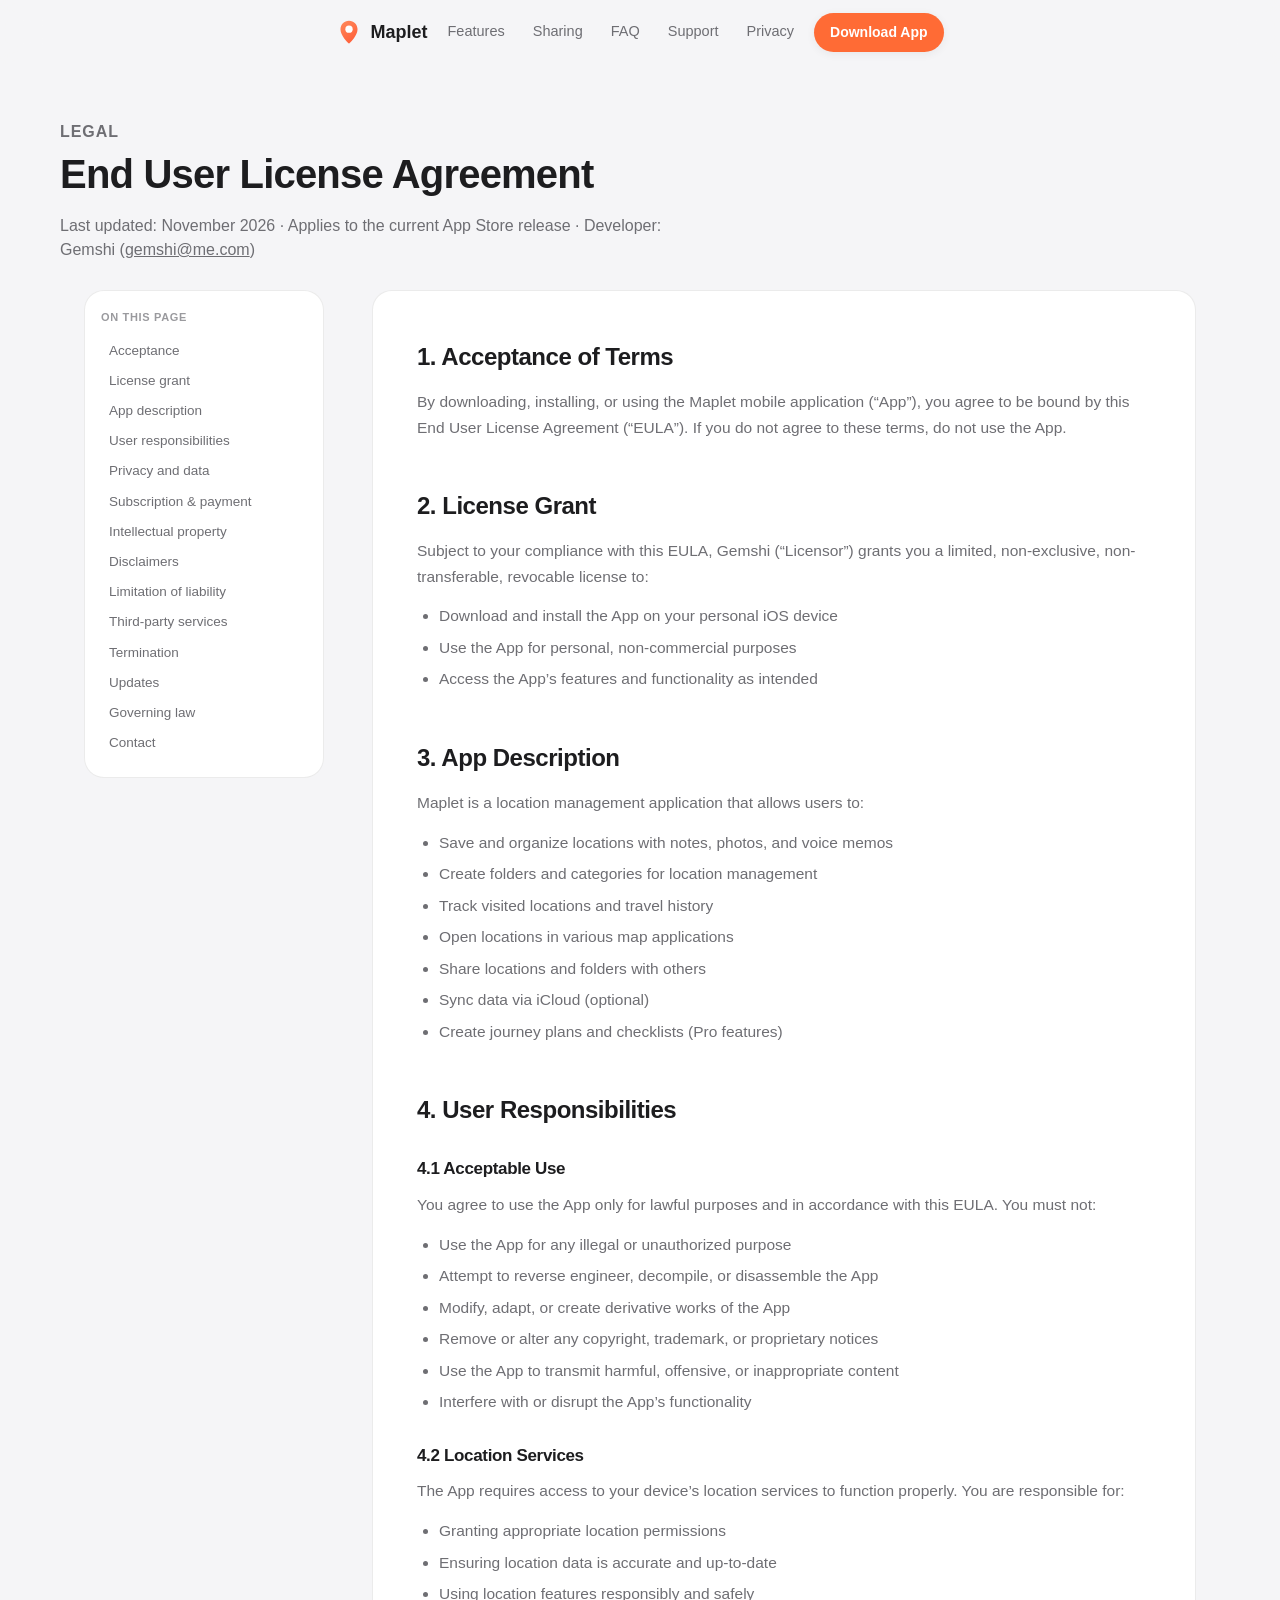
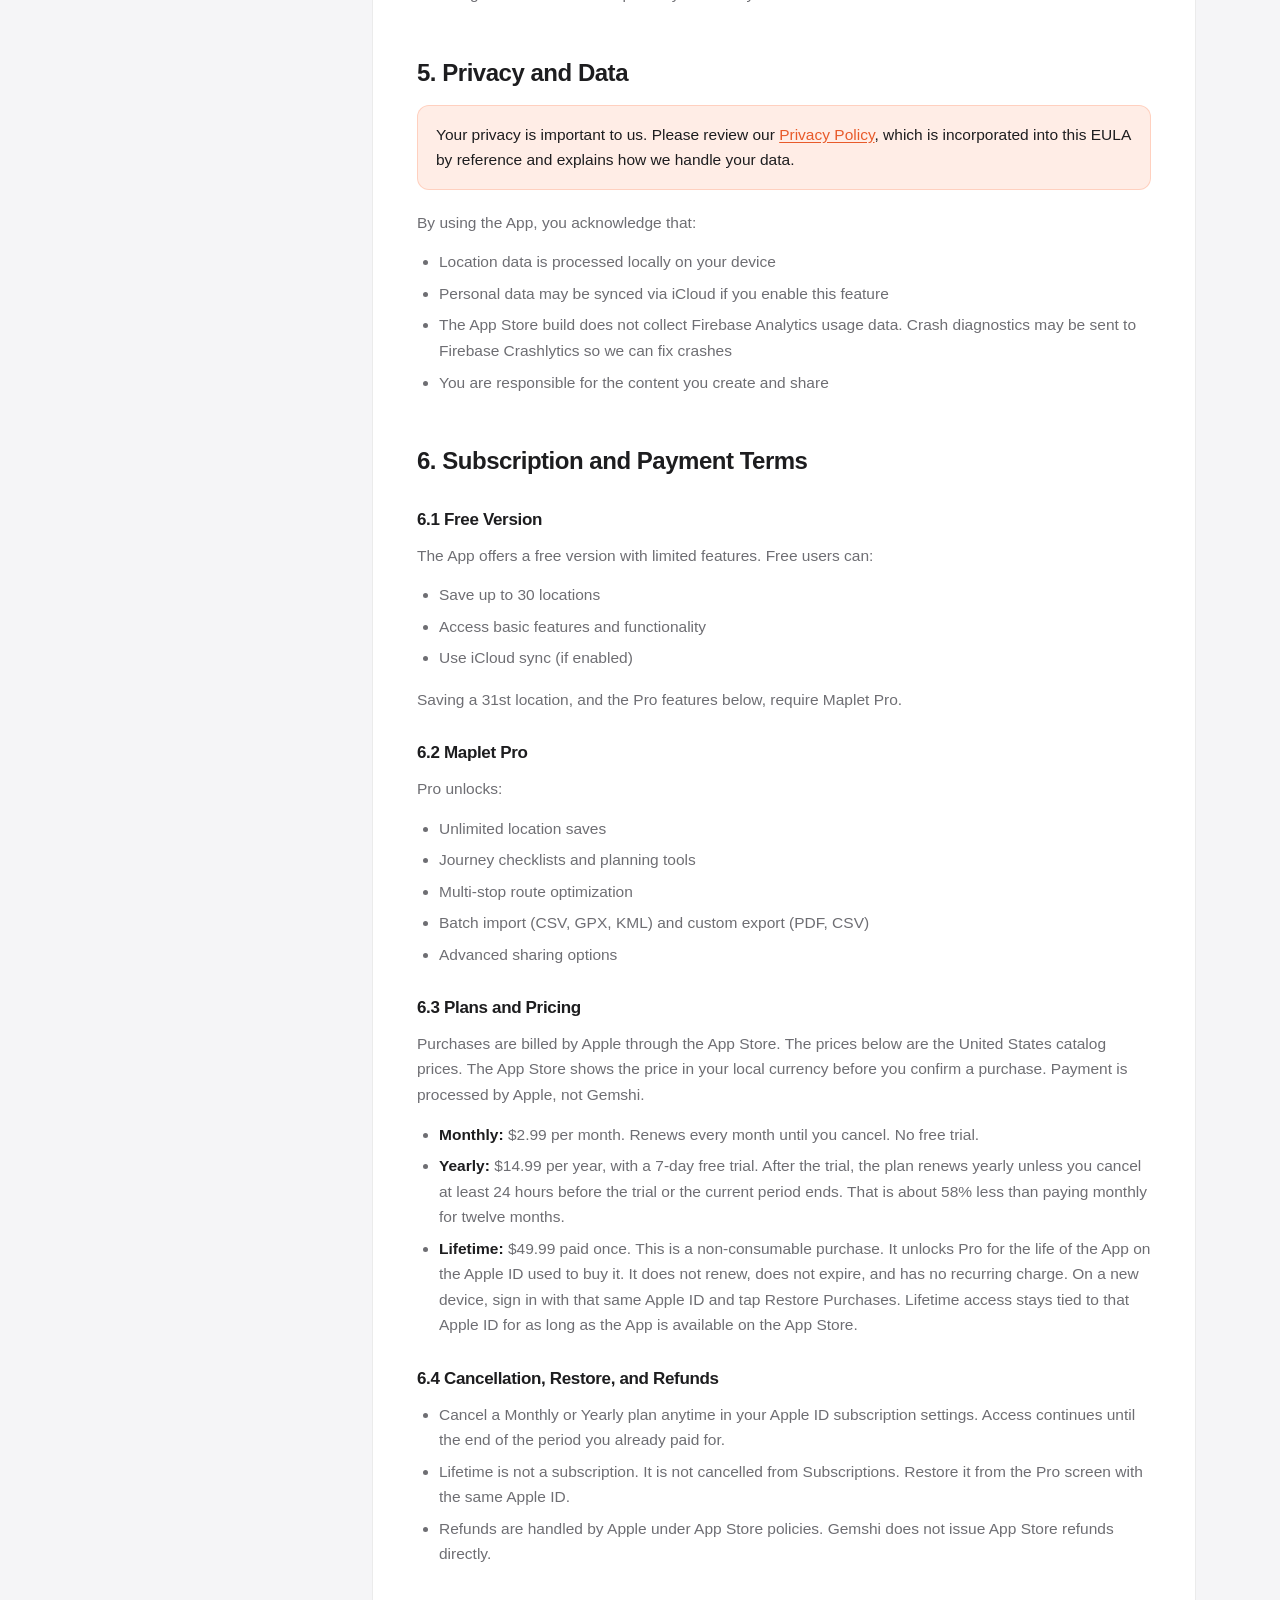
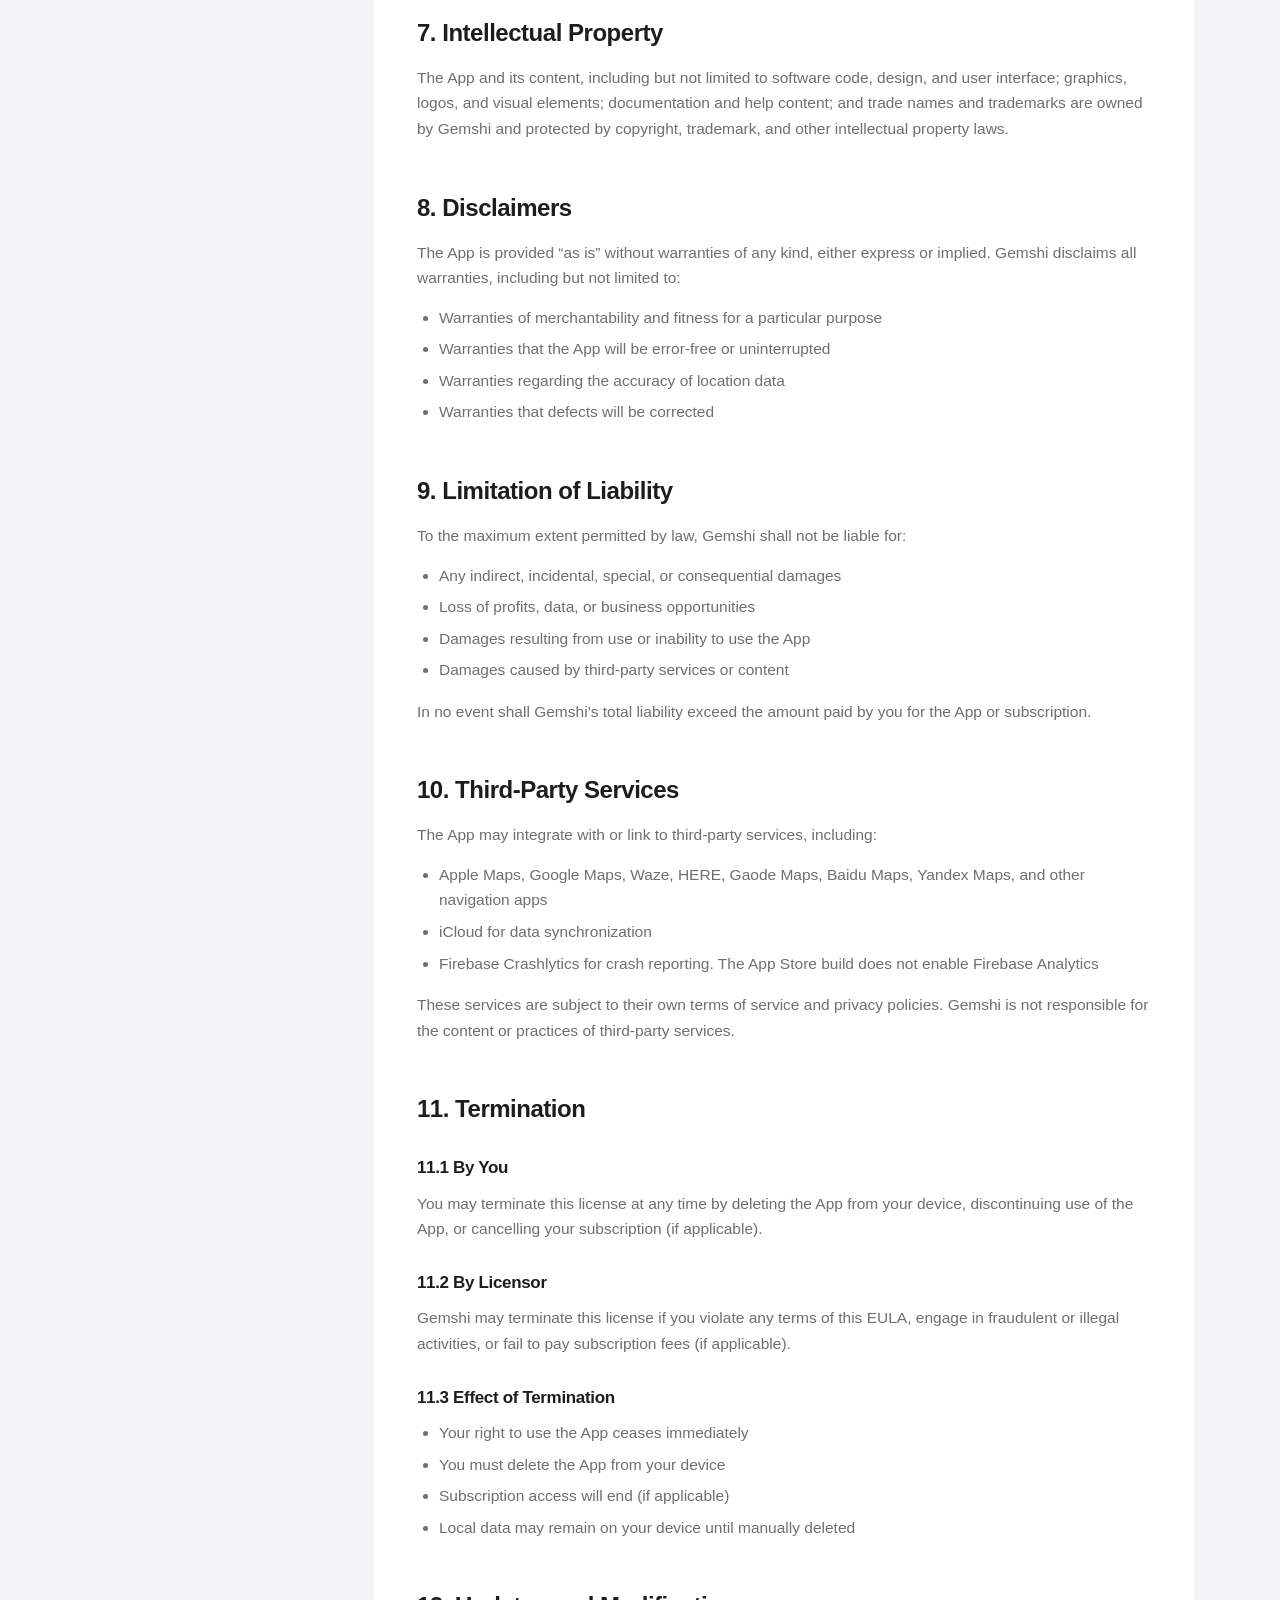
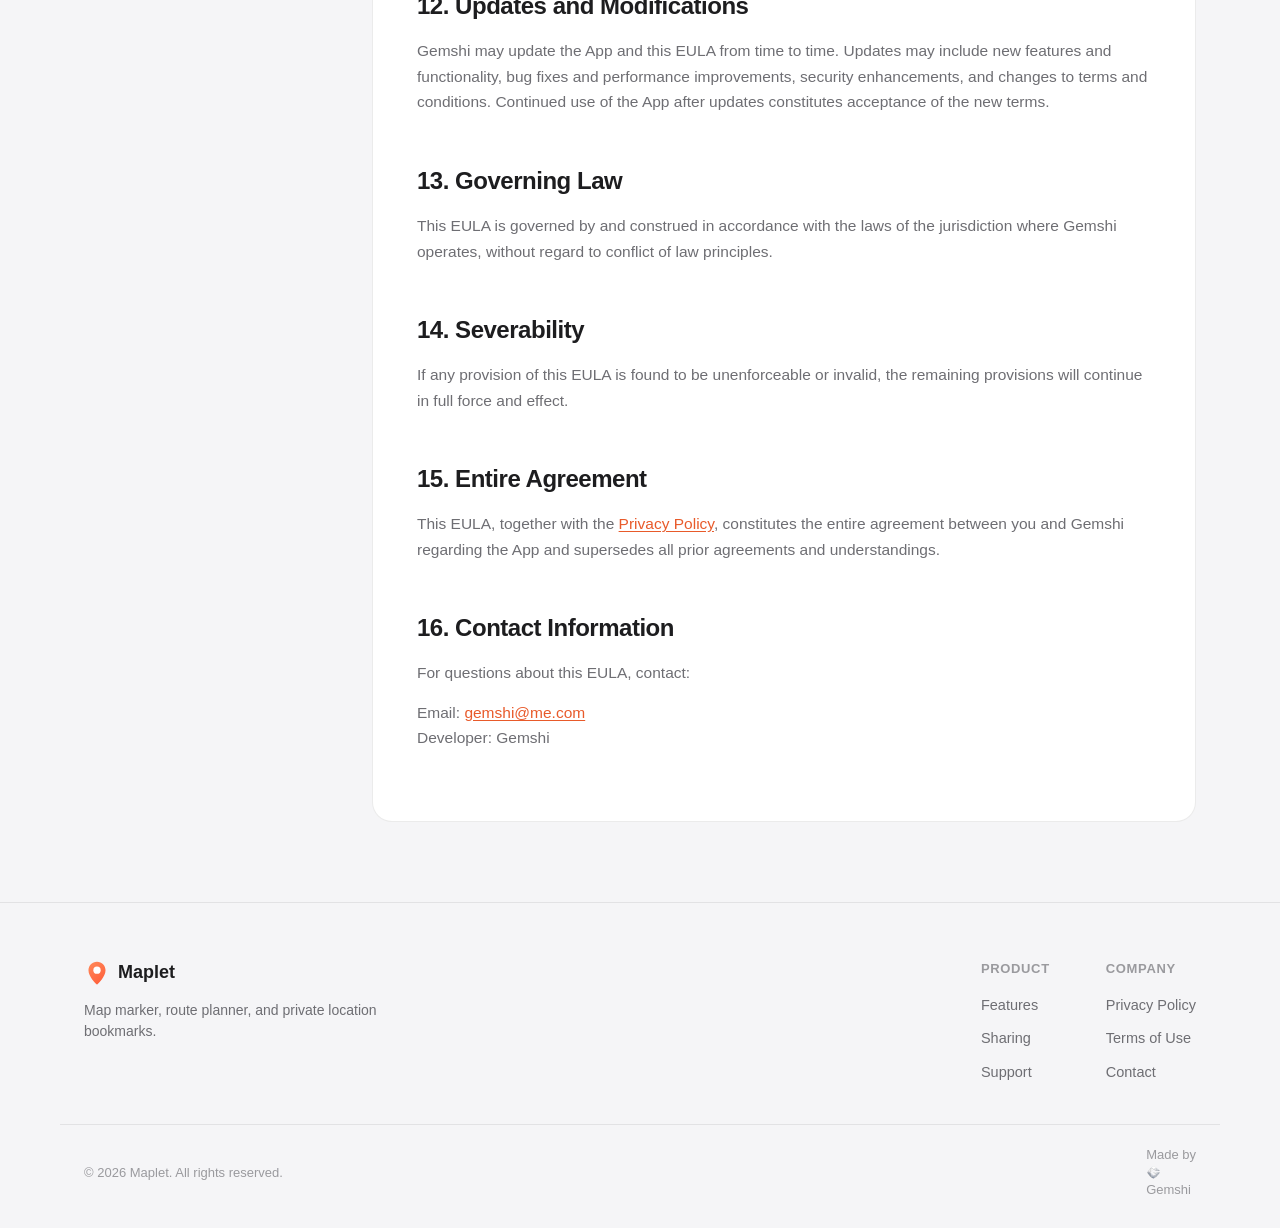
<file: terms.html>
<!DOCTYPE html>
<html lang="en">
<head>
  <meta charset="UTF-8" />
  <meta name="viewport" content="width=device-width, initial-scale=1, viewport-fit=cover" />
  <title>Terms of Use: Maplet</title>
  <meta name="description" content="End User License Agreement for the Maplet iOS app." />
  <meta name="theme-color" content="#F5F5F7" />
  <link rel="canonical" href="https://maplet.net/terms" />
  <link rel="icon" href="/favicon.ico" sizes="any" />
  <link rel="icon" type="image/png" sizes="144x144" href="/images/icon-144.png" />
  <link rel="apple-touch-icon" href="/images/apple-touch-icon.png" />
  <meta property="og:type" content="website" />
  <meta property="og:site_name" content="Maplet" />
  <meta property="og:url" content="https://maplet.net/terms" />
  <meta property="og:title" content="Terms of Use: Maplet" />
  <meta property="og:description" content="End User License Agreement for the Maplet iOS app." />
  <meta property="og:image" content="https://maplet.net/images/MapletScr1.webp" />
  <meta name="twitter:card" content="summary_large_image" />
  <link rel="stylesheet" href="/styles.css" />
</head>
<body>
  <header class="site-header" id="siteHeader">
    <div class="wrap header-inner">
      <a href="/" class="brand">
        <span class="brand-mark" aria-hidden="true">
          <svg viewBox="0 0 32 32" fill="none" xmlns="http://www.w3.org/2000/svg">
            <path d="M16 2C10 2 5.5 6.8 5.5 12.6c0 7.8 9 16.4 10 17.3.3.3.7.3 1 0 1-.9 10-9.5 10-17.3C26.5 6.8 22 2 16 2Z" fill="url(#pinGradient)"/>
            <circle cx="16" cy="12.5" r="4.5" fill="#fff"/>
            <defs>
              <linearGradient id="pinGradient" x1="5.5" y1="2" x2="26.5" y2="29.9" gradientUnits="userSpaceOnUse">
                <stop stop-color="#FF8A5B"/>
                <stop offset="1" stop-color="#FF5A36"/>
              </linearGradient>
            </defs>
          </svg>
        </span>
        <span class="brand-name">Maplet</span>
      </a>
      <nav class="main-nav" id="mainNav">
        <a href="/#features">Features</a>
        <a href="/#share-showcase">Sharing</a>
        <a href="/#faq">FAQ</a>
        <a href="/support">Support</a>
        <a href="/privacy">Privacy</a>
      </nav>
      <div class="header-actions">
        <a class="btn btn-primary btn-sm" href="https://apps.apple.com/app/id6748853120" target="_blank" rel="noopener">Download App</a>
        <button class="nav-toggle" id="navToggle" aria-label="Toggle menu" aria-expanded="false" aria-controls="mainNav">
          <span></span><span></span><span></span>
        </button>
      </div>
    </div>
  </header>

  <main>
    <div class="wrap doc-hero">
      <p class="eyebrow">Legal</p>
      <h1>End User License Agreement</h1>
      <p>Last updated: November 2026 · Applies to the current App Store release · Developer: Gemshi (<a href="mailto:gemshi@me.com">gemshi@me.com</a>)</p>
    </div>

    <div class="wrap doc-layout">
      <nav class="doc-toc" aria-label="On this page">
        <h2>On this page</h2>
        <a href="#acceptance">Acceptance</a>
        <a href="#license">License grant</a>
        <a href="#description">App description</a>
        <a href="#responsibilities">User responsibilities</a>
        <a href="#privacy">Privacy and data</a>
        <a href="#subscription">Subscription &amp; payment</a>
        <a href="#ip">Intellectual property</a>
        <a href="#disclaimers">Disclaimers</a>
        <a href="#liability">Limitation of liability</a>
        <a href="#third-party">Third-party services</a>
        <a href="#termination">Termination</a>
        <a href="#updates">Updates</a>
        <a href="#governing">Governing law</a>
        <a href="#contact">Contact</a>
      </nav>

      <article class="prose">
        <h2 id="acceptance">1. Acceptance of Terms</h2>
        <p>By downloading, installing, or using the Maplet mobile application (“App”), you agree to be bound by this End User License Agreement (“EULA”). If you do not agree to these terms, do not use the App.</p>

        <h2 id="license">2. License Grant</h2>
        <p>Subject to your compliance with this EULA, Gemshi (“Licensor”) grants you a limited, non-exclusive, non-transferable, revocable license to:</p>
        <ul>
          <li>Download and install the App on your personal iOS device</li>
          <li>Use the App for personal, non-commercial purposes</li>
          <li>Access the App’s features and functionality as intended</li>
        </ul>

        <h2 id="description">3. App Description</h2>
        <p>Maplet is a location management application that allows users to:</p>
        <ul>
          <li>Save and organize locations with notes, photos, and voice memos</li>
          <li>Create folders and categories for location management</li>
          <li>Track visited locations and travel history</li>
          <li>Open locations in various map applications</li>
          <li>Share locations and folders with others</li>
          <li>Sync data via iCloud (optional)</li>
          <li>Create journey plans and checklists (Pro features)</li>
        </ul>

        <h2 id="responsibilities">4. User Responsibilities</h2>
        <h3>4.1 Acceptable Use</h3>
        <p>You agree to use the App only for lawful purposes and in accordance with this EULA. You must not:</p>
        <ul>
          <li>Use the App for any illegal or unauthorized purpose</li>
          <li>Attempt to reverse engineer, decompile, or disassemble the App</li>
          <li>Modify, adapt, or create derivative works of the App</li>
          <li>Remove or alter any copyright, trademark, or proprietary notices</li>
          <li>Use the App to transmit harmful, offensive, or inappropriate content</li>
          <li>Interfere with or disrupt the App’s functionality</li>
        </ul>
        <h3>4.2 Location Services</h3>
        <p>The App requires access to your device’s location services to function properly. You are responsible for:</p>
        <ul>
          <li>Granting appropriate location permissions</li>
          <li>Ensuring location data is accurate and up-to-date</li>
          <li>Using location features responsibly and safely</li>
        </ul>

        <h2 id="privacy">5. Privacy and Data</h2>
        <div class="callout">
          <p>Your privacy is important to us. Please review our <a href="/privacy">Privacy Policy</a>, which is incorporated into this EULA by reference and explains how we handle your data.</p>
        </div>
        <p>By using the App, you acknowledge that:</p>
        <ul>
          <li>Location data is processed locally on your device</li>
          <li>Personal data may be synced via iCloud if you enable this feature</li>
          <li>The App Store build does not collect Firebase Analytics usage data. Crash diagnostics may be sent to Firebase Crashlytics so we can fix crashes</li>
          <li>You are responsible for the content you create and share</li>
        </ul>

        <h2 id="subscription">6. Subscription and Payment Terms</h2>
        <h3>6.1 Free Version</h3>
        <p>The App offers a free version with limited features. Free users can:</p>
        <ul>
          <li>Save up to 30 locations</li>
          <li>Access basic features and functionality</li>
          <li>Use iCloud sync (if enabled)</li>
        </ul>
        <p>Saving a 31st location, and the Pro features below, require Maplet Pro.</p>
        <h3>6.2 Maplet Pro</h3>
        <p>Pro unlocks:</p>
        <ul>
          <li>Unlimited location saves</li>
          <li>Journey checklists and planning tools</li>
          <li>Multi-stop route optimization</li>
          <li>Batch import (CSV, GPX, KML) and custom export (PDF, CSV)</li>
          <li>Advanced sharing options</li>
        </ul>
        <h3>6.3 Plans and Pricing</h3>
        <p>Purchases are billed by Apple through the App Store. The prices below are the United States catalog prices. The App Store shows the price in your local currency before you confirm a purchase. Payment is processed by Apple, not Gemshi.</p>
        <ul>
          <li><strong>Monthly:</strong> $2.99 per month. Renews every month until you cancel. No free trial.</li>
          <li><strong>Yearly:</strong> $14.99 per year, with a 7-day free trial. After the trial, the plan renews yearly unless you cancel at least 24 hours before the trial or the current period ends. That is about 58% less than paying monthly for twelve months.</li>
          <li><strong>Lifetime:</strong> $49.99 paid once. This is a non-consumable purchase. It unlocks Pro for the life of the App on the Apple ID used to buy it. It does not renew, does not expire, and has no recurring charge. On a new device, sign in with that same Apple ID and tap Restore Purchases. Lifetime access stays tied to that Apple ID for as long as the App is available on the App Store.</li>
        </ul>
        <h3>6.4 Cancellation, Restore, and Refunds</h3>
        <ul>
          <li>Cancel a Monthly or Yearly plan anytime in your Apple ID subscription settings. Access continues until the end of the period you already paid for.</li>
          <li>Lifetime is not a subscription. It is not cancelled from Subscriptions. Restore it from the Pro screen with the same Apple ID.</li>
          <li>Refunds are handled by Apple under App Store policies. Gemshi does not issue App Store refunds directly.</li>
        </ul>

        <h2 id="ip">7. Intellectual Property</h2>
        <p>The App and its content, including but not limited to software code, design, and user interface; graphics, logos, and visual elements; documentation and help content; and trade names and trademarks are owned by Gemshi and protected by copyright, trademark, and other intellectual property laws.</p>

        <h2 id="disclaimers">8. Disclaimers</h2>
        <p>The App is provided “as is” without warranties of any kind, either express or implied. Gemshi disclaims all warranties, including but not limited to:</p>
        <ul>
          <li>Warranties of merchantability and fitness for a particular purpose</li>
          <li>Warranties that the App will be error-free or uninterrupted</li>
          <li>Warranties regarding the accuracy of location data</li>
          <li>Warranties that defects will be corrected</li>
        </ul>

        <h2 id="liability">9. Limitation of Liability</h2>
        <p>To the maximum extent permitted by law, Gemshi shall not be liable for:</p>
        <ul>
          <li>Any indirect, incidental, special, or consequential damages</li>
          <li>Loss of profits, data, or business opportunities</li>
          <li>Damages resulting from use or inability to use the App</li>
          <li>Damages caused by third-party services or content</li>
        </ul>
        <p>In no event shall Gemshi’s total liability exceed the amount paid by you for the App or subscription.</p>

        <h2 id="third-party">10. Third-Party Services</h2>
        <p>The App may integrate with or link to third-party services, including:</p>
        <ul>
          <li>Apple Maps, Google Maps, Waze, HERE, Gaode Maps, Baidu Maps, Yandex Maps, and other navigation apps</li>
          <li>iCloud for data synchronization</li>
          <li>Firebase Crashlytics for crash reporting. The App Store build does not enable Firebase Analytics</li>
        </ul>
        <p>These services are subject to their own terms of service and privacy policies. Gemshi is not responsible for the content or practices of third-party services.</p>

        <h2 id="termination">11. Termination</h2>
        <h3>11.1 By You</h3>
        <p>You may terminate this license at any time by deleting the App from your device, discontinuing use of the App, or cancelling your subscription (if applicable).</p>
        <h3>11.2 By Licensor</h3>
        <p>Gemshi may terminate this license if you violate any terms of this EULA, engage in fraudulent or illegal activities, or fail to pay subscription fees (if applicable).</p>
        <h3>11.3 Effect of Termination</h3>
        <ul>
          <li>Your right to use the App ceases immediately</li>
          <li>You must delete the App from your device</li>
          <li>Subscription access will end (if applicable)</li>
          <li>Local data may remain on your device until manually deleted</li>
        </ul>

        <h2 id="updates">12. Updates and Modifications</h2>
        <p>Gemshi may update the App and this EULA from time to time. Updates may include new features and functionality, bug fixes and performance improvements, security enhancements, and changes to terms and conditions. Continued use of the App after updates constitutes acceptance of the new terms.</p>

        <h2 id="governing">13. Governing Law</h2>
        <p>This EULA is governed by and construed in accordance with the laws of the jurisdiction where Gemshi operates, without regard to conflict of law principles.</p>

        <h2 id="severability">14. Severability</h2>
        <p>If any provision of this EULA is found to be unenforceable or invalid, the remaining provisions will continue in full force and effect.</p>

        <h2 id="entire">15. Entire Agreement</h2>
        <p>This EULA, together with the <a href="/privacy">Privacy Policy</a>, constitutes the entire agreement between you and Gemshi regarding the App and supersedes all prior agreements and understandings.</p>

        <h2 id="contact">16. Contact Information</h2>
        <p>For questions about this EULA, contact:</p>
        <p>Email: <a href="mailto:gemshi@me.com">gemshi@me.com</a><br />Developer: Gemshi</p>
      </article>
    </div>
  </main>

  <footer class="site-footer">
    <div class="wrap footer-inner">
      <div class="footer-brand">
        <a href="/" class="brand">
          <span class="brand-mark" aria-hidden="true">
            <svg viewBox="0 0 32 32" fill="none" xmlns="http://www.w3.org/2000/svg">
              <path d="M16 2C10 2 5.5 6.8 5.5 12.6c0 7.8 9 16.4 10 17.3.3.3.7.3 1 0 1-.9 10-9.5 10-17.3C26.5 6.8 22 2 16 2Z" fill="url(#pinGradientFooter)"/>
              <circle cx="16" cy="12.5" r="4.5" fill="#fff"/>
              <defs>
                <linearGradient id="pinGradientFooter" x1="5.5" y1="2" x2="26.5" y2="29.9" gradientUnits="userSpaceOnUse">
                  <stop stop-color="#FF8A5B"/>
                  <stop offset="1" stop-color="#FF5A36"/>
                </linearGradient>
              </defs>
            </svg>
          </span>
          <span class="brand-name">Maplet</span>
        </a>
        <p>Map marker, route planner, and private location bookmarks.</p>
      </div>
      <div class="footer-links">
        <div class="footer-col">
          <h4>Product</h4>
          <a href="/#features">Features</a>
          <a href="/#share-showcase">Sharing</a>
          <a href="/support">Support</a>
        </div>
        <div class="footer-col">
          <h4>Company</h4>
          <a href="/privacy">Privacy Policy</a>
          <a href="/terms">Terms of Use</a>
          <a href="mailto:gemshi@me.com">Contact</a>
        </div>
      </div>
    </div>
    <div class="wrap footer-bottom">
      <p>© <span id="year"></span> Maplet. All rights reserved.</p>
      <p class="footer-credit">Made by <img src="images/GemshiLogoDark.png" alt="" width="16" height="16" /> Gemshi</p>
    </div>
  </footer>
  <script src="script.js"></script>
</body>
</html>
</file>
<file: styles.css>
/* ==========================================================================
   Maplet Landing Page — styles.css
   Clean, minimalist Apple/iOS-inspired marketing site.
   ========================================================================== */

:root {
  --bg: #F5F5F7;
  --surface: #FFFFFF;
  --text: #1D1D1F;
  --text-secondary: #6E6E73;
  --text-tertiary: #9A9A9E;

  --accent: #FF6B35;
  --accent-dark: #E85A2A;
  --accent-soft: rgba(255, 107, 53, 0.12);
  --accent-2: #0A84FF;

  --border: rgba(0, 0, 0, 0.08);
  --radius: 20px;
  --radius-sm: 12px;
  --shadow-sm: 0 2px 10px rgba(0, 0, 0, 0.06);
  --shadow-md: 0 12px 32px rgba(0, 0, 0, 0.10);
  --shadow-lg: 0 24px 64px rgba(0, 0, 0, 0.16);

  --header-h: 64px;
  --max-width: 1160px;
}

* { box-sizing: border-box; }

html {
  scroll-behavior: smooth;
  scroll-padding-top: var(--header-h);
}

html, body {
  margin: 0;
  padding: 0;
}

body {
  font-family: -apple-system, BlinkMacSystemFont, "SF Pro Display", "SF Pro Text", "Segoe UI", Roboto, Helvetica, Arial, sans-serif;
  color: var(--text);
  background: var(--bg);
  -webkit-font-smoothing: antialiased;
  line-height: 1.5;
}

img { max-width: 100%; display: block; }

a { color: inherit; }

h1, h2, h3, h4 { margin: 0; letter-spacing: -0.02em; }

.wrap {
  max-width: var(--max-width);
  margin: 0 auto;
  padding: 0 24px;
}

.eyebrow {
  font-size: 13px;
  font-weight: 700;
  color: var(--accent);
  text-transform: uppercase;
  letter-spacing: 0.06em;
  margin: 0 0 10px;
}

/* Scroll-reveal animation base state (activated via JS adding .is-visible) */
[data-reveal] {
  opacity: 0;
  transform: translateY(18px);
  transition: opacity 0.7s ease, transform 0.7s ease;
}

[data-reveal].is-visible {
  opacity: 1;
  transform: translateY(0);
}

/* ---------------------------------------------------------------------- */
/* Buttons                                                                  */
/* ---------------------------------------------------------------------- */

.btn {
  display: inline-flex;
  align-items: center;
  justify-content: center;
  gap: 8px;
  font-size: 15px;
  font-weight: 600;
  padding: 13px 22px;
  border-radius: 100px;
  border: none;
  cursor: pointer;
  text-decoration: none;
  white-space: nowrap;
  position: relative;
  isolation: isolate;
  transition: transform 0.2s cubic-bezier(.2, .8, .2, 1);
  -webkit-tap-highlight-color: transparent;
}

/* Hover lift + glow without animating box-shadow/filter: the shadow and the
   highlight live on pseudo-elements and only their opacity changes. */
.btn::before,
.btn::after {
  content: "";
  position: absolute;
  inset: 0;
  border-radius: inherit;
  opacity: 0;
  pointer-events: none;
  z-index: -1;
  transition: opacity 0.2s ease;
}

.btn::before { background: rgba(255, 255, 255, 0.14); }
.btn::after  { box-shadow: var(--shadow-md); }

@media (hover: hover) {
  .btn:hover { transform: translate3d(0, -1px, 0); }
  .btn:hover::before,
  .btn:hover::after { opacity: 1; }
  .btn-ghost:hover::before,
  .btn-ghost:hover::after { opacity: 0; }
}

.btn:active { transform: scale(0.97); }

.btn-primary {
  background: var(--accent);
  color: #fff;
  box-shadow: var(--shadow-sm);
}

.btn-ghost {
  background: var(--surface);
  color: var(--text);
  border: 1px solid var(--border);
}

.btn-ghost:hover { border-color: var(--accent); color: var(--accent); }

.btn-light {
  background: #fff;
  color: var(--accent-dark);
  box-shadow: var(--shadow-sm);
}

.btn-light::before { background: rgba(255, 107, 53, 0.06); }

.btn-sm { padding: 9px 16px; font-size: 14px; }

.btn-appstore {
  background: #000;
  color: #fff;
  padding: 11px 20px;
}

.btn-appstore::before { background: rgba(255, 255, 255, 0.18); }

.appstore-text {
  display: flex;
  flex-direction: column;
  align-items: flex-start;
  line-height: 1.15;
  font-size: 16px;
  font-weight: 600;
}

.appstore-text small {
  font-size: 10.5px;
  font-weight: 400;
  opacity: 0.85;
}

/* ---------------------------------------------------------------------- */
/* Header                                                                   */
/* ---------------------------------------------------------------------- */

.site-header {
  position: sticky;
  top: 0;
  z-index: 100;
  height: var(--header-h);
  display: flex;
  align-items: center;
  background: rgba(245, 245, 247, 0.7);
  backdrop-filter: blur(20px) saturate(1.6);
  -webkit-backdrop-filter: blur(20px) saturate(1.6);
}

/* Hairline fades in on scroll (opacity only, no border/background repaint) */
.site-header::after {
  content: "";
  position: absolute;
  left: 0;
  right: 0;
  bottom: 0;
  height: 1px;
  background: var(--border);
  opacity: 0;
  transition: opacity 0.25s ease;
}

.site-header.is-scrolled::after { opacity: 1; }

.header-inner {
  display: flex;
  align-items: center;
  justify-content: space-between;
  gap: 20px;
}

.brand {
  display: inline-flex;
  align-items: center;
  gap: 8px;
  text-decoration: none;
  font-weight: 700;
  font-size: 18px;
  color: var(--text);
}

.brand-mark { width: 26px; height: 26px; flex-shrink: 0; }
.brand-mark svg { width: 100%; height: 100%; }

.main-nav {
  display: flex;
  align-items: center;
  gap: 28px;
  font-size: 14.5px;
  font-weight: 500;
}

.main-nav a {
  text-decoration: none;
  color: var(--text-secondary);
  transition: color 0.15s ease;
}

.main-nav a:hover,
.main-nav a[aria-current="page"] { color: var(--text); }

.main-nav a[aria-current="page"] { font-weight: 600; }

.btn:focus-visible,
.main-nav a:focus-visible,
.nav-toggle:focus-visible {
  outline: 2px solid var(--accent);
  outline-offset: 3px;
}

.header-actions {
  display: flex;
  align-items: center;
  gap: 12px;
}

.nav-toggle {
  display: none;
  flex-direction: column;
  justify-content: center;
  gap: 4px;
  width: 34px;
  height: 34px;
  border: none;
  background: none;
  cursor: pointer;
  padding: 0;
}

.nav-toggle span {
  display: block;
  width: 20px;
  height: 2px;
  background: var(--text);
  margin: 0 auto;
  transition: transform 0.2s ease, opacity 0.2s ease;
}

/* ---------------------------------------------------------------------- */
/* Hero                                                                     */
/* ---------------------------------------------------------------------- */

.hero {
  position: relative;
  padding: 72px 0 40px;
  overflow: hidden;
}

/* Background: drifting topographic contours + warm glow. Both layers only
   ever animate `transform`, so they stay on the compositor. */
.hero-bg {
  position: absolute;
  inset: 0;
  pointer-events: none;
  z-index: 0;
  -webkit-mask-image: radial-gradient(ellipse 75% 70% at 62% 42%, #000 35%, transparent 80%);
          mask-image: radial-gradient(ellipse 75% 70% at 62% 42%, #000 35%, transparent 80%);
}

.hero-contours {
  position: absolute;
  top: -6%;
  left: -8%;
  width: 116%;
  max-width: none;
  height: auto;
  opacity: 0;
  animation:
    contours-in 1.6s ease-out .2s forwards,
    contours-drift 48s ease-in-out 1.8s infinite alternate;
}

@keyframes contours-in { to { opacity: .55; } }
@keyframes contours-drift {
  from { transform: translate3d(0, 0, 0) rotate(0deg); }
  to   { transform: translate3d(-3%, 2%, 0) rotate(1.5deg); }
}

.hero-glow {
  position: absolute;
  top: -180px;
  left: 58%;
  width: 900px;
  height: 760px;
  transform: translateX(-50%);
  background: radial-gradient(circle at 50% 40%, rgba(255, 107, 53, .22), transparent 62%);
}

.hero-inner {
  position: relative;
  z-index: 1;
  display: grid;
  grid-template-columns: 1fr 1fr;
  gap: 32px;
  align-items: center;
}

.hero-copy h1 {
  font-size: 46px;
  line-height: 1.08;
  font-weight: 800;
  margin-bottom: 14px;
}

/* Headline: each line slides up from behind a clip mask */
.hero-title .line {
  display: block;
  overflow: hidden;
  padding-bottom: .06em;     /* keep descenders inside the mask */
  margin-bottom: -.06em;
}

.hero-title .line > span {
  display: block;
  transform: translate3d(0, 105%, 0);
  animation: line-up .9s cubic-bezier(.2, .8, .2, 1) var(--d, 0s) forwards;
}

@keyframes line-up { to { transform: translate3d(0, 0, 0); } }

.hero-in {
  opacity: 0;
  transform: translate3d(0, 14px, 0);
  animation: hero-in .8s cubic-bezier(.2, .8, .2, 1) var(--d, 0s) forwards;
}

@keyframes hero-in { to { opacity: 1; transform: translate3d(0, 0, 0); } }

/* ---- Hero stage: three layered phones + a pin that drops onto the map ---- */

.hero-stage {
  position: relative;
  height: 600px;
  perspective: 1400px;
}

.hero-rig {
  position: absolute;
  inset: 0;
  transform-style: preserve-3d;
  transform:
    rotateX(calc(var(--py, 0) * -5deg))
    rotateY(calc(var(--px, 0) * 7deg));
}

.hero-rig.is-tilting { will-change: transform; }

.hero-phone {
  position: absolute;
  top: 50%;
  left: 50%;
  opacity: 0;
}

.hero-phone-inner {
  transform: translate3d(
    calc(var(--px, 0) * var(--depth, 0) * 1px),
    calc(var(--py, 0) * var(--depth, 0) * 1px),
    0
  );
}

.hero-phone img {
  width: 100%;
  height: auto;
  filter: drop-shadow(0 30px 40px rgba(0, 0, 0, .22));
}

.hero-phone--center {
  width: 330px;
  margin: -305px 0 0 -165px;
  z-index: 3;
  animation: phone-center 1.1s cubic-bezier(.16, 1, .3, 1) .15s forwards;
}

.hero-phone--left {
  width: 220px;
  margin: -220px 0 0 -110px;
  z-index: 1;
  --x: -150px; --r: -9deg;
  animation: phone-fan 1.2s cubic-bezier(.16, 1, .3, 1) .45s forwards;
}

.hero-phone--right {
  width: 228px;
  margin: -232px 0 0 -114px;
  z-index: 2;
  --x: 156px; --r: 8deg;
  animation: phone-fan 1.2s cubic-bezier(.16, 1, .3, 1) .55s forwards;
}

@keyframes phone-center {
  from { opacity: 0; transform: translate3d(0, 70px, 0) scale(.94); }
  to   { opacity: 1; transform: translate3d(0, 0, 0) scale(1); }
}

/* Side phones start tucked behind the center phone, then fan out */
@keyframes phone-fan {
  from { opacity: 0; transform: translate3d(0, 40px, 0) rotate(0deg) scale(.92); }
  to   { opacity: 1; transform: translate3d(var(--x), 18px, 0) rotate(var(--r)) scale(1); }
}

/* The pin: drops in with a bounce, lands, then ripples like a sonar ping */
.hero-pin {
  position: absolute;
  top: 31%;
  left: 39%;
  width: 64px;
  height: 64px;
  z-index: 4;
  transform: translate3d(
    calc(var(--px, 0) * var(--depth, 0) * 1px),
    calc(var(--py, 0) * var(--depth, 0) * 1px),
    0
  );
}

.hero-pin-float {
  position: absolute;
  inset: 0;
  opacity: 0;
  animation: pin-fade .01s linear 1.15s forwards;
}

@keyframes pin-fade { to { opacity: 1; } }

.hero-pin-mark {
  position: absolute;
  inset: 0;
  width: 64px;
  height: 64px;
  filter: drop-shadow(0 8px 10px rgba(232, 90, 42, .35));
  transform-origin: 50% 100%;
  transform: translate3d(0, -220px, 0);
  animation: pin-drop .9s cubic-bezier(.3, 0, .5, 1) 1.15s forwards;
}

@keyframes pin-drop {
  0%   { transform: translate3d(0, -220px, 0) scale(1, 1); }
  55%  { transform: translate3d(0, 0, 0) scale(1, 1); }
  64%  { transform: translate3d(0, 0, 0) scale(1.14, .82); }
  76%  { transform: translate3d(0, -16px, 0) scale(.96, 1.05); }
  88%  { transform: translate3d(0, 0, 0) scale(1.03, .97); }
  100% { transform: translate3d(0, 0, 0) scale(1, 1); }
}

.hero-pin-shadow {
  position: absolute;
  left: 50%;
  bottom: -4px;
  width: 30px;
  height: 9px;
  margin-left: -15px;
  border-radius: 50%;
  background: rgba(0, 0, 0, .28);
  transform: scale(.2);
  opacity: 0;
  animation: pin-shadow .9s cubic-bezier(.3, 0, .5, 1) 1.15s forwards;
}

@keyframes pin-shadow {
  0%   { transform: scale(.2); opacity: 0; }
  55%  { transform: scale(1.15); opacity: 1; }
  100% { transform: scale(1); opacity: .85; }
}

.hero-pin-ripple {
  position: absolute;
  left: 50%;
  bottom: -2px;
  width: 120px;
  height: 40px;
  margin-left: -60px;
  border-radius: 50%;
  border: 2px solid rgba(255, 107, 53, .7);
  transform: scale(.1);
  opacity: 0;
  animation: pin-ripple 3.6s cubic-bezier(.2, .7, .3, 1) 1.65s infinite;
}

.hero-pin-ripple + .hero-pin-ripple { animation-delay: 1.95s; }

@keyframes pin-ripple {
  0%   { transform: scale(.1); opacity: .9; }
  45%  { transform: scale(1.6); opacity: 0; }
  100% { transform: scale(1.6); opacity: 0; }
}

.hero-punch {
  font-size: 22px;
  font-weight: 700;
  letter-spacing: -0.02em;
  line-height: 1.3;
  margin: 0 0 16px;
  color: var(--text);
}

.hero-sub {
  font-size: 18px;
  color: var(--text-secondary);
  max-width: 480px;
  margin: 0 0 32px;
}

.hero-ctas {
  display: flex;
  flex-wrap: wrap;
  gap: 12px;
  margin-bottom: 18px;
}

.hero-trust {
  font-size: 13px;
  color: var(--text-tertiary);
  margin: 0;
}


/* ---------------------------------------------------------------------- */
/* Features: asymmetric intro + capability list                             */
/* ---------------------------------------------------------------------- */

.features {
  padding: 56px 0 100px;
  position: relative;
  overflow: hidden;
}

.features::before {
  content: "";
  position: absolute;
  inset: 12% auto auto -8%;
  width: min(52vw, 520px);
  height: min(52vw, 520px);
  border-radius: 50%;
  background: radial-gradient(circle, var(--accent-soft), transparent 68%);
  pointer-events: none;
  z-index: 0;
}

.features-inner {
  position: relative;
  z-index: 1;
  display: grid;
  grid-template-columns: minmax(240px, 0.9fr) minmax(0, 1.2fr);
  gap: clamp(40px, 6vw, 80px);
  align-items: start;
}

.features-intro {
  position: sticky;
  top: calc(var(--header-h) + 28px);
  padding-top: 8px;
}

.features-intro .eyebrow {
  text-align: left;
}

.features-intro h2 {
  font-size: clamp(28px, 3.4vw, 40px);
  font-weight: 800;
  line-height: 1.12;
  letter-spacing: -0.03em;
  max-width: 14ch;
}

.features-lede {
  margin: 18px 0 0;
  font-size: 17px;
  line-height: 1.55;
  color: var(--text-secondary);
  max-width: 34ch;
}

.capability-list {
  list-style: none;
  margin: 0;
  padding: 0;
  border-top: 1px solid var(--border);
}

.capability-item {
  display: grid;
  grid-template-columns: 56px 1fr;
  gap: 18px;
  align-items: start;
  padding: 26px 0;
  border-bottom: 1px solid var(--border);
  opacity: 0;
  transform: translateY(14px);
  transition:
    opacity 0.55s ease,
    transform 0.55s ease;
}

.capability-list.is-visible .capability-item {
  opacity: 1;
  transform: translateY(0);
}

.capability-list.is-visible .capability-item:nth-child(1) { transition-delay: 0.05s; }
.capability-list.is-visible .capability-item:nth-child(2) { transition-delay: 0.14s; }
.capability-list.is-visible .capability-item:nth-child(3) { transition-delay: 0.23s; }
.capability-list.is-visible .capability-item:nth-child(4) { transition-delay: 0.32s; }

.capability-mark {
  width: 56px;
  height: 56px;
  flex-shrink: 0;
  display: flex;
  align-items: center;
  justify-content: center;
  transition: transform 0.35s ease;
}

.capability-mark img {
  width: 56px;
  height: 56px;
  border-radius: 14px;
  box-shadow: var(--shadow-sm);
}

.capability-item:hover .capability-mark {
  transform: scale(1.05);
}

.capability-copy h3 {
  font-size: 20px;
  font-weight: 700;
  letter-spacing: -0.02em;
  margin: 2px 0 6px;
}

.capability-copy p {
  margin: 0;
  font-size: 15.5px;
  line-height: 1.5;
  color: var(--text-secondary);
  max-width: 46ch;
}

.section-heading {
  text-align: center;
  max-width: 640px;
  margin: 0 auto 52px;
}

.section-heading h2 {
  font-size: 34px;
  font-weight: 800;
}

/* ---------------------------------------------------------------------- */
/* Alternating showcase rows                                                */
/* ---------------------------------------------------------------------- */

.showcase { padding: 20px 0 100px; }

.showcase-row {
  display: grid;
  grid-template-columns: 1fr 1fr;
  gap: 56px;
  align-items: center;
  padding: 56px 0;
}

.showcase-row + .showcase-row {
  border-top: 1px solid var(--border);
}

.showcase-row.reverse .showcase-copy { order: 2; }
.showcase-row.reverse .showcase-media { order: 1; }

.showcase-copy h2 {
  font-size: 30px;
  font-weight: 800;
  margin-bottom: 14px;
}

.showcase-copy p {
  font-size: 15.5px;
  color: var(--text-secondary);
  margin: 0 0 18px;
}

.checklist {
  list-style: none;
  margin: 0 0 24px;
  padding: 0;
  display: flex;
  flex-direction: column;
  gap: 10px;
}

.checklist li {
  position: relative;
  padding-left: 26px;
  font-size: 14.5px;
  color: var(--text);
}

.checklist li::before {
  content: "";
  position: absolute;
  left: 0;
  top: 3px;
  width: 18px;
  height: 18px;
  border-radius: 50%;
  background: var(--accent-soft);
  background-image: url("data:image/svg+xml,%3Csvg xmlns='http://www.w3.org/2000/svg' viewBox='0 0 24 24' fill='none' stroke='%23FF6B35' stroke-width='3' stroke-linecap='round' stroke-linejoin='round'%3E%3Cpath d='M5 13l4 4L19 7'/%3E%3C/svg%3E");
  background-repeat: no-repeat;
  background-position: center;
  background-size: 11px;
}

.showcase-media {
  border-radius: var(--radius);
  overflow: hidden;
  box-shadow: var(--shadow-md);
}

/* ---------------------------------------------------------------------- */
/* Universal link showcase                                                  */
/* ---------------------------------------------------------------------- */

.share-showcase {
  background: var(--surface);
  padding: 90px 0;
  border-top: 1px solid var(--border);
  border-bottom: 1px solid var(--border);
}

.share-showcase-inner {
  display: grid;
  grid-template-columns: 1fr 1fr;
  gap: 56px;
  align-items: center;
}

.share-copy h2 {
  font-size: 32px;
  font-weight: 800;
  margin-bottom: 16px;
}

.share-copy > p {
  font-size: 15.5px;
  color: var(--text-secondary);
  margin: 0 0 20px;
}

.share-media-frame {
  border-radius: var(--radius);
  overflow: hidden;
  box-shadow: var(--shadow-md);
  background: #111;
}

/* ---------------------------------------------------------------------- */
/* Closing CTA band                                                         */
/* ---------------------------------------------------------------------- */

.cta-band {
  padding: 80px 24px;
}

.cta-inner {
  max-width: 720px;
  text-align: center;
  padding: 64px 40px;
  border-radius: 28px;
  background: linear-gradient(160deg, #FF7A45 0%, var(--accent-dark) 100%);
  color: #fff;
  box-shadow: var(--shadow-lg);
}

.cta-inner h2 {
  font-size: 32px;
  font-weight: 800;
  margin-bottom: 10px;
}

.cta-inner p {
  font-size: 16px;
  opacity: 0.92;
  margin: 0 0 28px;
}

/* ---------------------------------------------------------------------- */
/* Homepage FAQ                                                             */
/* ---------------------------------------------------------------------- */

.home-faq {
  padding: 20px 0 80px;
}

.home-faq-list {
  max-width: 760px;
  margin: 0 auto;
  background: var(--surface);
  border: 1px solid var(--border);
  border-radius: var(--radius);
  padding: 12px 32px 28px;
}

.home-faq-list dt:first-child { margin-top: 16px; }

/* ---------------------------------------------------------------------- */
/* Footer                                                                   */
/* ---------------------------------------------------------------------- */

.site-footer {
  background: var(--bg);
  border-top: 1px solid var(--border);
  padding-top: 56px;
}

.footer-inner {
  display: flex;
  justify-content: space-between;
  gap: 48px;
  flex-wrap: wrap;
  padding-bottom: 40px;
}

.footer-brand {
  max-width: 300px;
  display: flex;
  flex-direction: column;
  gap: 14px;
}

.footer-brand p {
  font-size: 14px;
  color: var(--text-secondary);
  margin: 0;
}

.footer-brand .btn-appstore {
  align-self: flex-start;
}

.footer-links {
  display: flex;
  gap: 56px;
}

.footer-col {
  display: flex;
  flex-direction: column;
  gap: 12px;
}

.footer-col h4 {
  font-size: 13px;
  text-transform: uppercase;
  letter-spacing: 0.05em;
  color: var(--text-tertiary);
  margin-bottom: 4px;
}

.footer-col a {
  font-size: 14.5px;
  text-decoration: none;
  color: var(--text-secondary);
  transition: color 0.15s ease;
}

.footer-col a:hover { color: var(--text); }

.footer-bottom {
  display: flex;
  justify-content: space-between;
  align-items: center;
  gap: 12px;
  padding: 20px 24px 28px;
  border-top: 1px solid var(--border);
  font-size: 13px;
  color: var(--text-tertiary);
  flex-wrap: wrap;
}

.footer-bottom p { margin: 0; }

.footer-credit-link {
  display: inline-flex;
  align-items: center;
  gap: 6px;
  color: inherit;
  text-decoration: none;
  transition: opacity 0.15s ease;
}

.footer-credit-link:hover,
.footer-credit-link:focus-visible {
  color: inherit;
  text-decoration: none;
  opacity: 0.72;
}

.footer-credit-link img {
  border-radius: 4px;
}

/* ---------------------------------------------------------------------- */
/* Responsive                                                               */
/* ---------------------------------------------------------------------- */

@media (max-width: 980px) {
  .features-inner {
    grid-template-columns: 1fr;
    gap: 36px;
  }

  .features-intro {
    position: static;
  }

  .features-intro h2 {
    max-width: 18ch;
  }
}

@media (max-width: 860px) {
  .hero-inner,
  .showcase-row,
  .showcase-row.reverse,
  .share-showcase-inner {
    grid-template-columns: 1fr;
  }
  .showcase-row.reverse .showcase-copy,
  .showcase-row.reverse .showcase-media { order: initial; }
  .hero-copy h1 { font-size: 34px; }
  .hero-punch { font-size: 19px; }
  .hero-sub { max-width: none; }
}

@media (max-width: 720px) {
  .main-nav {
    position: fixed;
    top: var(--header-h);
    left: 0;
    right: 0;
    background: var(--surface);
    border-bottom: 1px solid var(--border);
    flex-direction: column;
    align-items: flex-start;
    gap: 4px;
    padding: 12px 24px 20px;
    transform: translateY(-8px);
    opacity: 0;
    visibility: hidden;
    transition: opacity 0.2s ease, transform 0.2s ease, visibility 0.2s;
  }

  .main-nav.is-open {
    transform: translateY(0);
    opacity: 1;
    visibility: visible;
  }

  .main-nav a { padding: 10px 0; width: 100%; }

  .nav-toggle { display: flex; }
  .header-actions .btn-primary.btn-sm { display: none; }

  .features { padding: 40px 0 72px; }
  .features-intro h2 { max-width: none; }
  .capability-item {
    grid-template-columns: 48px 1fr;
    gap: 14px;
    padding: 22px 0;
  }
  .capability-mark,
  .capability-mark img {
    width: 48px;
    height: 48px;
  }
  .capability-mark img { border-radius: 12px; }
  .capability-copy h3 { font-size: 18px; }

  .hero { padding: 48px 0 64px; }
  .hero-copy h1 { font-size: 30px; }
  .hero-punch { font-size: 18px; }

  .section-heading h2 { font-size: 27px; }
  .showcase-copy h2, .share-copy h2 { font-size: 25px; }

  .cta-inner { padding: 48px 24px; }
  .cta-inner h2 { font-size: 26px; }

  .footer-inner { flex-direction: column; gap: 32px; }
  .footer-links { gap: 32px; }
}

@media (max-width: 420px) {
  .hero-ctas { flex-direction: column; align-items: stretch; }
  .hero-ctas .btn { width: 100%; }
}

/* ---------------------------------------------------------------------- */
/* Legal / support document pages                                           */
/* ---------------------------------------------------------------------- */

.doc-hero {
  padding: 56px 0 28px;
}

.doc-hero h1 {
  font-size: 40px;
  font-weight: 800;
  margin-bottom: 10px;
}

.doc-hero p {
  margin: 0;
  color: var(--text-secondary);
  font-size: 16px;
  max-width: 640px;
}

.doc-layout {
  display: grid;
  grid-template-columns: 240px 1fr;
  gap: 48px;
  align-items: start;
  padding-bottom: 80px;
}

.doc-toc {
  position: sticky;
  top: calc(var(--header-h) + 20px);
  background: var(--surface);
  border: 1px solid var(--border);
  border-radius: var(--radius);
  padding: 18px 16px;
  max-height: calc(100vh - var(--header-h) - 40px);
  overflow-y: auto;
}

.doc-toc h2 {
  font-size: 11px;
  text-transform: uppercase;
  letter-spacing: 0.06em;
  color: var(--text-tertiary);
  margin-bottom: 10px;
}

.doc-toc a {
  display: block;
  font-size: 13.5px;
  color: var(--text-secondary);
  text-decoration: none;
  padding: 6px 8px;
  border-radius: 8px;
  line-height: 1.35;
}

.doc-toc a:hover,
.doc-toc a[aria-current="true"] {
  color: var(--text);
  background: var(--accent-soft);
}

.prose {
  background: var(--surface);
  border: 1px solid var(--border);
  border-radius: var(--radius);
  padding: 40px 44px 56px;
  min-width: 0;
}

.prose h2 {
  font-size: 24px;
  font-weight: 800;
  margin: 40px 0 14px;
  padding-top: 8px;
  scroll-margin-top: calc(var(--header-h) + 16px);
}

.prose h2:first-child { margin-top: 0; }

.prose h3 {
  font-size: 17px;
  font-weight: 700;
  margin: 28px 0 10px;
  scroll-margin-top: calc(var(--header-h) + 16px);
}

.prose p,
.prose li {
  font-size: 15.5px;
  color: var(--text-secondary);
  line-height: 1.65;
}

.prose p { margin: 0 0 14px; }

.prose ul, .prose ol {
  margin: 0 0 16px;
  padding-left: 22px;
}

.prose li { margin-bottom: 6px; }

.prose li strong,
.prose p strong {
  color: var(--text);
  font-weight: 600;
}

.prose a {
  color: var(--accent-dark);
  text-decoration: underline;
  text-underline-offset: 2px;
}

.prose table {
  width: 100%;
  border-collapse: collapse;
  margin: 8px 0 20px;
  font-size: 14.5px;
}

.prose th,
.prose td {
  text-align: left;
  padding: 10px 12px;
  border-bottom: 1px solid var(--border);
  vertical-align: top;
  color: var(--text-secondary);
}

.prose th {
  color: var(--text);
  font-weight: 600;
  background: var(--bg);
}

.prose code {
  font-family: ui-monospace, SFMono-Regular, Menlo, Consolas, monospace;
  font-size: 0.88em;
  background: var(--bg);
  padding: 1px 6px;
  border-radius: 6px;
  color: var(--text);
}

.callout {
  background: var(--accent-soft);
  border: 1px solid rgba(255, 107, 53, 0.22);
  border-radius: var(--radius-sm);
  padding: 16px 18px;
  margin: 8px 0 20px;
}

.callout p { margin: 0; color: var(--text); }

.callout p + p { margin-top: 8px; }

.faq dt {
  font-weight: 700;
  color: var(--text);
  margin-top: 18px;
  font-size: 15.5px;
}

.faq dd {
  margin: 6px 0 0;
  color: var(--text-secondary);
  font-size: 15.5px;
  line-height: 1.65;
}

@media (max-width: 860px) {
  .doc-layout { grid-template-columns: 1fr; }
  .doc-toc {
    position: static;
    max-height: none;
    display: grid;
    grid-template-columns: 1fr 1fr;
    gap: 0 12px;
  }
  .doc-toc h2 { grid-column: 1 / -1; }
  .prose { padding: 28px 22px 40px; }
  .doc-hero h1 { font-size: 32px; }
}

@media (max-width: 520px) {
  .doc-toc { grid-template-columns: 1fr; }
}

/* ====================================================================== */
/* Motion system                                                            */
/* Everything below animates only transform, opacity, or clip-path.        */
/* ====================================================================== */

/* ---- Reveal variants (script.js adds .is-visible once in view) -------- */

/* The clip goes on the child: a zero-area clip on the observed element
   itself would stop IntersectionObserver from ever reporting it visible. */
[data-reveal="iris"] {
  opacity: 1;
  transform: none;
}

[data-reveal="iris"] > * {
  clip-path: circle(0% at 70% 50%);
  transition: clip-path 1.1s cubic-bezier(.65, 0, .35, 1);
}

[data-reveal="iris"].is-visible > * { clip-path: circle(150% at 70% 50%); }

[data-reveal="zoom"] {
  transform: translate3d(0, 24px, 0) scale(.94);
  transition: opacity .8s ease, transform 1s cubic-bezier(.16, 1, .3, 1);
}

[data-reveal="zoom"].is-visible { transform: none; }

/* ---- Route connectors: a dashed route that draws between sections ------ */

.route-connector {
  position: relative;
  height: 150px;
  margin-top: -10px;
  margin-bottom: -10px;
  pointer-events: none;
}

.route-connector svg {
  position: absolute;
  inset: 0;
  width: 100%;
  height: 100%;
  overflow: visible;
  clip-path: inset(0 0 100% 0);
}

.route-path {
  fill: none;
  stroke: var(--accent);
  stroke-width: 2.5;
  stroke-linecap: round;
  stroke-dasharray: 2 9;
  vector-effect: non-scaling-stroke;
  opacity: .55;
}

.route-stop {
  position: absolute;
  width: 14px;
  height: 14px;
  margin: -7px 0 0 -7px;
  border-radius: 50%;
  background: #fff;
  border: 3px solid var(--accent);
  box-shadow: 0 0 0 5px var(--accent-soft);
  transform: scale(0);
}

/* The SVG spans the connector's full box, so stops sit at the path's ends */
.route-stop--a { top: 4%;  left: 16%; }
.route-stop--b { top: 96%; left: 84%; }
.route-connector--flip .route-stop--a { left: 84%; }
.route-connector--flip .route-stop--b { left: 16%; }

/* Fallback (no scroll timelines): draw once when it enters the viewport */
.route-connector svg { transition: clip-path 1.4s cubic-bezier(.65, 0, .35, 1) .15s; }
.route-stop { transition: transform .5s cubic-bezier(.34, 1.56, .64, 1); }
.route-connector.is-visible svg { clip-path: inset(0 0 0 0); }
.route-connector.is-visible .route-stop--a { transform: scale(1); }
.route-connector.is-visible .route-stop--b { transform: scale(1); transition-delay: 1.3s; }

/* Progressive enhancement: tie the drawing to scroll position */
@supports (animation-timeline: view()) {
  .route-connector svg,
  .route-stop { transition: none; }

  .route-connector svg {
    animation: route-draw linear both;
    animation-timeline: view();
    animation-range: entry 30% cover 60%;
  }

  .route-stop--a {
    animation: stop-pop linear both;
    animation-timeline: view();
    animation-range: entry 20% entry 60%;
  }

  .route-stop--b {
    animation: stop-pop linear both;
    animation-timeline: view();
    animation-range: cover 52% cover 64%;
  }
}

@keyframes route-draw {
  from { clip-path: inset(0 0 100% 0); }
  to   { clip-path: inset(0 0 0 0); }
}

@keyframes stop-pop {
  0%   { transform: scale(0); }
  70%  { transform: scale(1.25); }
  100% { transform: scale(1); }
}

/* ---- Story: pinned phone that changes screens as the steps scroll ------ */

.story { padding: 40px 0 20px; }

.story .section-heading { margin-bottom: 24px; }

.story-steps {
  list-style: none;
  margin: 0;
  padding: 0;
}

.story-step {
  padding: 40px 0;
}

.story-step + .story-step { border-top: 1px solid var(--border); }

.story-num {
  display: inline-block;
  font-size: 13px;
  font-weight: 800;
  letter-spacing: .08em;
  color: var(--text-tertiary);
  margin-bottom: 6px;
  font-variant-numeric: tabular-nums;
}

.story-copy h3 {
  font-size: 28px;
  font-weight: 800;
  line-height: 1.15;
  margin-bottom: 14px;
}

.story-copy > p {
  font-size: 15.5px;
  color: var(--text-secondary);
  margin: 0 0 18px;
  max-width: 46ch;
}

/* Mobile / touch / small screens: plain stacked steps with inline phones */
.story-shot-inline {
  display: block;
  width: min(280px, 78%);
  height: auto;
  margin: 8px auto 0;
  filter: drop-shadow(0 24px 32px rgba(0, 0, 0, .18));
}

.story-stage { display: none; }

/* Desktop with a real mouse: sticky phone stage. Scrolling stays native;
   only what the phone shows responds to scroll position. */
@media (min-width: 1024px) and (hover: hover) and (pointer: fine) {
  .story-grid {
    display: grid;
    grid-template-columns: minmax(0, 1fr) minmax(0, 1fr);
    gap: 48px;
  }

  .story-step {
    min-height: 88vh;
    display: flex;
    align-items: center;
    padding: 0;
  }

  .story-step + .story-step { border-top: 0; }

  .story-step[data-reveal] { opacity: 1; transform: none; }

  .story-copy {
    max-width: 480px;
    opacity: .28;
    transform: translate3d(0, 10px, 0);
    transition: opacity .5s ease, transform .6s cubic-bezier(.2, .8, .2, 1);
  }

  .story-step.is-current .story-copy {
    opacity: 1;
    transform: none;
  }

  .story-shot-inline { display: none; }

  .story-stage { display: block; }

  .story-sticky {
    position: sticky;
    top: var(--header-h);
    height: calc(100vh - var(--header-h));
    display: flex;
    align-items: center;
    justify-content: center;
    gap: 40px;
  }

  .story-phone {
    position: relative;
    width: min(330px, 26vw);
    aspect-ratio: 886 / 1816;
  }

  .story-shot {
    position: absolute;
    inset: 0;
    width: 100%;
    height: 100%;
    object-fit: contain;
    opacity: 0;
    transform: translate3d(0, 28px, 0) scale(.96);
    filter: drop-shadow(0 34px 44px rgba(0, 0, 0, .22));
    transition:
      opacity .55s ease,
      transform .8s cubic-bezier(.16, 1, .3, 1);
  }

  /* Screenshot 1 has extra transparent padding; enlarge it to match */
  .story-shot[data-fit="padded"] { transform: translate3d(0, 28px, 0) scale(1.08); }

  .story-shot.is-active { opacity: 1; transform: none; }
  .story-shot[data-fit="padded"].is-active { transform: scale(1.12); }

  .story-glow {
    position: absolute;
    inset: -30% -45%;
    border-radius: 50%;
    opacity: 0;
    transition: opacity .8s ease;
    pointer-events: none;
  }

  .story-glow[data-step="0"] { background: radial-gradient(closest-side, rgba(255, 107, 53, .22), transparent); }
  .story-glow[data-step="1"] { background: radial-gradient(closest-side, rgba(175, 82, 222, .18), transparent); }
  .story-glow[data-step="2"] { background: radial-gradient(closest-side, rgba(10, 132, 255, .2), transparent); }
  .story-glow[data-step="3"] { background: radial-gradient(closest-side, rgba(48, 209, 88, .2), transparent); }
  .story-glow.is-active { opacity: 1; }

  /* Progress rail: the route line as a vertical journey with four stops */
  .story-rail {
    position: relative;
    width: 4px;
    height: 56%;
    border-radius: 4px;
    background: var(--border);
    flex-shrink: 0;
  }

  .story-rail-fill {
    position: absolute;
    inset: 0;
    border-radius: inherit;
    background: var(--accent);
    transform-origin: 50% 0;
    transform: scaleY(0);
  }

  .story-rail-stop {
    position: absolute;
    left: 50%;
    width: 16px;
    height: 16px;
    margin: -8px 0 0 -8px;
    border-radius: 50%;
    background: var(--surface);
    border: 3px solid rgba(0, 0, 0, .14);
  }

  .story-rail-stop::after {
    content: "";
    position: absolute;
    inset: -3px;
    border-radius: 50%;
    background: var(--accent);
    box-shadow: 0 0 0 5px var(--accent-soft);
    transform: scale(0);
    transition: transform .4s cubic-bezier(.34, 1.56, .64, 1);
  }

  .story-rail-stop.is-reached::after { transform: scale(1); }

  .story-rail-stop[data-step="0"] { top: 0; }
  .story-rail-stop[data-step="1"] { top: 33.333%; }
  .story-rail-stop[data-step="2"] { top: 66.666%; }
  .story-rail-stop[data-step="3"] { top: 100%; }
}

/* ---- Compass Target: lights-out section with a live dial ---------------- */

/* A fixed night layer fades in while the section crosses the viewport, so
   the whole screen goes dark, not just the section. Opacity only. */
main { timeline-scope: --compass; }

.lights-out {
  position: fixed;
  inset: 0;
  z-index: 1;
  background: #06080d;
  opacity: 0;
  pointer-events: none;
  display: none;
}

@supports (animation-timeline: view()) {
  .lights-out {
    display: block;
    animation: lights-out linear both;
    animation-timeline: --compass;
    animation-range: cover 0% cover 100%;
  }
}

@keyframes lights-out {
  0%   { opacity: 0; }
  30%  { opacity: 1; }
  70%  { opacity: 1; }
  100% { opacity: 0; }
}

.compass-section {
  position: relative;
  z-index: 2;
  view-timeline: --compass block;
  padding: 120px 0;
  color: #f5f5f7;
  background:
    radial-gradient(ellipse 50% 60% at 72% 50%, rgba(10, 132, 255, .16), transparent 70%),
    #06080d;
  overflow: hidden;
}

.compass-inner {
  display: grid;
  grid-template-columns: minmax(0, .9fr) minmax(0, 1.1fr);
  gap: 56px;
  align-items: center;
}

.compass-copy h2 {
  font-size: 34px;
  font-weight: 800;
  line-height: 1.12;
  margin-bottom: 16px;
  color: #fff;
}

.compass-copy > p {
  font-size: 16px;
  color: rgba(235, 235, 245, .62);
  margin: 0 0 22px;
}

.compass-copy .checklist li { color: #f5f5f7; }
.compass-copy .checklist li::before { background-color: rgba(255, 107, 53, .2); }

.compass-hint {
  display: none;
  font-size: 13px;
  color: rgba(235, 235, 245, .42);
  margin: 0;
}

@media (hover: hover) and (pointer: fine) {
  .compass-hint { display: block; }
}

.compass-stage {
  display: flex;
  flex-direction: column;
  align-items: center;
}

.compass-dial {
  position: relative;
  width: min(560px, 100%);
  aspect-ratio: 1;
}

.compass-ring {
  position: absolute;
  inset: 0;
  width: 100%;
  height: 100%;
  overflow: visible;
}

.dial-halo { fill: none; stroke: rgba(100, 210, 255, .1); stroke-width: 22; }
.dial-rim { fill: none; stroke: rgba(100, 210, 255, .55); stroke-width: 2; }
.dial-inner { fill: rgba(255, 255, 255, .015); stroke: rgba(255, 255, 255, .08); stroke-width: 1.5; }
.dial-minor { stroke: rgba(235, 235, 245, .26); stroke-width: 1.5; }
.dial-major { stroke: rgba(235, 235, 245, .6); stroke-width: 2.5; }

.dial-deg text {
  fill: rgba(235, 235, 245, .32);
  font-size: 13px;
  font-weight: 600;
  text-anchor: middle;
  dominant-baseline: central;
}

.dial-cardinal text {
  fill: #64D2FF;
  font-size: 26px;
  font-weight: 800;
  text-anchor: middle;
  dominant-baseline: central;
}

.dial-cardinal .is-north { fill: #FF453A; }

/* Needle: a full-size layer rotated about the dial center */
.compass-needle {
  position: absolute;
  inset: 0;
  pointer-events: none;
  transform: rotate(calc(var(--a, 321) * 1deg));
}

.compass-tip {
  position: absolute;
  left: 50%;
  top: -4.2%;
  width: 0;
  height: 0;
  margin-left: -12px;
  border-left: 12px solid transparent;
  border-right: 12px solid transparent;
  border-bottom: 20px solid #FF9F0A;
  filter: drop-shadow(0 0 10px rgba(255, 159, 10, .9));
}

.compass-beam {
  position: absolute;
  left: 50%;
  top: 2%;
  width: 34%;
  height: 48%;
  margin-left: -17%;
  clip-path: polygon(50% 100%, 0 0, 100% 0);
  background: linear-gradient(to top, transparent 35%, rgba(255, 159, 10, .26));
}

/* Targets on the rim. Locking on = opacity/transform of pre-painted layers */
.compass-targets {
  position: absolute;
  inset: 0;
  margin: 0;
  padding: 0;
  list-style: none;
}

.ct {
  position: absolute;
  width: 46px;
  height: 46px;
  margin: -23px 0 0 -23px;
  color: var(--c);
}

.ct--star  { --c: #BF5AF2; }
.ct--home  { --c: #0A84FF; }
.ct--sun   { --c: #FF9F0A; }
.ct--car   { --c: #30D158; }
.ct--moon  { --c: #64D2FF; }
.ct--qibla { --c: #AEAEB2; }

.ct-icon {
  position: relative;
  display: flex;
  align-items: center;
  justify-content: center;
  width: 46px;
  height: 46px;
  border-radius: 50%;
  background: #0d1117;
  border: 2px solid var(--c);
}

.ct-icon::after {
  content: "";
  position: absolute;
  inset: -2px;
  border-radius: 50%;
  box-shadow: 0 0 22px 4px var(--c);
  opacity: 0;
  transform: scale(.8);
  transition: opacity .3s ease, transform .4s cubic-bezier(.34, 1.56, .64, 1);
}

.ct-icon svg {
  width: 22px;
  height: 22px;
  fill: var(--c);
  stroke: var(--c);
  stroke-width: 0;
}

.ct--sun .ct-icon svg path { fill: none; stroke-width: 2; }

.ct-label {
  position: absolute;
  top: 100%;
  left: 50%;
  margin-top: 8px;
  white-space: nowrap;
  font-size: 12px;
  font-weight: 700;
  color: #fff;
  padding: 3px 8px;
  border-radius: 999px;
  background: rgba(255, 255, 255, .12);
  opacity: 0;
  transform: translate3d(-50%, -4px, 0);
  transition: opacity .25s ease, transform .3s ease;
}

.ct.is-locked .ct-icon::after { opacity: .75; transform: scale(1.12); }
.ct.is-locked .ct-label { opacity: 1; transform: translate3d(-50%, 0, 0); }

.compass-phone {
  position: absolute;
  left: 50%;
  top: 50%;
  width: 40%;
  transform: translate(-50%, -50%);
}

.compass-phone img {
  width: 100%;
  height: auto;
  filter: drop-shadow(0 30px 60px rgba(0, 0, 0, .7));
}

.compass-readout {
  display: flex;
  align-items: baseline;
  gap: 10px;
  margin: 28px 0 0;
  font-size: 30px;
  font-weight: 800;
  font-variant-numeric: tabular-nums;
  color: #fff;
  contain: layout paint;   /* per-degree text updates repaint only this box */
}

.compass-readout-dir { color: #64D2FF; min-width: 2.2em; }

@media (max-width: 860px) {
  .compass-section { padding: 84px 0; }
  .compass-inner { grid-template-columns: 1fr; gap: 40px; }
  .compass-copy h2 { font-size: 27px; }
}

@media (max-width: 520px) {
  .ct, .ct-icon { width: 36px; height: 36px; }
  .ct { margin: -18px 0 0 -18px; }
  .ct-icon svg { width: 18px; height: 18px; }
  .dial-cardinal text { font-size: 30px; }
  .dial-deg { display: none; }
  .compass-tip { margin-left: -9px; border-left-width: 9px; border-right-width: 9px; border-bottom-width: 15px; }
}

/* ---- Hero + story responsive ------------------------------------------- */

@media (max-width: 1100px) {
  .hero-stage { height: 540px; }
  .hero-phone--center { width: 296px; margin: -274px 0 0 -148px; }
  .hero-phone--left   { width: 196px; margin: -196px 0 0 -98px;  --x: -128px; }
  .hero-phone--right  { width: 204px; margin: -208px 0 0 -102px; --x: 132px; }
}

@media (max-width: 860px) {
  .hero { padding-bottom: 8px; }
  .hero-stage { height: 520px; margin-top: 8px; }
}

@media (max-width: 520px) {
  .hero-stage { height: 430px; }
  .hero-phone--center { width: 236px; margin: -218px 0 0 -118px; }
  .hero-phone--left   { width: 158px; margin: -160px 0 0 -79px; --x: -96px; }
  .hero-phone--right  { width: 164px; margin: -168px 0 0 -82px; --x: 100px; }
  .hero-pin { transform: scale(.8); }
  .route-connector { height: 110px; }
  .story-copy h3 { font-size: 24px; }
}

/* Respect reduced motion preference: everything lands in its final state */
@media (prefers-reduced-motion: reduce) {
  html { scroll-behavior: auto; }
  [data-reveal] { opacity: 1; transform: none; transition: none; }
  [data-reveal="iris"] > * { clip-path: none; transition: none; }
  .capability-item {
    opacity: 1;
    transform: none;
    transition: none;
  }
  .capability-item:hover .capability-mark { transform: none; }

  .hero-contours { animation: none; opacity: .55; }
  .hero-title .line > span,
  .hero-in,
  .hero-phone,
  .hero-pin-float,
  .hero-pin-mark,
  .hero-pin-shadow { animation: none; opacity: 1; transform: none; }
  .hero-phone--left,
  .hero-phone--right { transform: translate3d(var(--x), 18px, 0) rotate(var(--r)); }
  .hero-pin-shadow { opacity: .85; }
  .hero-pin-ripple { display: none; }
  .hero-rig, .hero-phone-inner, .hero-pin { transform: none !important; }

  .route-connector svg { animation: none; transition: none; clip-path: none; }
  .route-stop { animation: none; transition: none; transform: scale(1); }

  .story-copy, .story-shot, .story-glow,
  .story-rail-stop::after { transition: none; }

  .lights-out { display: none; }
  .ct-icon::after, .ct-label { transition: none; }

  .btn, .btn::before, .btn::after { transition: none; }
  .btn:hover { transform: none; }
}
</file>
